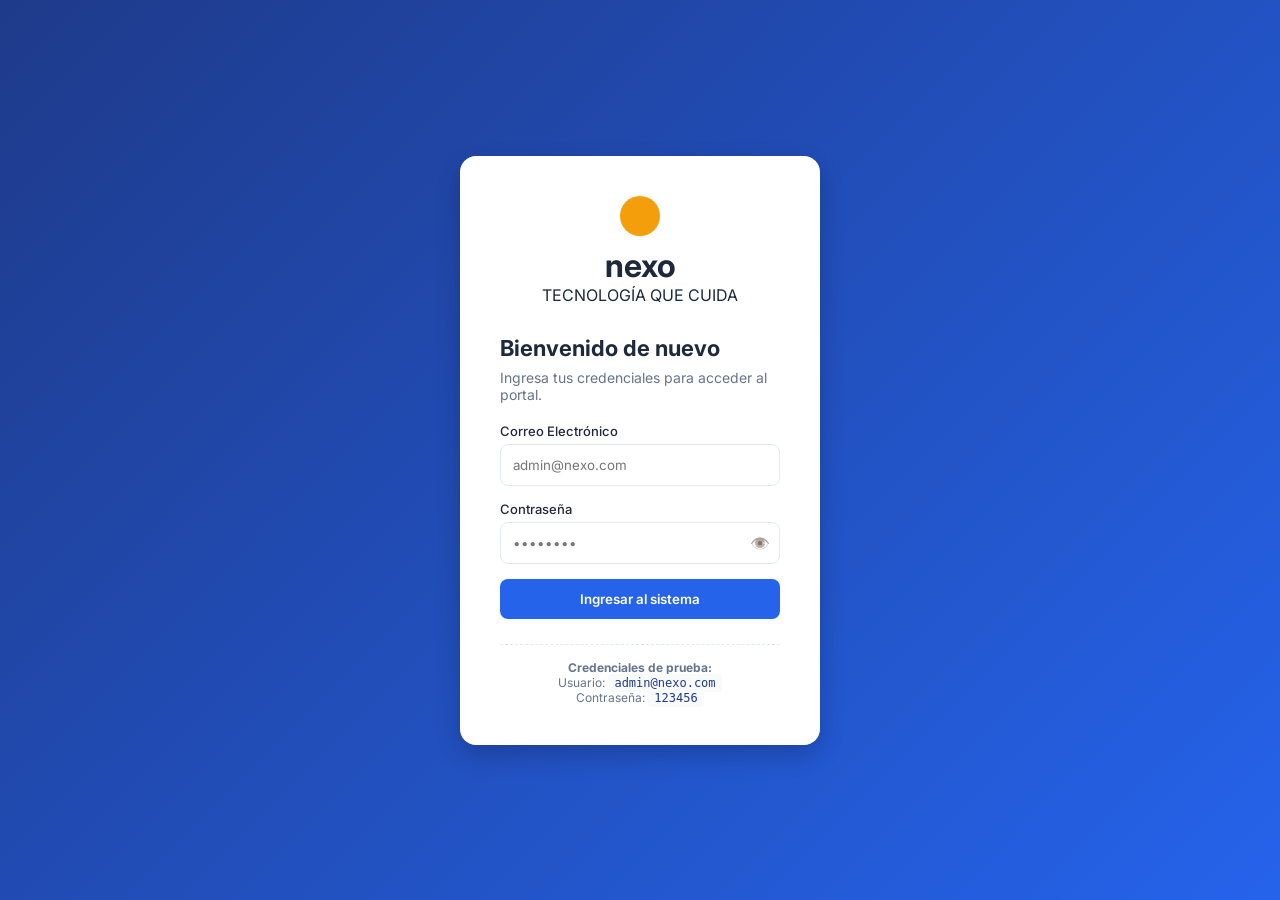
<file: index.html>
<!DOCTYPE html>
<html lang="es">
<head>
    <meta charset="UTF-8">
    <meta name="viewport" content="width=device-width, initial-scale=1.0">
    <title>Login - Nexo</title>
    <link rel="stylesheet" href="./style.css">
    <link href="https://fonts.googleapis.com/css2?family=Inter:wght@400;500;600;700&display=swap" rel="stylesheet">
</head>
<body class="login-body">
    <div class="login-container">
        <div class="login-card">
            <div class="login-logo">
                <div class="logo-icon"></div>
                <h1>nexo</h1>
                <p>TECNOLOGÍA QUE CUIDA</p>
            </div>
            <h2>Bienvenido de nuevo</h2>
            <p class="login-subtitle">Ingresa tus credenciales para acceder al portal.</p>
            
            <!-- Mensaje de error oculto por defecto -->
            <div id="loginError" class="error-msg" style="display: none;">
                ⚠️ Credenciales incorrectas. Inténtalo de nuevo.
            </div>

            <form id="loginForm">
                <div class="input-group">
                    <label for="email">Correo Electrónico</label>
                    <input type="email" id="email" placeholder="admin@nexo.com" required>
                </div>
                <div class="input-group">
                    <label for="password">Contraseña</label>
                    <div class="password-wrapper">
                        <input type="password" id="password" placeholder="••••••••" required>
                        <button type="button" id="togglePassword" class="toggle-pass">👁️</button>
                    </div>
                </div>
                <button type="submit" class="btn-primary">Ingresar al sistema</button>
            </form>
            
            <div class="login-hints">
                <p><strong>Credenciales de prueba:</strong></p>
                <p>Usuario: <code>admin@nexo.com</code></p>
                <p>Contraseña: <code>123456</code></p>
            </div>
        </div>
    </div>
    <script src="./auth.js"></script>
</body>
</html>
</file>
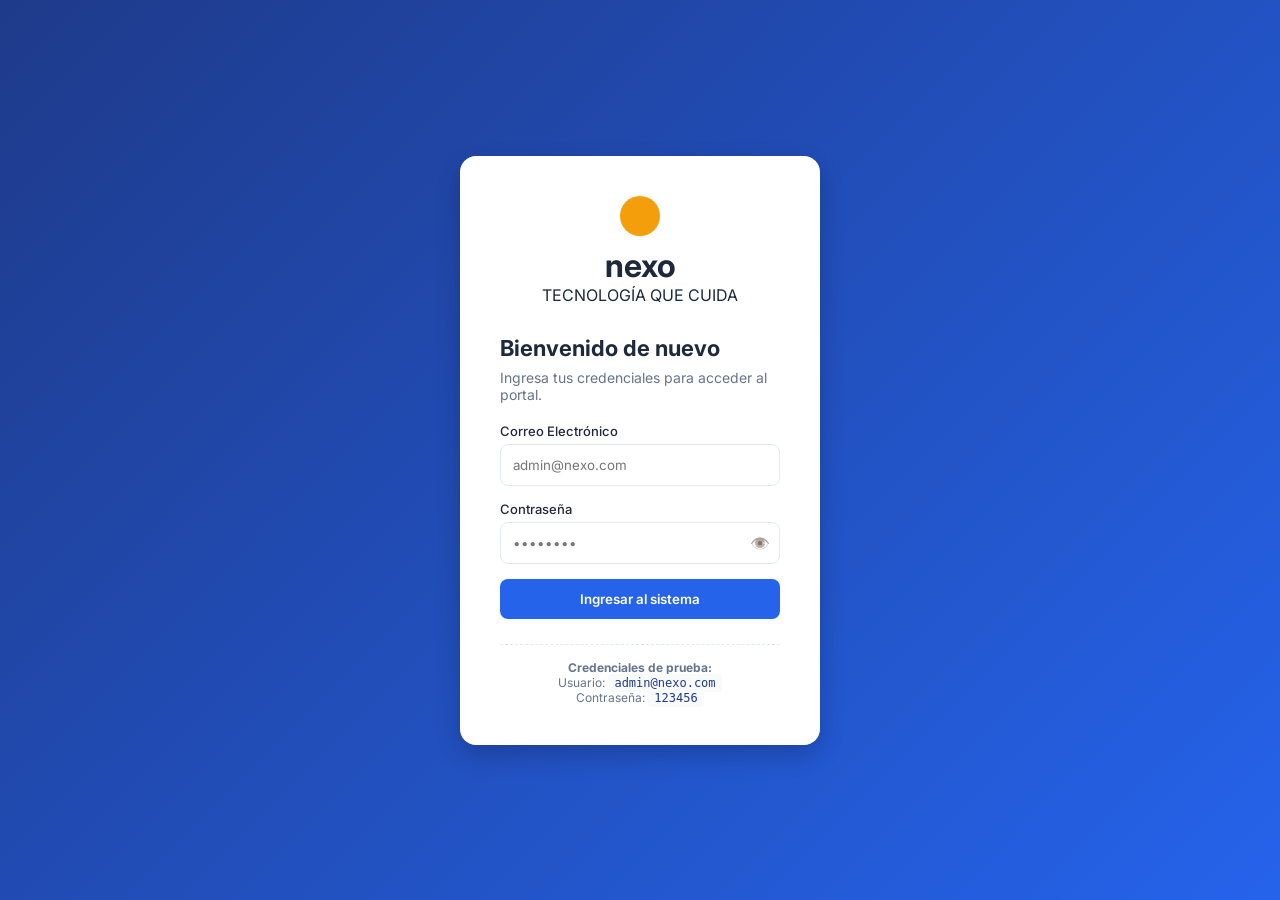
<file: atencion-critica.html>
<!DOCTYPE html>
<html lang="es">
<head>
    <meta charset="UTF-8">
    <meta name="viewport" content="width=device-width, initial-scale=1.0">
    <title>Atención Crítica - Nexo</title>
    <!-- Fuentes -->
    <link href="https://fonts.googleapis.com/css2?family=Inter:wght@400;500;600;700;800&display=swap" rel="stylesheet">
    <!-- CSS Dedicado para esta página (no reutilizado para evitar colisiones) -->
    <link rel="stylesheet" href="./critica.css">
</head>
<body>

    <!-- SIDEBAR (Estructura base) -->
    <aside class="sidebar">
        <div class="sidebar-header">
            <div class="logo">
                <div class="logo-icon">🛡️</div>
                <div>
                    <h1>nexo</h1>
                    <p>TECNOLOGÍA QUE CUIDA</p>
                </div>
            </div>
        </div>

        <div class="tenant-selector">
            <div class="tenant-icon">🏥</div>
            <div>
                <p class="tenant-label">PORTAL DE SOPORTE TI</p>
                <strong>Red Salud Integral</strong>
                <span>12 sedes · Entorno de demostración</span>
            </div>
        </div>

        <nav class="sidebar-nav">
            <p class="nav-section">ESPACIO DE OPERACIÓN</p>
            <a href="inicio.html" class="nav-item">
                <span class="icon">⊞</span> Inicio
            </a>
            <a href="tickets.html" class="nav-item">
                <span class="icon">🎫</span> Tickets <span class="badge">38</span>
            </a>
            <!-- Enlace Activo -->
            <a href="atencion-critica.html" class="nav-item active-critical">
                <span class="icon">🚨</span> Atención crítica
            </a>
            <a href="indicadores.html" class="nav-item">
                <span class="icon">📊</span> Indicadores
            </a>
            <div class="nav-divider"></div>
            <a href="./base-conocimiento.html" class="nav-item">
                <span class="icon">📚</span> Base de conocimiento
            </a>
            <a href="./configuracion.html" class="nav-item">
                <span class="icon">⚙️</span> Configuración
            </a>
        </nav>

        <div class="sidebar-footer">
            <div class="support-card-vibrant">
                <h4>Contigo, las 24 horas</h4>
                <p>El equipo de guardia está disponible para ayudarte.</p>
                <a href="#" class="btn-link-warm">Contactar soporte →</a>
            </div>
        </div>
    </aside>

    <!-- MAIN CONTENT -->
    <main class="main-content">
        <!-- TOPBAR -->
        <header class="topbar">
            <div class="breadcrumbs">Portal de servicio / <strong class="text-red">Atención crítica</strong></div>
            <div class="topbar-right">
                <span class="status-badge-live">● Soporte 24/7 activo</span>
                <span class="datetime">16 oct 2026 · 22:40</span>
                <div class="notification-icon">🔔</div>
                <div class="user-profile-top">
                    <div class="avatar">AV</div>
                    <div>
                        <strong>Julio Velásquez</strong>
                        <span>Coordinador TI</span>
                    </div>
                </div>
            </div>
        </header>

        <div class="page-container">
            <!-- PAGE HEADER -->
            <div class="critical-header">
                <div>
                    <span class="section-label text-red">CONTINUIDAD ASISTENCIAL</span>
                    <h2>Cuando es urgente, estamos aquí</h2>
                    <p>Respuesta coordinada, responsables claros y acompañamiento durante toda la noche.</p>
                </div>
                <button class="btn-critical-pulse">
                    <span class="icon">🚨</span> Activar incidente crítico
                </button>
            </div>

            <!-- BANNER NOCTURNO -->
            <div class="night-shift-banner">
                <div class="banner-left">
                    <div class="moon-icon">🌙</div>
                    <div>
                        <h3>La atención no se detiene a las 22:00.</h3>
                        <p>Guardia nocturna activa · 22:00–06:00 · Cobertura en las 12 sedes</p>
                    </div>
                </div>
                <div class="banner-right">
                    <span class="badge-live">● 3 especialistas disponibles</span>
                    <p><strong>P1:</strong> respuesta ≤ 5 min · resolución ≤ 2 h</p>
                </div>
            </div>

            <!-- TARJETAS DE CONTACTO RÁPIDO -->
            <div class="contact-grid">
                <div class="contact-card border-blue">
                    <div class="contact-header">
                        <span class="icon-large">📞</span>
                        <h4>Línea urgente 24/7</h4>
                    </div>
                    <h3>Extensión 7000</h3>
                    <p>Desde cualquier sede · Atención inmediata</p>
                    <a href="#" class="contact-link">Llamar a la guardia →</a>
                </div>
                <div class="contact-card border-red">
                    <div class="contact-header">
                        <span class="icon-large">💬</span>
                        <h4>Canal de crisis</h4>
                    </div>
                    <h3>Sala · Incidentes críticos</h3>
                    <p>Coordinación TI + referentes clínicos</p>
                    <a href="#" class="contact-link">Entrar a la sala →</a>
                </div>
                <div class="contact-card border-orange">
                    <div class="contact-header">
                        <span class="icon-large">📡</span>
                        <h4>Respaldo de guardia</h4>
                    </div>
                    <h3>Extensión 7001</h3>
                    <p>Si no hay respuesta en 2 min, usa el respaldo</p>
                    <a href="#" class="contact-link">Contactar respaldo →</a>
                </div>
            </div>

            <!-- GRID PRINCIPAL: PROTOCOLO Y DETALLE -->
            <div class="critical-main-grid">
                
                <!-- COLUMNA IZQUIERDA: PROTOCOLO -->
                <div class="panel-protocol">
                    <div class="panel-header">
                        <h3>Protocolo de respuesta rápida · P1</h3>
                        <a href="#" class="link-blue">Ver guía completa ↗</a>
                    </div>
                    <p class="protocol-desc">Se activa ante indisponibilidad de un servicio médico sin alternativa segura, interrupción de un área crítica o afectación multisede.</p>

                    <div class="timeline">
                        <!-- Paso 1 -->
                        <div class="timeline-step completed">
                            <div class="step-indicator">✓</div>
                            <div class="step-content">
                                <div class="step-header">
                                    <h4>Activar y confirmar</h4>
                                    <span class="badge-time">0–5 min</span>
                                </div>
                                <p><strong>Guardia N1 · Laura Méndez · Completado</strong></p>
                                <small>Abrir ticket P1, validar impacto clínico y avisar al coordinador. Confirmar recepción en ≤ 5 min.</small>
                            </div>
                        </div>

                        <!-- Paso 2 -->
                        <div class="timeline-step completed">
                            <div class="step-indicator">✓</div>
                            <div class="step-content">
                                <div class="step-header">
                                    <h4>Proteger la continuidad</h4>
                                    <span class="badge-time">5–15 min</span>
                                </div>
                                <p><strong>Referente clínico + N1 · Completado</strong></p>
                                <small>Activar contingencia validada por el área. No reiniciar sistemas clínicos sin autorización.</small>
                            </div>
                        </div>

                        <!-- Paso 3 -->
                        <div class="timeline-step active">
                            <div class="step-indicator">03</div>
                            <div class="step-content">
                                <div class="step-header">
                                    <h4>Movilizar especialistas</h4>
                                    <span class="badge-time badge-warning">≤ 30 min</span>
                                </div>
                                <p><strong>Nivel 2 · Diego Ruiz · En curso</strong></p>
                                <small>Escalar con evidencias, acciones previas y alcance. Involucrar N3 si no hay recuperación a las 23:00.</small>
                            </div>
                        </div>

                        <!-- Paso 4 -->
                        <div class="timeline-step pending">
                            <div class="step-indicator">04</div>
                            <div class="step-content">
                                <div class="step-header">
                                    <h4>Restaurar y verificar</h4>
                                    <span class="badge-time">Objetivo ≤ 2 h</span>
                                </div>
                                <p><strong>N2 + referente del servicio · Pendiente</strong></p>
                                <small>Validar el servicio con el área clínica, comunicar recuperación y documentar causa. Revisión en 24 h.</small>
                            </div>
                        </div>
                    </div>

                    <div class="protocol-footer">
                        🛡️ Protocolo vigente v2.4 · Revisión: 01 oct 2026
                    </div>
                </div>

                <!-- COLUMNA DERECHA: INCIDENTE Y EQUIPO -->
                <div class="panel-sidebar">
                    
                    <!-- Incidente Activo -->
                    <div class="incident-active-card">
                        <div class="incident-top">
                            <span class="incident-id">INC-2481</span>
                            <span class="badge-critical-pulse">● P1 · Crítica</span>
                        </div>
                        <h3>Intermitencia en visor de imágenes PACS</h3>
                        <p class="incident-location">Hospital Central · Radiología</p>
                        
                        <div class="incident-status-row">
                            <span class="badge-level">● Nivel 2 en atención</span>
                            <span class="sla-timer">SLA 1 h 32 min</span>
                        </div>
                        
                        <p class="incident-note">Contingencia activa · Próximo aviso a las 22:45. Actualizaciones cada 15 min.</p>
                        
                        <button class="btn-incident-action">↗ Abrir seguimiento del incidente</button>
                    </div>

                    <!-- Equipo de Guardia -->
                    <div class="team-card">
                        <div class="panel-header">
                            <h3>Equipo de guardia</h3>
                            <a href="#" class="link-blue">Ver calendario ↗</a>
                        </div>
                        <div class="team-list">
                            <div class="team-member">
                                <div class="avatar-team lm">LM</div>
                                <div class="team-info">
                                    <strong>Laura Méndez</strong>
                                    <span>N1 · Primer contacto</span>
                                </div>
                                <span class="status-dot online">En línea</span>
                            </div>
                            <div class="team-member">
                                <div class="avatar-team dr">DR</div>
                                <div class="team-info">
                                    <strong>Diego Ruiz</strong>
                                    <span>N2 · Sistemas clínicos</span>
                                </div>
                                <span class="status-dot busy">En atención</span>
                            </div>
                            <div class="team-member">
                                <div class="avatar-team cp">CP</div>
                                <div class="team-info">
                                    <strong>Carlos Peña</strong>
                                    <span>N2 · Infraestructura</span>
                                </div>
                                <span class="status-dot online">En línea</span>
                            </div>
                        </div>
                        <div class="team-footer">
                            Respaldo N3: proveedor PACS de guardia. Escalamiento a través de Ana Vargas, coordinadora.
                        </div>
                    </div>
                </div>
            </div>

            <!-- BANNER INFERIOR -->
            <div class="safety-banner">
                <span class="icon">🛡️</span>
                <p><strong>Primero, la seguridad clínica.</strong> Coordina cualquier cambio con el referente del área. Registra cada acción en el ticket y nunca compartas datos de pacientes en los canales de soporte.</p>
            </div>
        </div>
    </main>

    <!-- CHATBOT FLOTANTE DEDICADO -->
    <div class="chat-wrapper-critica">
        <div class="chat-window-critica" id="criticaChatWindow">
            <div class="chat-head-critica">
                <div>
                    <h4>Canal de Crisis</h4>
                    <span>🟢 Conectado a Guardia N2</span>
                </div>
                <button id="closeCriticaChat" class="close-btn">×</button>
            </div>
            <div class="chat-body-critica" id="criticaChatBody">
                <div class="msg-bot">
                    Estás en el canal de atención crítica. ¿Requieres asistencia inmediata para el incidente INC-2481?
                </div>
                <div class="quick-actions-critica" id="criticaQuickActions">
                    <button onclick="sendCriticaReply('Sí, el PACS sigue caído')">Sí, el PACS sigue caído</button>
                    <button onclick="sendCriticaReply('Necesito contactar a Diego Ruiz')">Contactar a Diego Ruiz</button>
                </div>
            </div>
            <form class="chat-input-area" id="criticaChatForm">
                <input type="text" id="criticaChatInput" placeholder="Escribe al equipo de guardia..." autocomplete="off">
                <button type="submit">➤</button>
            </form>
        </div>
        <button class="chat-fab-critica" id="openCriticaChat">🚨</button>
    </div>

    <!-- Script Dedicado -->
    <script src="./critica.js"></script>
</body>
</html>
</file>
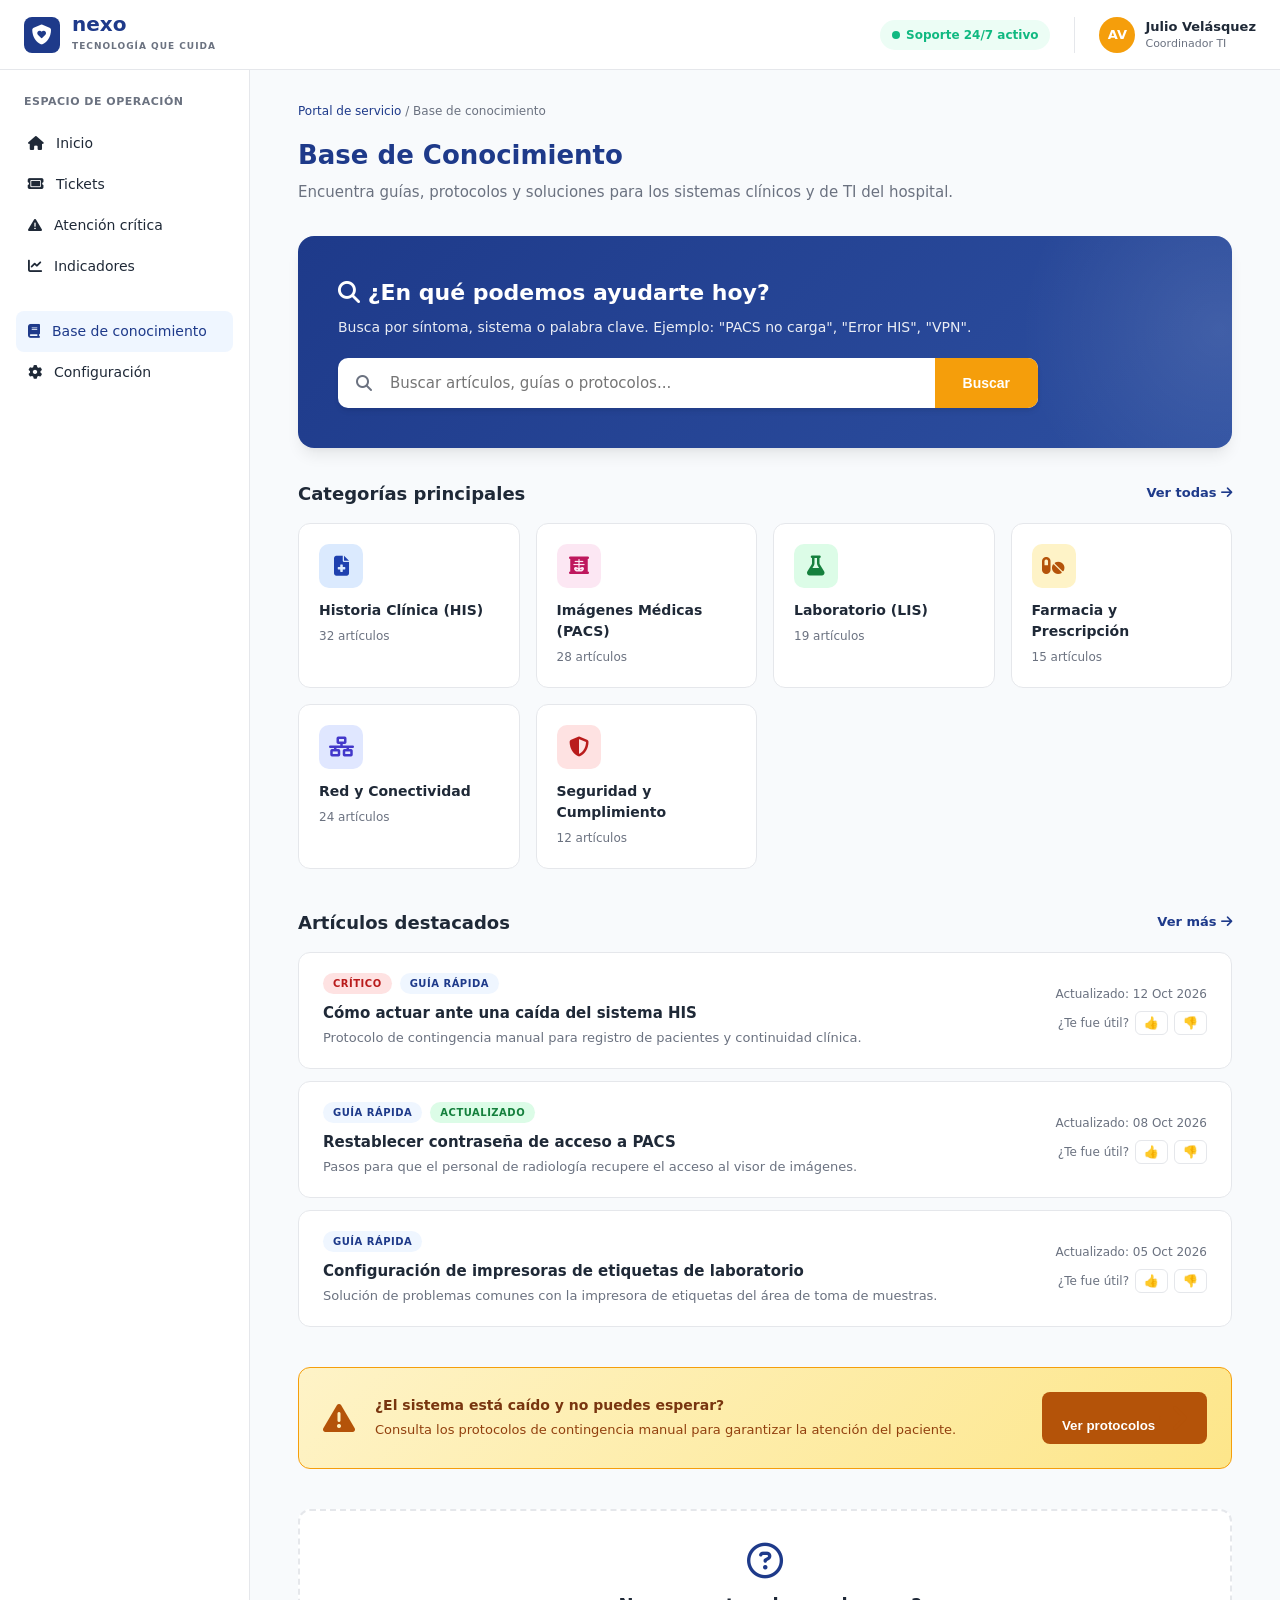
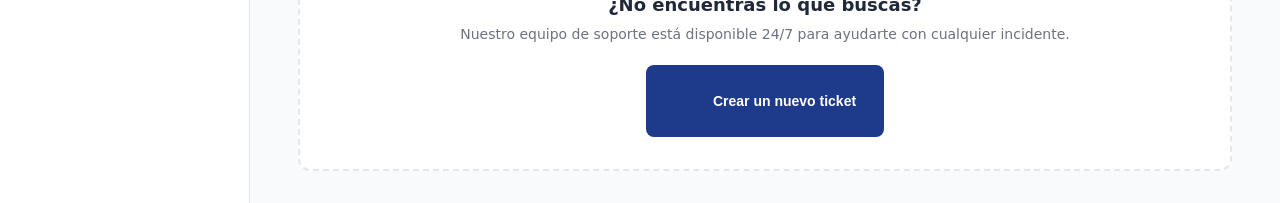
<file: base-conocimiento.html>
<!DOCTYPE html>
<html lang="es">
<head>
    <meta charset="UTF-8">
    <meta name="viewport" content="width=device-width, initial-scale=1.0">
    <title>Nexo - Base de Conocimiento</title>
    <link rel="stylesheet" href="https://cdnjs.cloudflare.com/ajax/libs/font-awesome/6.4.0/css/all.min.css">
    <style>
        /* =========================================
           VARIABLES DE DISEÑO (TEMAS)
           ========================================= */
        :root {
            --primary-blue: #1e3a8a;
            --primary-blue-hover: #1e40af;
            --secondary-blue: #eff6ff;
            --bg-color: #f8fafc;
            --card-bg: #ffffff;
            --sidebar-bg: #ffffff;
            --text-main: #1f2937;
            --text-muted: #6b7280;
            --border-color: #e5e7eb;
            --danger-red: #ef4444;
            --success-green: #10b981;
            --warning-orange: #f59e0b;
            --font-family: 'Segoe UI', system-ui, -apple-system, sans-serif;
            --input-bg: #ffffff;
            --shadow-sm: 0 1px 2px 0 rgba(0, 0, 0, 0.05);
            --shadow-md: 0 4px 6px -1px rgba(0, 0, 0, 0.07), 0 2px 4px -1px rgba(0, 0, 0, 0.04);
            --shadow-lg: 0 10px 15px -3px rgba(0, 0, 0, 0.08), 0 4px 6px -2px rgba(0, 0, 0, 0.04);
        }

        [data-theme="dark"] {
            --primary-blue: #3b82f6;
            --primary-blue-hover: #60a5fa;
            --secondary-blue: #1e293b;
            --bg-color: #0f172a;
            --card-bg: #1e293b;
            --sidebar-bg: #1e293b;
            --text-main: #f3f4f6;
            --text-muted: #9ca3af;
            --border-color: #334155;
            --input-bg: #0f172a;
        }

        * {
            box-sizing: border-box;
            margin: 0;
            padding: 0;
            transition: background-color 0.3s, color 0.3s, border-color 0.3s;
        }

        body {
            font-family: var(--font-family);
            background-color: var(--bg-color);
            color: var(--text-main);
            font-size: 14px;
            line-height: 1.5;
        }

        /* =========================================
           HEADER
           ========================================= */
        .top-header {
            display: flex;
            justify-content: space-between;
            align-items: center;
            background-color: var(--card-bg);
            padding: 12px 24px;
            border-bottom: 1px solid var(--border-color);
            height: 70px;
            position: sticky;
            top: 0;
            z-index: 100;
        }

        .logo-area { display: flex; align-items: center; gap: 12px; }
        .logo-icon {
            background-color: var(--primary-blue);
            color: white;
            width: 36px; height: 36px;
            border-radius: 8px;
            display: flex; justify-content: center; align-items: center;
            font-size: 20px;
        }
        .logo-text h1 { font-size: 20px; color: var(--primary-blue); line-height: 1; }
        .logo-text span { font-size: 9px; letter-spacing: 1px; color: var(--text-muted); font-weight: 600; }

        .header-right { display: flex; align-items: center; gap: 24px; color: var(--text-muted); font-size: 13px; }
        .status-badge {
            display: flex; align-items: center; gap: 6px;
            background-color: #ecfdf5; color: var(--success-green);
            padding: 6px 12px; border-radius: 20px; font-weight: 600; font-size: 12px;
        }
        [data-theme="dark"] .status-badge { background-color: rgba(16, 185, 129, 0.2); }
        .status-badge .dot { width: 8px; height: 8px; background-color: var(--success-green); border-radius: 50%; animation: pulse 2s infinite; }

        @keyframes pulse {
            0% { box-shadow: 0 0 0 0 rgba(16, 185, 129, 0.6); }
            70% { box-shadow: 0 0 0 6px rgba(16, 185, 129, 0); }
            100% { box-shadow: 0 0 0 0 rgba(16, 185, 129, 0); }
        }

        .user-profile { display: flex; align-items: center; gap: 10px; border-left: 1px solid var(--border-color); padding-left: 24px; }
        .avatar {
            background-color: var(--warning-orange); color: white;
            width: 36px; height: 36px; border-radius: 50%;
            display: flex; justify-content: center; align-items: center; font-weight: bold;
        }
        .user-info { display: flex; flex-direction: column; }
        .user-info .name { font-weight: 600; color: var(--text-main); }
        .user-info .role { font-size: 11px; }

        /* =========================================
           LAYOUT
           ========================================= */
        .main-layout { display: flex; min-height: calc(100vh - 70px); }

        .sidebar {
            width: 250px;
            background-color: var(--sidebar-bg);
            border-right: 1px solid var(--border-color);
            padding: 24px 16px;
            flex-shrink: 0;
        }
        .sidebar-section { margin-bottom: 24px; }
        .section-title { font-size: 11px; font-weight: 700; color: var(--text-muted); margin-bottom: 12px; display: block; padding-left: 8px; letter-spacing: 0.5px; }
        .nav-links { list-style: none; }
        .nav-links li a {
            display: flex; align-items: center; gap: 12px;
            padding: 10px 12px; text-decoration: none;
            color: var(--text-main); border-radius: 8px; font-weight: 500;
            transition: background-color 0.2s, transform 0.2s;
        }
        .nav-links li a:hover { background-color: var(--bg-color); transform: translateX(2px); }
        .nav-links li.active a { background-color: var(--secondary-blue); color: var(--primary-blue); }

        /* =========================================
           CONTENIDO PRINCIPAL
           ========================================= */
        .content-area { flex: 1; padding: 32px 48px; max-width: 1100px; margin: 0 auto; }

        .breadcrumb { font-size: 12px; color: var(--text-muted); margin-bottom: 16px; }
        .breadcrumb a { color: var(--primary-blue); text-decoration: none; }

        .page-header { margin-bottom: 32px; animation: fadeInUp 0.6s ease-out; }
        .page-header h2 { font-size: 26px; color: var(--primary-blue); margin-bottom: 6px; }
        .page-header p { color: var(--text-muted); font-size: 15px; }

        /* --- BUSCADOR --- */
        .search-hero {
            background: linear-gradient(135deg, var(--primary-blue) 0%, #2d4fa0 100%);
            border-radius: 16px;
            padding: 40px;
            color: white;
            margin-bottom: 32px;
            box-shadow: var(--shadow-lg);
            animation: fadeInUp 0.6s ease-out 0.1s both;
            position: relative;
            overflow: hidden;
        }
        .search-hero::after {
            content: '';
            position: absolute;
            top: -50%; right: -20%;
            width: 400px; height: 400px;
            background: radial-gradient(circle, rgba(255,255,255,0.1) 0%, transparent 70%);
            border-radius: 50%;
            pointer-events: none;
        }
        .search-hero h3 { font-size: 22px; margin-bottom: 8px; font-weight: 600; }
        .search-hero p { opacity: 0.9; margin-bottom: 20px; font-size: 14px; }

        .search-bar {
            display: flex;
            background: white;
            border-radius: 10px;
            overflow: hidden;
            box-shadow: var(--shadow-md);
            max-width: 700px;
            position: relative;
            z-index: 1;
        }
        .search-bar i { align-self: center; padding-left: 18px; color: var(--text-muted); font-size: 16px; }
        .search-bar input {
            flex: 1;
            border: none;
            padding: 16px 18px;
            font-size: 15px;
            font-family: var(--font-family);
            color: var(--text-main);
            outline: none;
        }
        .search-bar button {
            background-color: var(--warning-orange);
            color: white;
            border: none;
            padding: 0 28px;
            font-weight: 600;
            cursor: pointer;
            font-size: 14px;
            transition: background-color 0.2s;
        }
        .search-bar button:hover { background-color: #d97706; }

        /* --- CATEGORÍAS --- */
        .section-heading {
            display: flex;
            justify-content: space-between;
            align-items: center;
            margin-bottom: 16px;
            animation: fadeInUp 0.6s ease-out 0.2s both;
        }
        .section-heading h3 { font-size: 18px; color: var(--text-main); }
        .section-heading a { color: var(--primary-blue); text-decoration: none; font-size: 13px; font-weight: 600; }

        .categories-grid {
            display: grid;
            grid-template-columns: repeat(auto-fill, minmax(220px, 1fr));
            gap: 16px;
            margin-bottom: 40px;
        }

        .category-card {
            background-color: var(--card-bg);
            border: 1px solid var(--border-color);
            border-radius: 12px;
            padding: 20px;
            cursor: pointer;
            transition: transform 0.25s ease, box-shadow 0.25s ease, border-color 0.25s ease;
            animation: fadeInUp 0.5s ease-out both;
        }
        .category-card:hover {
            transform: translateY(-4px);
            box-shadow: var(--shadow-md);
            border-color: var(--primary-blue);
        }
        .category-icon {
            width: 44px; height: 44px;
            border-radius: 10px;
            display: flex; justify-content: center; align-items: center;
            font-size: 20px;
            margin-bottom: 12px;
            transition: transform 0.3s ease;
        }
        .category-card:hover .category-icon { transform: scale(1.1) rotate(-3deg); }
        .category-card h4 { font-size: 14px; margin-bottom: 4px; color: var(--text-main); }
        .category-card span { font-size: 12px; color: var(--text-muted); }

        /* Colores de íconos por categoría */
        .cat-his { background: #dbeafe; color: #1e40af; }
        .cat-pacs { background: #fce7f3; color: #be185d; }
        .cat-lis { background: #dcfce7; color: #15803d; }
        .cat-farmacia { background: #fef3c7; color: #b45309; }
        .cat-red { background: #e0e7ff; color: #4338ca; }
        .cat-seguridad { background: #fee2e2; color: #b91c1c; }

        [data-theme="dark"] .cat-his { background: rgba(59,130,246,0.15); color: #60a5fa; }
        [data-theme="dark"] .cat-pacs { background: rgba(236,72,153,0.15); color: #f472b6; }
        [data-theme="dark"] .cat-lis { background: rgba(34,197,94,0.15); color: #4ade80; }
        [data-theme="dark"] .cat-farmacia { background: rgba(245,158,11,0.15); color: #fbbf24; }
        [data-theme="dark"] .cat-red { background: rgba(99,102,241,0.15); color: #818cf8; }
        [data-theme="dark"] .cat-seguridad { background: rgba(239,68,68,0.15); color: #f87171; }

        /* --- ARTÍCULOS DESTACADOS --- */
        .articles-list { display: flex; flex-direction: column; gap: 12px; margin-bottom: 40px; }

        .article-card {
            background-color: var(--card-bg);
            border: 1px solid var(--border-color);
            border-radius: 12px;
            padding: 20px 24px;
            display: flex;
            justify-content: space-between;
            align-items: center;
            gap: 20px;
            transition: transform 0.2s ease, box-shadow 0.2s ease;
            animation: fadeInUp 0.5s ease-out both;
            cursor: pointer;
        }
        .article-card:hover {
            transform: translateX(4px);
            box-shadow: var(--shadow-md);
            border-left: 4px solid var(--primary-blue);
        }
        .article-main { flex: 1; }
        .article-tags { display: flex; gap: 8px; margin-bottom: 8px; flex-wrap: wrap; }
        .tag {
            font-size: 10px;
            font-weight: 700;
            padding: 3px 10px;
            border-radius: 20px;
            text-transform: uppercase;
            letter-spacing: 0.5px;
        }
        .tag-critical { background: #fee2e2; color: #b91c1c; }
        .tag-guide { background: var(--secondary-blue); color: var(--primary-blue); }
        .tag-updated { background: #dcfce7; color: #15803d; }
        [data-theme="dark"] .tag-critical { background: rgba(239,68,68,0.2); color: #f87171; }
        [data-theme="dark"] .tag-updated { background: rgba(34,197,94,0.2); color: #4ade80; }

        .article-card h4 { font-size: 15px; margin-bottom: 4px; color: var(--text-main); }
        .article-card p { font-size: 13px; color: var(--text-muted); }

        .article-meta {
            display: flex;
            flex-direction: column;
            align-items: flex-end;
            gap: 8px;
            font-size: 12px;
            color: var(--text-muted);
            flex-shrink: 0;
        }
        .usefulness { display: flex; gap: 6px; align-items: center; }
        .usefulness button {
            background: none;
            border: 1px solid var(--border-color);
            border-radius: 6px;
            padding: 4px 8px;
            cursor: pointer;
            color: var(--text-muted);
            font-size: 12px;
            transition: all 0.2s;
        }
        .usefulness button:hover { background: var(--secondary-blue); color: var(--primary-blue); border-color: var(--primary-blue); }

        /* --- SECCIÓN CONTINGENCIA --- */
        .contingency-box {
            background: linear-gradient(135deg, #fef3c7 0%, #fde68a 100%);
            border: 1px solid #f59e0b;
            border-radius: 12px;
            padding: 24px;
            margin-bottom: 40px;
            display: flex;
            gap: 20px;
            align-items: center;
            animation: fadeInUp 0.6s ease-out 0.3s both;
        }
        [data-theme="dark"] .contingency-box { background: linear-gradient(135deg, #422006 0%, #78350f 100%); border-color: #b45309; }
        .contingency-box i { font-size: 32px; color: #b45309; }
        [data-theme="dark"] .contingency-box i { color: #fbbf24; }
        .contingency-box h4 { color: #78350f; margin-bottom: 4px; }
        [data-theme="dark"] .contingency-box h4 { color: #fef3c7; }
        .contingency-box p { color: #92400e; font-size: 13px; }
        [data-theme="dark"] .contingency-box p { color: #fde68a; }
        .contingency-box .btn-contingency {
            margin-left: auto;
            background: #b45309;
            color: white;
            border: none;
            padding: 10px 20px;
            border-radius: 8px;
            font-weight: 600;
            cursor: pointer;
            white-space: nowrap;
            transition: background 0.2s;
        }
        .contingency-box .btn-contingency:hover { background: #92400e; }

        /* --- CTA CREAR TICKET --- */
        .cta-ticket {
            background-color: var(--card-bg);
            border: 2px dashed var(--border-color);
            border-radius: 12px;
            padding: 32px;
            text-align: center;
            animation: fadeInUp 0.6s ease-out 0.4s both;
        }
        .cta-ticket i { font-size: 36px; color: var(--primary-blue); margin-bottom: 12px; }
        .cta-ticket h4 { font-size: 18px; margin-bottom: 6px; }
        .cta-ticket p { color: var(--text-muted); margin-bottom: 20px; }
        .btn-primary {
            background-color: var(--primary-blue);
            color: white;
            border: none;
            padding: 12px 28px;
            border-radius: 8px;
            font-weight: 600;
            cursor: pointer;
            font-size: 14px;
            transition: background-color 0.2s, transform 0.2s;
            display: inline-flex;
            align-items: center;
            gap: 8px;
        }
        .btn-primary:hover { background-color: var(--primary-blue-hover); transform: translateY(-2px); }

        /* --- ANIMACIONES --- */
        @keyframes fadeInUp {
            from { opacity: 0; transform: translateY(15px); }
            to { opacity: 1; transform: translateY(0); }
        }

        /* Aplicar retraso escalonado a las categorías y artículos */
        .category-card:nth-child(1) { animation-delay: 0.15s; }
        .category-card:nth-child(2) { animation-delay: 0.20s; }
        .category-card:nth-child(3) { animation-delay: 0.25s; }
        .category-card:nth-child(4) { animation-delay: 0.30s; }
        .category-card:nth-child(5) { animation-delay: 0.35s; }
        .category-card:nth-child(6) { animation-delay: 0.40s; }

        .article-card:nth-child(1) { animation-delay: 0.25s; }
        .article-card:nth-child(2) { animation-delay: 0.30s; }
        .article-card:nth-child(3) { animation-delay: 0.35s; }

        /* --- RESPONSIVE --- */
        @media (max-width: 900px) {
            .main-layout { flex-direction: column; }
            .sidebar { width: 100%; border-right: none; border-bottom: 1px solid var(--border-color); padding: 16px; }
            .content-area { padding: 24px 16px; }
            .search-hero { padding: 24px; }
            .search-bar button { padding: 0 16px; }
            .article-card { flex-direction: column; align-items: flex-start; }
            .article-meta { align-items: flex-start; flex-direction: row; width: 100%; justify-content: space-between; }
            .contingency-box { flex-direction: column; text-align: center; }
            .contingency-box .btn-contingency { margin-left: 0; width: 100%; }
        }
    </style>
</head>
<body>

    <!-- Header -->
    <header class="top-header">
        <div class="logo-area">
            <div class="logo-icon"><i class="fa-solid fa-shield-heart"></i></div>
            <div class="logo-text">
                <h1>nexo</h1>
                <span>TECNOLOGÍA QUE CUIDA</span>
            </div>
        </div>
        <div class="header-right">
            <span class="status-badge"><span class="dot"></span> Soporte 24/7 activo</span>
            <div class="user-profile">
                <div class="avatar">AV</div>
                <div class="user-info">
                    <span class="name">Julio Velásquez</span>
                    <span class="role">Coordinador TI</span>
                </div>
            </div>
        </div>
    </header>

    <!-- Layout -->
    <div class="main-layout">
        
        <!-- Sidebar -->
        <aside class="sidebar">
            <div class="sidebar-section">
                <span class="section-title">ESPACIO DE OPERACIÓN</span>
                <ul class="nav-links">
                    <li><a href="./inicio.html"><i class="fa-solid fa-house"></i> Inicio</a></li>
                    <li><a href="./tickets.html"><i class="fa-solid fa-ticket"></i> Tickets</a></li>
                    <li><a href="#"><i class="fa-solid fa-triangle-exclamation"></i> Atención crítica</a></li>
                    <li><a href="./indicadores.html"><i class="fa-solid fa-chart-line"></i> Indicadores</a></li>
                </ul>
            </div>
            <div class="sidebar-section">
                <ul class="nav-links">
                    <li class="active"><a href="./base-conocimiento.html"><i class="fa-solid fa-book"></i> Base de conocimiento</a></li>
                    <li><a href="./configuracion.html"><i class="fa-solid fa-gear"></i> Configuración</a></li>
                </ul>
            </div>
        </aside>

        <!-- Contenido Principal -->
        <main class="content-area">
            <div class="breadcrumb">
                <a href="#">Portal de servicio</a> / <span>Base de conocimiento</span>
            </div>

            <div class="page-header">
                <h2>Base de Conocimiento</h2>
                <p>Encuentra guías, protocolos y soluciones para los sistemas clínicos y de TI del hospital.</p>
            </div>

            <!-- Buscador Hero -->
            <div class="search-hero">
                <h3><i class="fa-solid fa-magnifying-glass"></i> ¿En qué podemos ayudarte hoy?</h3>
                <p>Busca por síntoma, sistema o palabra clave. Ejemplo: "PACS no carga", "Error HIS", "VPN".</p>
                <div class="search-bar">
                    <i class="fa-solid fa-search"></i>
                    <input type="text" id="kbSearch" placeholder="Buscar artículos, guías o protocolos...">
                    <button onclick="alert('Buscando artículos... (simulación)')">Buscar</button>
                </div>
            </div>

            <!-- Categorías -->
            <div class="section-heading">
                <h3>Categorías principales</h3>
                <a href="#">Ver todas <i class="fa-solid fa-arrow-right"></i></a>
            </div>
            <div class="categories-grid">
                <div class="category-card">
                    <div class="category-icon cat-his"><i class="fa-solid fa-file-medical"></i></div>
                    <h4>Historia Clínica (HIS)</h4>
                    <span>32 artículos</span>
                </div>
                <div class="category-card">
                    <div class="category-icon cat-pacs"><i class="fa-solid fa-x-ray"></i></div>
                    <h4>Imágenes Médicas (PACS)</h4>
                    <span>28 artículos</span>
                </div>
                <div class="category-card">
                    <div class="category-icon cat-lis"><i class="fa-solid fa-flask"></i></div>
                    <h4>Laboratorio (LIS)</h4>
                    <span>19 artículos</span>
                </div>
                <div class="category-card">
                    <div class="category-icon cat-farmacia"><i class="fa-solid fa-pills"></i></div>
                    <h4>Farmacia y Prescripción</h4>
                    <span>15 artículos</span>
                </div>
                <div class="category-card">
                    <div class="category-icon cat-red"><i class="fa-solid fa-network-wired"></i></div>
                    <h4>Red y Conectividad</h4>
                    <span>24 artículos</span>
                </div>
                <div class="category-card">
                    <div class="category-icon cat-seguridad"><i class="fa-solid fa-shield-halved"></i></div>
                    <h4>Seguridad y Cumplimiento</h4>
                    <span>12 artículos</span>
                </div>
            </div>

            <!-- Artículos Destacados -->
            <div class="section-heading">
                <h3>Artículos destacados</h3>
                <a href="#">Ver más <i class="fa-solid fa-arrow-right"></i></a>
            </div>
            <div class="articles-list">
                <div class="article-card">
                    <div class="article-main">
                        <div class="article-tags">
                            <span class="tag tag-critical">Crítico</span>
                            <span class="tag tag-guide">Guía rápida</span>
                        </div>
                        <h4>Cómo actuar ante una caída del sistema HIS</h4>
                        <p>Protocolo de contingencia manual para registro de pacientes y continuidad clínica.</p>
                    </div>
                    <div class="article-meta">
                        <span>Actualizado: 12 Oct 2026</span>
                        <div class="usefulness">
                            <span>¿Te fue útil?</span>
                            <button onclick="this.innerHTML='<i class=\'fa-solid fa-thumbs-up\'></i> ¡Gracias!'">👍</button>
                            <button onclick="this.innerHTML='<i class=\'fa-solid fa-thumbs-down\'></i> Lo sentimos'">👎</button>
                        </div>
                    </div>
                </div>
                <div class="article-card">
                    <div class="article-main">
                        <div class="article-tags">
                            <span class="tag tag-guide">Guía rápida</span>
                            <span class="tag tag-updated">Actualizado</span>
                        </div>
                        <h4>Restablecer contraseña de acceso a PACS</h4>
                        <p>Pasos para que el personal de radiología recupere el acceso al visor de imágenes.</p>
                    </div>
                    <div class="article-meta">
                        <span>Actualizado: 08 Oct 2026</span>
                        <div class="usefulness">
                            <span>¿Te fue útil?</span>
                            <button onclick="this.innerHTML='<i class=\'fa-solid fa-thumbs-up\'></i> ¡Gracias!'">👍</button>
                            <button onclick="this.innerHTML='<i class=\'fa-solid fa-thumbs-down\'></i> Lo sentimos'">👎</button>
                        </div>
                    </div>
                </div>
                <div class="article-card">
                    <div class="article-main">
                        <div class="article-tags">
                            <span class="tag tag-guide">Guía rápida</span>
                        </div>
                        <h4>Configuración de impresoras de etiquetas de laboratorio</h4>
                        <p>Solución de problemas comunes con la impresora de etiquetas del área de toma de muestras.</p>
                    </div>
                    <div class="article-meta">
                        <span>Actualizado: 05 Oct 2026</span>
                        <div class="usefulness">
                            <span>¿Te fue útil?</span>
                            <button onclick="this.innerHTML='<i class=\'fa-solid fa-thumbs-up\'></i> ¡Gracias!'">👍</button>
                            <button onclick="this.innerHTML='<i class=\'fa-solid fa-thumbs-down\'></i> Lo sentimos'">👎</button>
                        </div>
                    </div>
                </div>
            </div>

            <!-- Sección de Contingencia -->
            <div class="contingency-box">
                <i class="fa-solid fa-triangle-exclamation"></i>
                <div>
                    <h4>¿El sistema está caído y no puedes esperar?</h4>
                    <p>Consulta los protocolos de contingencia manual para garantizar la atención del paciente.</p>
                </div>
                <button class="btn-contingency" onclick="alert('Abriendo protocolos de contingencia...')">Ver protocolos <i class="fa-solid fa-arrow-right"></i></button>
            </div>

            <!-- CTA Crear Ticket -->
            <div class="cta-ticket">
                <i class="fa-regular fa-circle-question"></i>
                <h4>¿No encuentras lo que buscas?</h4>
                <p>Nuestro equipo de soporte está disponible 24/7 para ayudarte con cualquier incidente.</p>
                <button class="btn-primary" onclick="alert('Redirigiendo al formulario de creación de ticket...')">
                    <i class="fa-solid fa-plus"></i> Crear un nuevo ticket
                </button>
            </div>

        </main>
    </div>

    <!-- Script para modo oscuro (opcional, si quieres que persista) -->
    <script>
        document.addEventListener('DOMContentLoaded', () => {
            const savedTheme = localStorage.getItem('nexo-theme');
            if (savedTheme === 'dark') {
                document.documentElement.setAttribute('data-theme', 'dark');
            }
        });
    </script>
</body>
</html>
</file>
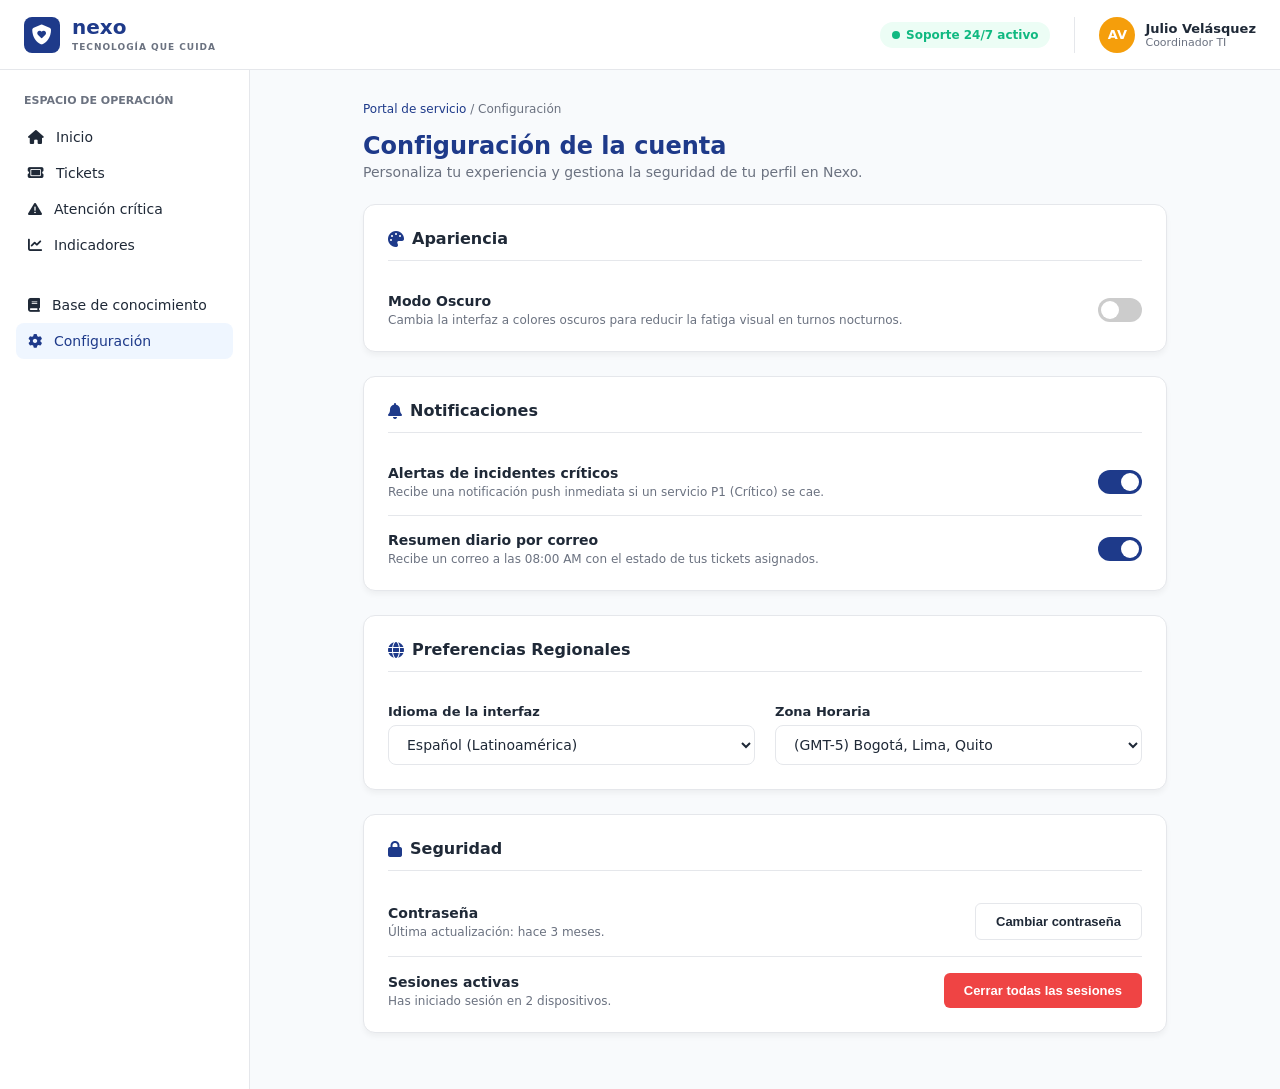
<file: configuracion.html>
<!DOCTYPE html>
<html lang="es">
<head>
    <meta charset="UTF-8">
    <meta name="viewport" content="width=device-width, initial-scale=1.0">
    <title>Nexo - Configuración</title>
    <!-- Iconos de FontAwesome -->
    <link rel="stylesheet" href="https://cdnjs.cloudflare.com/ajax/libs/font-awesome/6.4.0/css/all.min.css">
    <style>
        /* =========================================
           VARIABLES DE DISEÑO (TEMAS)
           ========================================= */
        :root {
            /* Tema Claro (Por defecto) */
            --primary-blue: #1e3a8a;
            --primary-blue-hover: #1e40af;
            --secondary-blue: #eff6ff;
            --bg-color: #f8fafc;
            --card-bg: #ffffff;
            --sidebar-bg: #ffffff;
            --text-main: #1f2937;
            --text-muted: #6b7280;
            --border-color: #e5e7eb;
            --danger-red: #ef4444;
            --success-green: #10b981;
            --font-family: 'Segoe UI', system-ui, -apple-system, sans-serif;
            --input-bg: #ffffff;
        }

        /* Tema Oscuro */
        [data-theme="dark"] {
            --primary-blue: #3b82f6; /* Azul más brillante para contraste */
            --primary-blue-hover: #60a5fa;
            --secondary-blue: #1e293b;
            --bg-color: #0f172a;
            --card-bg: #1e293b;
            --sidebar-bg: #1e293b;
            --text-main: #f3f4f6;
            --text-muted: #9ca3af;
            --border-color: #334155;
            --input-bg: #0f172a;
        }

        /* =========================================
           ESTILOS BASE
           ========================================= */
        * {
            box-sizing: border-box;
            margin: 0;
            padding: 0;
            transition: background-color 0.3s, color 0.3s, border-color 0.3s;
        }

        body {
            font-family: var(--font-family);
            background-color: var(--bg-color);
            color: var(--text-main);
            font-size: 14px;
        }

        /* Header */
        .top-header {
            display: flex;
            justify-content: space-between;
            align-items: center;
            background-color: var(--card-bg);
            padding: 12px 24px;
            border-bottom: 1px solid var(--border-color);
            height: 70px;
        }

        .logo-area {
            display: flex;
            align-items: center;
            gap: 12px;
        }

        .logo-icon {
            background-color: var(--primary-blue);
            color: white;
            width: 36px;
            height: 36px;
            border-radius: 8px;
            display: flex;
            justify-content: center;
            align-items: center;
            font-size: 20px;
        }

        .logo-text h1 {
            font-size: 20px;
            color: var(--primary-blue);
            line-height: 1;
        }

        .logo-text span {
            font-size: 9px;
            letter-spacing: 1px;
            color: var(--text-muted);
            font-weight: 600;
        }

        .header-right {
            display: flex;
            align-items: center;
            gap: 24px;
            color: var(--text-muted);
            font-size: 13px;
        }

        .status-badge {
            display: flex;
            align-items: center;
            gap: 6px;
            background-color: #ecfdf5;
            color: var(--success-green);
            padding: 6px 12px;
            border-radius: 20px;
            font-weight: 600;
            font-size: 12px;
        }
        [data-theme="dark"] .status-badge { background-color: rgba(16, 185, 129, 0.2); }

        .status-badge .dot {
            width: 8px;
            height: 8px;
            background-color: var(--success-green);
            border-radius: 50%;
        }

        .user-profile {
            display: flex;
            align-items: center;
            gap: 10px;
            border-left: 1px solid var(--border-color);
            padding-left: 24px;
        }

        .avatar {
            background-color: #f59e0b;
            color: white;
            width: 36px;
            height: 36px;
            border-radius: 50%;
            display: flex;
            justify-content: center;
            align-items: center;
            font-weight: bold;
        }

        .user-info { display: flex; flex-direction: column; }
        .user-info .name { font-weight: 600; color: var(--text-main); }
        .user-info .role { font-size: 11px; }

        /* Layout Principal */
        .main-layout {
            display: flex;
            min-height: calc(100vh - 70px);
        }

        /* Sidebar */
        .sidebar {
            width: 250px;
            background-color: var(--sidebar-bg);
            border-right: 1px solid var(--border-color);
            padding: 24px 16px;
        }

        .sidebar-section { margin-bottom: 24px; }

        .section-title {
            font-size: 11px;
            font-weight: 700;
            color: var(--text-muted);
            margin-bottom: 12px;
            display: block;
            padding-left: 8px;
        }

        .nav-links { list-style: none; }

        .nav-links li a {
            display: flex;
            align-items: center;
            gap: 12px;
            padding: 10px 12px;
            text-decoration: none;
            color: var(--text-main);
            border-radius: 8px;
            font-weight: 500;
        }

        .nav-links li a:hover { background-color: var(--bg-color); }

        .nav-links li.active a {
            background-color: var(--secondary-blue);
            color: var(--primary-blue);
        }

        /* Contenido */
        .content-area {
            flex: 1;
            padding: 32px 48px;
            max-width: 900px;
            margin: 0 auto;
        }

        .breadcrumb {
            font-size: 12px;
            color: var(--text-muted);
            margin-bottom: 16px;
        }
        .breadcrumb a { color: var(--primary-blue); text-decoration: none; }

        .page-header { margin-bottom: 24px; }
        .page-header h2 { font-size: 24px; color: var(--primary-blue); margin-bottom: 4px; }
        .page-header p { color: var(--text-muted); }

        /* Tarjetas de Configuración */
        .config-card {
            background-color: var(--card-bg);
            border-radius: 12px;
            border: 1px solid var(--border-color);
            padding: 24px;
            margin-bottom: 24px;
            box-shadow: 0 4px 6px -1px rgba(0, 0, 0, 0.05);
        }

        .config-card h3 {
            font-size: 16px;
            color: var(--text-main);
            margin-bottom: 16px;
            padding-bottom: 12px;
            border-bottom: 1px solid var(--border-color);
            display: flex;
            align-items: center;
            gap: 8px;
        }
        .config-card h3 i { color: var(--primary-blue); }

        /* Filas de Configuración */
        .setting-row {
            display: flex;
            justify-content: space-between;
            align-items: center;
            padding: 16px 0;
            border-bottom: 1px solid var(--border-color);
        }
        .setting-row:last-child { border-bottom: none; padding-bottom: 0; }

        .setting-info h4 {
            font-size: 14px;
            color: var(--text-main);
            margin-bottom: 4px;
        }
        .setting-info p {
            font-size: 12px;
            color: var(--text-muted);
        }

        /* Toggles (Interruptores) */
        .toggle-switch {
            position: relative;
            display: inline-block;
            width: 44px;
            height: 24px;
        }
        .toggle-switch input { opacity: 0; width: 0; height: 0; }
        .slider {
            position: absolute;
            cursor: pointer;
            top: 0; left: 0; right: 0; bottom: 0;
            background-color: #ccc;
            transition: .4s;
            border-radius: 24px;
        }
        [data-theme="dark"] .slider { background-color: #475569; }
        .slider:before {
            position: absolute;
            content: "";
            height: 18px; width: 18px;
            left: 3px; bottom: 3px;
            background-color: white;
            transition: .4s;
            border-radius: 50%;
        }
        input:checked + .slider { background-color: var(--primary-blue); }
        input:checked + .slider:before { transform: translateX(20px); }

        /* Formularios dentro de configuración */
        .form-group { margin-bottom: 16px; }
        .form-group label {
            display: block;
            font-weight: 600;
            margin-bottom: 6px;
            font-size: 13px;
        }
        .form-group input, .form-group select {
            width: 100%;
            padding: 10px 14px;
            border: 1px solid var(--border-color);
            border-radius: 8px;
            font-family: var(--font-family);
            font-size: 14px;
            color: var(--text-main);
            background-color: var(--input-bg);
        }
        .form-group input:focus, .form-group select:focus {
            outline: none;
            border-color: var(--primary-blue);
            box-shadow: 0 0 0 3px rgba(30, 58, 138, 0.1);
        }

        /* Botones */
        .btn {
            padding: 10px 20px;
            border-radius: 6px;
            font-weight: 600;
            cursor: pointer;
            font-size: 13px;
            border: none;
        }
        .btn-primary { background-color: var(--primary-blue); color: white; }
        .btn-primary:hover { background-color: var(--primary-blue-hover); }
        .btn-outline {
            background-color: transparent;
            color: var(--text-main);
            border: 1px solid var(--border-color);
        }
        .btn-outline:hover { background-color: var(--bg-color); }
        .btn-danger { background-color: var(--danger-red); color: white; }
        .btn-danger:hover { background-color: #b91c1c; }

        /* Responsive */
        @media (max-width: 768px) {
            .main-layout { flex-direction: column; }
            .sidebar { width: 100%; border-right: none; border-bottom: 1px solid var(--border-color); }
            .content-area { padding: 24px 16px; }
            .setting-row { flex-direction: column; align-items: flex-start; gap: 12px; }
        }
    </style>
</head>
<body>

    <!-- Header -->
    <header class="top-header">
        <div class="logo-area">
            <div class="logo-icon"><i class="fa-solid fa-shield-heart"></i></div>
            <div class="logo-text">
                <h1>nexo</h1>
                <span>TECNOLOGÍA QUE CUIDA</span>
            </div>
        </div>
        <div class="header-right">
            <span class="status-badge"><span class="dot"></span> Soporte 24/7 activo</span>
            <div class="user-profile">
                <div class="avatar">AV</div>
                <div class="user-info">
                    <span class="name">Julio Velásquez</span>
                    <span class="role">Coordinador TI</span>
                </div>
            </div>
        </div>
    </header>

    <!-- Layout -->
    <div class="main-layout">
        
        <!-- Sidebar -->
        <aside class="sidebar">
            <div class="sidebar-section">
                <span class="section-title">ESPACIO DE OPERACIÓN</span>
                <ul class="nav-links">
                    <li><a href="./inicio.html"><i class="fa-solid fa-house"></i> Inicio</a></li>
                    <li><a href="./tickets.html"><i class="fa-solid fa-ticket"></i> Tickets</a></li>
                    <li><a href="#"><i class="fa-solid fa-triangle-exclamation"></i> Atención crítica</a></li>
                    <li><a href="./indicadores.html"><i class="fa-solid fa-chart-line"></i> Indicadores</a></li>
                </ul>
            </div>
            <div class="sidebar-section">
                <ul class="nav-links">
                    <li><a href="./base-conocimiento.html"><i class="fa-solid fa-book"></i> Base de conocimiento</a></li>
                    <li class="active"><a href="./configuracion.html"><i class="fa-solid fa-gear"></i> Configuración</a></li>
                </ul>
            </div>
        </aside>

        <!-- Contenido Principal -->
        <main class="content-area">
            <div class="breadcrumb">
                <a href="#">Portal de servicio</a> / <span>Configuración</span>
            </div>

            <div class="page-header">
                <h2>Configuración de la cuenta</h2>
                <p>Personaliza tu experiencia y gestiona la seguridad de tu perfil en Nexo.</p>
            </div>

            <!-- 1. Apariencia (Tema) -->
            <div class="config-card">
                <h3><i class="fa-solid fa-palette"></i> Apariencia</h3>
                <div class="setting-row">
                    <div class="setting-info">
                        <h4>Modo Oscuro</h4>
                        <p>Cambia la interfaz a colores oscuros para reducir la fatiga visual en turnos nocturnos.</p>
                    </div>
                    <!-- Toggle conectado a JS -->
                    <label class="toggle-switch">
                        <input type="checkbox" id="themeToggle">
                        <span class="slider"></span>
                    </label>
                </div>
            </div>

            <!-- 2. Notificaciones -->
            <div class="config-card">
                <h3><i class="fa-solid fa-bell"></i> Notificaciones</h3>
                <div class="setting-row">
                    <div class="setting-info">
                        <h4>Alertas de incidentes críticos</h4>
                        <p>Recibe una notificación push inmediata si un servicio P1 (Crítico) se cae.</p>
                    </div>
                    <label class="toggle-switch">
                        <input type="checkbox" checked>
                        <span class="slider"></span>
                    </label>
                </div>
                <div class="setting-row">
                    <div class="setting-info">
                        <h4>Resumen diario por correo</h4>
                        <p>Recibe un correo a las 08:00 AM con el estado de tus tickets asignados.</p>
                    </div>
                    <label class="toggle-switch">
                        <input type="checkbox" checked>
                        <span class="slider"></span>
                    </label>
                </div>
            </div>

            <!-- 3. Preferencias Regionales -->
            <div class="config-card">
                <h3><i class="fa-solid fa-globe"></i> Preferencias Regionales</h3>
                <div class="setting-row" style="border-bottom: none; padding-bottom: 0; flex-wrap: wrap; gap: 20px;">
                    <div class="form-group" style="flex: 1; min-width: 200px; margin-bottom: 0;">
                        <label for="language">Idioma de la interfaz</label>
                        <select id="language">
                            <option value="es" selected>Español (Latinoamérica)</option>
                            <option value="en">English (US)</option>
                            <option value="pt">Português (BR)</option>
                        </select>
                    </div>
                    <div class="form-group" style="flex: 1; min-width: 200px; margin-bottom: 0;">
                        <label for="timezone">Zona Horaria</label>
                        <select id="timezone">
                            <option value="america/bogota" selected>(GMT-5) Bogotá, Lima, Quito</option>
                            <option value="america/mexico_city">(GMT-6) Ciudad de México</option>
                            <option value="america/santiago">(GMT-4) Santiago</option>
                        </select>
                    </div>
                </div>
            </div>

            <!-- 4. Seguridad -->
            <div class="config-card">
                <h3><i class="fa-solid fa-lock"></i> Seguridad</h3>
                <div class="setting-row">
                    <div class="setting-info">
                        <h4>Contraseña</h4>
                        <p>Última actualización: hace 3 meses.</p>
                    </div>
                    <button class="btn btn-outline" onclick="alert('Se enviará un correo con las instrucciones para restablecer tu contraseña.')">Cambiar contraseña</button>
                </div>
                <div class="setting-row">
                    <div class="setting-info">
                        <h4>Sesiones activas</h4>
                        <p>Has iniciado sesión en 2 dispositivos.</p>
                    </div>
                    <button class="btn btn-danger" onclick="if(confirm('¿Estás seguro de cerrar sesión en todos los dispositivos?')) alert('Sesiones cerradas exitosamente.')">Cerrar todas las sesiones</button>
                </div>
            </div>

        </main>
    </div>

    <!-- Script para el cambio de tema -->
    <script>
        document.addEventListener('DOMContentLoaded', () => {
            const themeToggle = document.getElementById('themeToggle');
            const htmlElement = document.documentElement;

            // 1. Revisar si el usuario ya tenía un tema guardado
            const savedTheme = localStorage.getItem('nexo-theme');
            if (savedTheme) {
                htmlElement.setAttribute('data-theme', savedTheme);
                if (savedTheme === 'dark') {
                    themeToggle.checked = true;
                }
            }

            // 2. Escuchar el cambio en el interruptor
            themeToggle.addEventListener('change', (e) => {
                if (e.target.checked) {
                    htmlElement.setAttribute('data-theme', 'dark');
                    localStorage.setItem('nexo-theme', 'dark');
                } else {
                    htmlElement.removeAttribute('data-theme');
                    localStorage.setItem('nexo-theme', 'light');
                }
            });
        });
    </script>
</body>
</html>
</file>
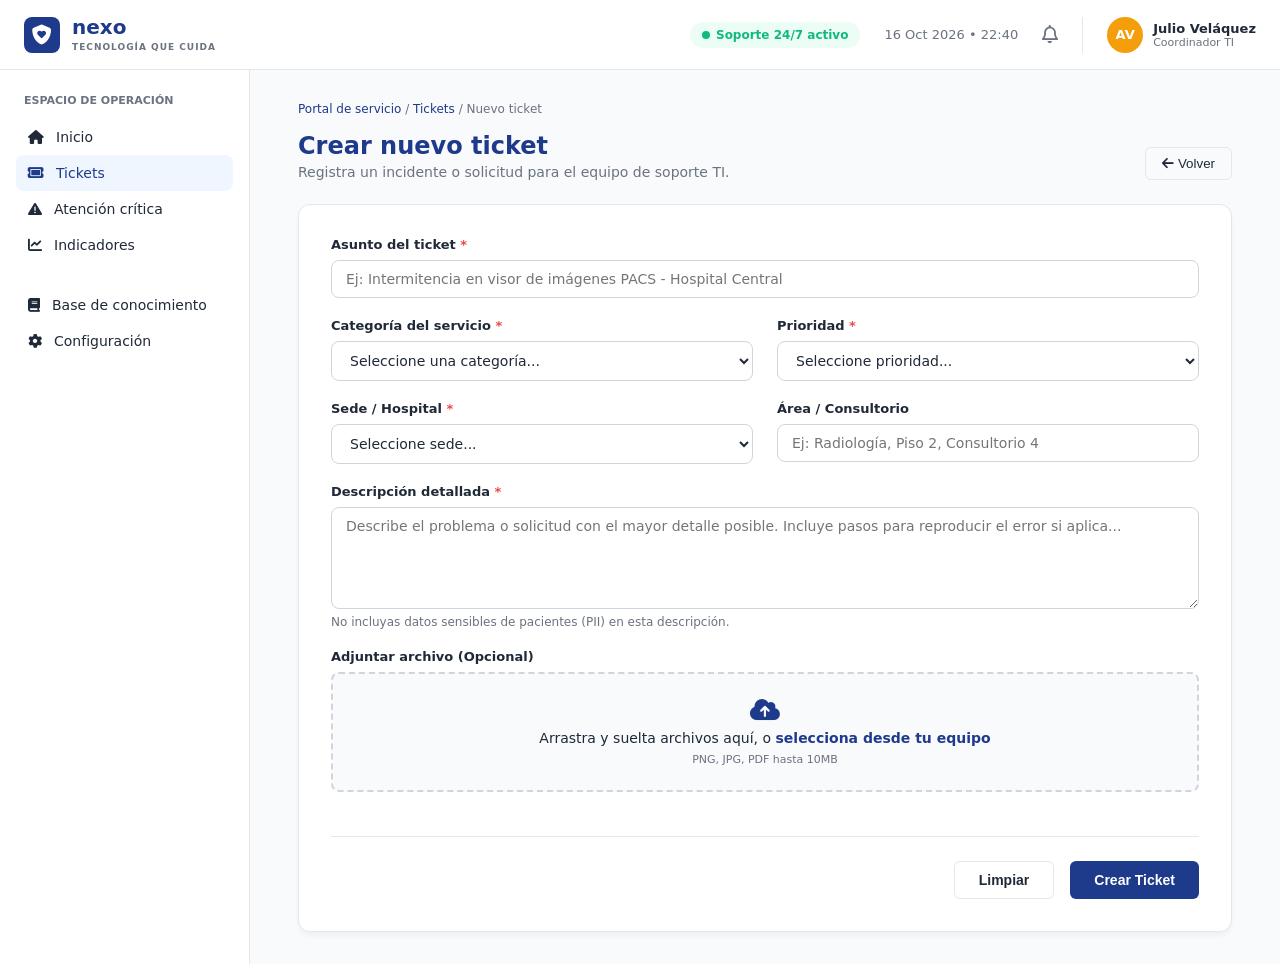
<file: crearticket.html>
<!DOCTYPE html>
<html lang="es">
<head>
    <meta charset="UTF-8">
    <meta name="viewport" content="width=device-width, initial-scale=1.0">
    <title>Nexo - Crear Nuevo Ticket</title>
    <link rel="stylesheet" href="./crearticket.css">
    <!-- Iconos de FontAwesome -->
    <link rel="stylesheet" href="https://cdnjs.cloudflare.com/ajax/libs/font-awesome/6.4.0/css/all.min.css">
</head>
<body>

    <!-- Barra Superior / Header -->
    <header class="top-header">
        <div class="logo-area">
            <div class="logo-icon"><i class="fa-solid fa-shield-heart"></i></div>
            <div class="logo-text">
                <h1>nexo</h1>
                <span>TECNOLOGÍA QUE CUIDA</span>
            </div>
        </div>
        <div class="header-right">
            <span class="status-badge"><span class="dot"></span> Soporte 24/7 activo</span>
            <span class="date-time">16 Oct 2026 • 22:40</span>
            <i class="fa-regular fa-bell notification-icon"></i>
            <div class="user-profile">
                <div class="avatar">AV</div>
                <div class="user-info">
                    <span class="name">Julio Veláquez</span>
                    <span class="role">Coordinador TI</span>
                </div>
            </div>
        </div>
    </header>

    <!-- Contenedor Principal -->
    <div class="main-layout">
        
        <!-- Sidebar (Menú lateral resumido) -->
        <aside class="sidebar">
            <div class="sidebar-section">
                <span class="section-title">ESPACIO DE OPERACIÓN</span>
                <ul class="nav-links">
                    <li><a href="./inicio.html"><i class="fa-solid fa-house"></i> Inicio</a></li>
                    <li class="active"><a href="./tickets.html"><i class="fa-solid fa-ticket"></i> Tickets</a></li>
                    <li><a href="./atencion-critica.html"><i class="fa-solid fa-triangle-exclamation"></i> Atención crítica</a></li>
                    <li><a href="./indicadores.html"><i class="fa-solid fa-chart-line"></i> Indicadores</a></li>
                </ul>
            </div>
            <div class="sidebar-section">
                <ul class="nav-links">
                    <li><a href="./base-conocimiento.html"><i class="fa-solid fa-book"></i> Base de conocimiento</a></li>
                    <li><a href="./configuracion.html"><i class="fa-solid fa-gear"></i> Configuración</a></li>
                </ul>
            </div>
        </aside>

        <!-- Área Central de Contenido (Formulario) -->
        <main class="content-area">
            
            <div class="breadcrumb">
                <a href="./inicio.html">Portal de servicio</a> / <a href="./tickets.html">Tickets</a> / <span>Nuevo ticket</span>
            </div>

            <div class="page-header">
                <div>
                    <h2>Crear nuevo ticket</h2>
                    <p>Registra un incidente o solicitud para el equipo de soporte TI.</p>
                </div>
                <button class="btn-back" onclick="window.history.back()"><i class="fa-solid fa-arrow-left"></i> Volver</button>
            </div>

            <!-- Formulario Principal -->
            <div class="card form-card">
                <form id="ticketForm">
                    
                    <!-- Fila 1: Asunto -->
                    <div class="form-group full-width">
                        <label for="subject">Asunto del ticket <span class="required">*</span></label>
                        <input type="text" id="subject" name="subject" placeholder="Ej: Intermitencia en visor de imágenes PACS - Hospital Central" required>
                    </div>

                    <!-- Fila 2: Categoría y Prioridad -->
                    <div class="form-row">
                        <div class="form-group">
                            <label for="category">Categoría del servicio <span class="required">*</span></label>
                            <select id="category" name="category" required>
                                <option value="" disabled selected>Seleccione una categoría...</option>
                                <option value="pacs">Imágenes médicas (PACS)</option>
                                <option value="his">Historia clínica electrónica (HIS)</option>
                                <option value="lis">Laboratorio (LIS)</option>
                                <option value="red">Red y conectividad</option>
                                <option value="farmacia">Farmacia y prescripción</option>
                                <option value="hardware">Hardware / Equipos</option>
                            </select>
                        </div>

                        <div class="form-group">
                            <label for="priority">Prioridad <span class="required">*</span></label>
                            <select id="priority" name="priority" required>
                                <option value="" disabled selected>Seleccione prioridad...</option>
                                <option value="p1">P1 - Crítica (Afectación paciente)</option>
                                <option value="p2">P2 - Alta (Servicio degradado)</option>
                                <option value="p3">P3 - Media (Afectación parcial)</option>
                                <option value="p4">P4 - Baja (Solicitud / Consulta)</option>
                            </select>
                        </div>
                    </div>

                    <!-- Fila 3: Sede y Ubicación -->
                    <div class="form-row">
                        <div class="form-group">
                            <label for="location">Sede / Hospital <span class="required">*</span></label>
                            <select id="location" name="location" required>
                                <option value="" disabled selected>Seleccione sede...</option>
                                <option value="central">Hospital Central</option>
                                <option value="norte">Sede Norte</option>
                                <option value="sur">Sede Sur</option>
                                <option value="administrativo">Edificio Administrativo</option>
                            </select>
                        </div>

                        <div class="form-group">
                            <label for="area">Área / Consultorio</label>
                            <input type="text" id="area" name="area" placeholder="Ej: Radiología, Piso 2, Consultorio 4">
                        </div>
                    </div>

                    <!-- Fila 4: Descripción -->
                    <div class="form-group full-width">
                        <label for="description">Descripción detallada <span class="required">*</span></label>
                        <textarea id="description" name="description" rows="5" placeholder="Describe el problema o solicitud con el mayor detalle posible. Incluye pasos para reproducir el error si aplica..." required></textarea>
                        <small class="help-text">No incluyas datos sensibles de pacientes (PII) en esta descripción.</small>
                    </div>

                    <!-- Fila 5: Adjuntos (Interactivo) -->
                    <div class="form-group full-width">
                        <label>Adjuntar archivo (Opcional)</label>
                        
                        <!-- Input real oculto -->
                        <input type="file" id="fileInput" multiple accept=".png, .jpg, .jpeg, .pdf" style="display: none;">
                        
                        <!-- Área de Dropzone -->
                        <div class="file-upload-area" id="dropZone">
                            <i class="fa-solid fa-cloud-arrow-up"></i>
                            <p>Arrastra y suelta archivos aquí, o <span class="browse-link">selecciona desde tu equipo</span></p>
                            <span class="file-limits">PNG, JPG, PDF hasta 10MB</span>
                        </div>

                        <!-- Lista de archivos seleccionados (Oculta por defecto) -->
                        <div id="fileList" class="file-list"></div>
                    </div>

                    <!-- Acciones del Formulario -->
                    <div class="form-actions">
                        <button type="button" class="btn-secondary" onclick="document.getElementById('ticketForm').reset()">Limpiar</button>
                        <button type="submit" class="btn-primary">Crear Ticket</button>
                    </div>
                </form>
            </div>
        </main>
    </div>

    <!-- Modal de Éxito (Oculto por defecto) -->
    <div id="successModal" class="modal-overlay">
        <div class="modal-content">
            <div class="modal-icon"><i class="fa-solid fa-check"></i></div>
            <h3>¡Ticket creado con éxito!</h3>
            <p>Tu solicitud ha sido registrada con el ID <strong id="ticketId">INC-0000</strong>.</p>
            <p class="modal-subtext">El equipo de soporte se pondrá en contacto contigo a la brevedad.</p>
            <button class="btn-primary" onclick="closeModal()">Aceptar</button>
        </div>
    </div>
    
    <script src="./crearticket.js"></script>
</body>
</html>
</file>
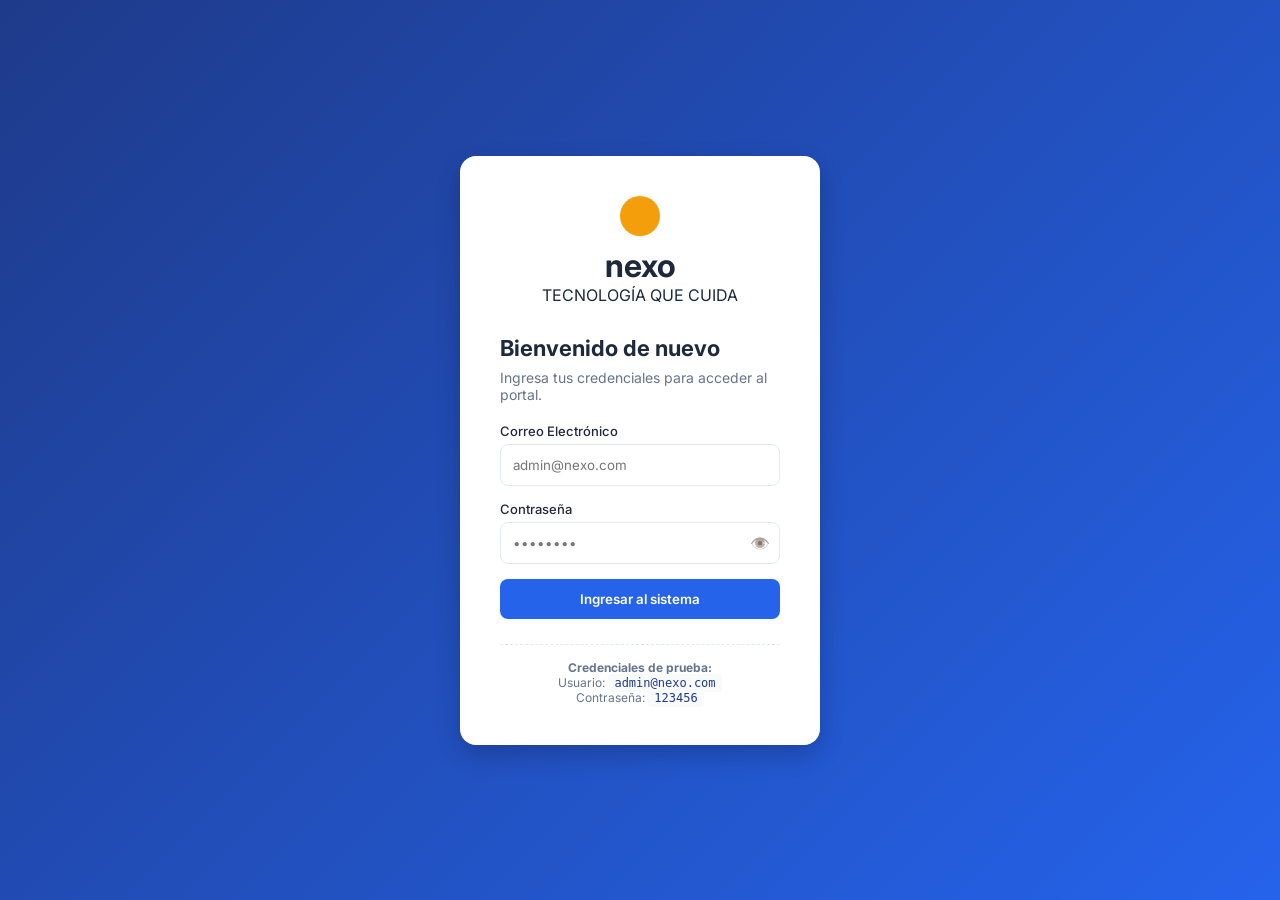
<file: inicio.html>
<!DOCTYPE html>
<html lang="es">
<head>
    <meta charset="UTF-8">
    <meta name="viewport" content="width=device-width, initial-scale=1.0">
    <title>Inicio - Nexo</title>
    <link rel="stylesheet" href="./sytle1.css">
    <link href="https://fonts.googleapis.com/css2?family=Inter:wght@400;500;600;700&display=swap" rel="stylesheet">
</head>
<body>
    <!-- SIDEBAR -->
    <aside class="sidebar">
        <div class="sidebar-header">
            <div class="logo">
                <div class="logo-icon">🛡️</div>
                <div>
                    <h1>nexo</h1>
                    <p>TECNOLOGÍA QUE CUIDA</p>
                </div>
            </div>
        </div>

        <!-- Selector de Red -->
        <div class="tenant-selector">
            <div class="tenant-icon">🏥</div>
            <div>
                <p class="tenant-label">PORTAL DE SOPORTE TI</p>
                <strong>Red Salud Integral</strong>
                <span>12 sedes · Entorno de demostración</span>
            </div>
        </div>

        <nav class="sidebar-nav">
            <p class="nav-section">ESPACIO DE OPERACIÓN</p>
            <a href="inicio.html" class="nav-item active">
                <span class="icon">⊞</span> Inicio
            </a>
            <!-- Enlaces temporales solicitados -->
            <a href="tickets.html" class="nav-item">
                <span class="icon">🎫</span> Tickets <span class="badge">38</span>
            </a>
            <a href="atencion-critica.html" class="nav-item">
                <span class="icon">⚠️</span> Atención crítica
            </a>
            <a href="indicadores.html" class="nav-item">
                <span class="icon">📊</span> Indicadores
            </a>
            <div class="nav-divider"></div>
            <a href="./base-conocimiento.html" class="nav-item">
                <span class="icon">📚</span> Base de conocimiento
            </a>
            <a href="./configuracion.html" class="nav-item">
                <span class="icon">⚙️</span> Configuración
            </a>
        </nav>

        <div class="sidebar-footer">
            <div class="support-card-vibrant">
                <h4>Contigo, las 24 horas</h4>
                <p>El equipo de guardia está disponible para ayudarte.</p>
                <a href="#" class="btn-link-warm">Contactar soporte →</a>
            </div>
            <a href="#" class="nav-item" style="margin-top: 10px;">
                <span class="icon">❓</span> Ayuda y privacidad
            </a>
        </div>
    </aside>

    <!-- MAIN CONTENT -->
    <main class="main-content">
        <!-- TOPBAR -->
        <header class="topbar">
            <div class="breadcrumbs">Portal de servicio / <strong>Inicio</strong></div>
            <div class="topbar-right">
                <span class="status-badge">● Soporte 24/7 activo</span>
                <span class="datetime">20 oct 2026 · 22:40</span>
                <div class="notification-icon">🔔</div>
                <div class="user-profile-top">
                    <div class="avatar">AV</div>
                    <div>
                        <strong>Julio Velásquez</strong>
                        <span>Coordinador TI</span>
                    </div>
                </div>
            </div>
        </header>

        <div class="dashboard-container">
            <!-- Header Title -->
            <div class="page-header-vibrant">
                <div>
                    <span class="section-label">CENTRO DE OPERACIONES</span>
                    <h2>Buenas noches, Julio</h2>
                    <p>Cuidamos la tecnología para que tu equipo pueda cuidar de las personas.</p>
                </div>
               <a href="./crearticket.html"> <button   class="btn-primary-vibrant"> + Nuevo ticket</button></a>
            </div>

            <!-- Banner de Alerta -->
            <div class="alert-banner">
                <div class="alert-icon">⚠️</div>
                <div class="alert-content">
                    <h4>1 incidente crítico requiere seguimiento</h4>
                    <p>INC-2481 · Intermitencia en PACS · Hospital Central · Nivel 2 en atención</p>
                </div>
                <div class="alert-sla">● SLA: 1 h 32 min</div>
                <button class="btn-alert">Ver incidente ↗</button>
            </div>

            <!-- KPI Cards -->
            <div class="kpi-grid">
                <div class="kpi-card border-blue">
                    <div class="kpi-header">
                        <p>Tickets abiertos</p>
                        <span>🎫</span>
                    </div>
                    <h3>38</h3>
                    <span class="kpi-sub">59 recibidos hoy</span>
                </div>
                <div class="kpi-card border-red">
                    <div class="kpi-header">
                        <p>Prioridad crítica</p>
                        <span>🚨</span>
                    </div>
                    <h3 class="text-red">1</h3>
                    <span class="kpi-sub">7 de prioridad alta</span>
                </div>
                <div class="kpi-card border-green">
                    <div class="kpi-header">
                        <p>SLA cumplido · octubre</p>
                        <span>🛡️</span>
                    </div>
                    <h3>96,8 %</h3>
                    <span class="kpi-sub text-green">↑ 1,6 pp frente a septiembre</span>
                </div>
                <div class="kpi-card border-orange">
                    <div class="kpi-header">
                        <p>Primera respuesta · hoy</p>
                        <span>⏱️</span>
                    </div>
                    <h3>4 min</h3>
                    <span class="kpi-sub">Objetivo general: ≤ 10 min</span>
                </div>
            </div>

            <!-- Grid Principal (2 Columnas) -->
            <div class="main-grid">
                <!-- Columna Izquierda -->
                <div class="left-column">
                    <!-- Estado de Servicios -->
                    <div class="card card-vibrant">
                        <div class="card-header">
                            <h4>Estado de servicios médicos</h4>
                            <a href="#" class="link">Ver monitoreo ↗</a>
                        </div>
                        <div class="status-legend">
                            <span class="badge-status green">● 5 operativos</span>
                            <span class="badge-status orange">● 1 degradado</span>
                            <span class="text-muted">Actualizado a las 22:40</span>
                        </div>
                        <div class="services-grid">
                            <div class="service-item">
                                <span>❤️ Historia clínica electrónica</span>
                                <small>Operativo</small>
                            </div>
                            <div class="service-item degraded">
                                <span>🖼️ Imágenes médicas · PACS</span>
                                <small>Degradado</small>
                            </div>
                            <div class="service-item">
                                <span>🧪 Laboratorio · LIS</span>
                                <small>Operativo</small>
                            </div>
                            <div class="service-item">
                                <span>💊 Farmacia y prescripción</span>
                                <small>Operativo</small>
                            </div>
                            <div class="service-item">
                                <span>🌐 Red y conectividad</span>
                                <small>Operativo</small>
                            </div>
                            <div class="service-item">
                                <span>📅 Admisión y citas</span>
                                <small>Operativo</small>
                            </div>
                        </div>
                    </div>

                    <!-- Tu foco en este turno -->
                    <div class="card card-vibrant">
                        <div class="card-header">
                            <h4>Tu foco en este turno</h4>
                            <a href="#" class="link">Todos los tickets →</a>
                        </div>
                        <div class="focus-list">
                            <div class="focus-item">
                                <div class="focus-info">
                                    <strong>INC-2481</strong>
                                    <p>Intermitencia en visor de imágenes PACS</p>
                                    <span class="text-muted">Diego Ruiz · N2</span>
                                </div>
                                <div class="focus-status">
                                    <span class="badge-priority red">● P1 · Crítica</span>
                                    <small>SLA restante · 1 h 32 min</small>
                                </div>
                            </div>
                            <div class="focus-item">
                                <div class="focus-info">
                                    <strong>INC-2478</strong>
                                    <p>Sin acceso a historia clínica en consulta</p>
                                    <span class="text-muted">Laura Méndez · N1</span>
                                </div>
                                <div class="focus-status">
                                    <span class="badge-priority orange">● P2 · Alta</span>
                                    <small>SLA restante · 2 h 05 min</small>
                                </div>
                            </div>
                            <div class="focus-item">
                                <div class="focus-info">
                                    <strong>INC-2472</strong>
                                    <p>Impresora de etiquetas de laboratorio</p>
                                    <span class="text-muted">Carlos Peña · N2</span>
                                </div>
                                <div class="focus-status">
                                    <span class="badge-priority orange">● P2 · Alta</span>
                                    <small>SLA restante · 3 h 10 min</small>
                                </div>
                            </div>
                        </div>
                    </div>
                </div>

                <!-- Columna Derecha -->
                <div class="right-column">
                    <!-- Guardia 24/7 (Reemplaza el cuadro verde de la imagen por azul vibrante) -->
                    <div class="card card-guard">
                        <div class="guard-header">
                            <h4>🌙 Siempre hay alguien al otro lado.</h4>
                            <span class="badge-white">● En línea</span>
                        </div>
                        <p>Turno nocturno · 22:00–06:00<br>3 especialistas + respaldo de nivel 3</p>
                        <div class="guard-team">
                            <span class="avatar-tiny">LM</span>
                            <span class="avatar-tiny">DR</span>
                            <span class="avatar-tiny">GP</span>
                            <span class="text-white">Laura M. y equipo de guardia</span>
                        </div>
                        <button class="btn-white" onclick="document.getElementById('toggleChat').click()">
                            💬 Contactar guardia 24/7
                        </button>
                    </div>

                    <!-- Últimos movimientos -->
                    <div class="card card-vibrant">
                        <div class="card-header">
                            <h4>Últimos movimientos</h4>
                        </div>
                        <div class="movements-list">
                            <div class="movement-item">
                                <span class="time">22:36</span>
                                <div>
                                    <p><strong>PACS escalado a nivel 2</strong></p>
                                    <span>INC-2481 · Diego Ruiz</span>
                                </div>
                            </div>
                            <div class="movement-item">
                                <span class="time">22:28</span>
                                <div>
                                    <p><strong>Acceso a farmacia restablecido</strong></p>
                                    <span>INC-2469 · Resuelto</span>
                                </div>
                            </div>
                            <div class="movement-item">
                                <span class="time">22:14</span>
                                <div>
                                    <p><strong>Guardia confirma incidente crítico</strong></p>
                                    <span>INC-2481 · Respuesta en 2 min</span>
                                </div>
                            </div>
                        </div>
                    </div>
                </div>
            </div>
        </div>
    </main>

    <!-- CHATBOT FLOTANTE -->
    <div class="chatbot-wrapper">
        <div class="chatbot-window" id="chatbotWindow">
            <div class="chatbot-header">
                <div>
                    <h4>Asistente Nexo</h4>
                    <span>🟢 En línea</span>
                </div>
                <button id="closeChat" class="close-btn">×</button>
            </div>
            <div class="chatbot-body" id="chatBody">
                <div class="message bot-message">
                    Hola Ana, soy tu asistente virtual. ¿En qué puedo ayudarte hoy?
                </div>
                <div class="quick-replies" id="quickReplies">
                    <button class="quick-reply-btn" onclick="sendQuickReply('Estado de SLA')">Estado de SLA</button>
                    <button class="quick-reply-btn" onclick="sendQuickReply('Crear ticket')">Crear ticket</button>
                    <button class="quick-reply-btn" onclick="sendQuickReply('Hablar con guardia')">Hablar con guardia</button>
                </div>
            </div>
            <form class="chatbot-input" id="chatForm">
                <input type="text" id="chatInput" placeholder="Escribe tu mensaje..." autocomplete="off">
                <button type="submit">➤</button>
            </form>
        </div>
        <button class="chatbot-toggle" id="toggleChat">💬</button>
    </div>

    <script src="./inicio.js"></script>
</body>
</html>
</file>
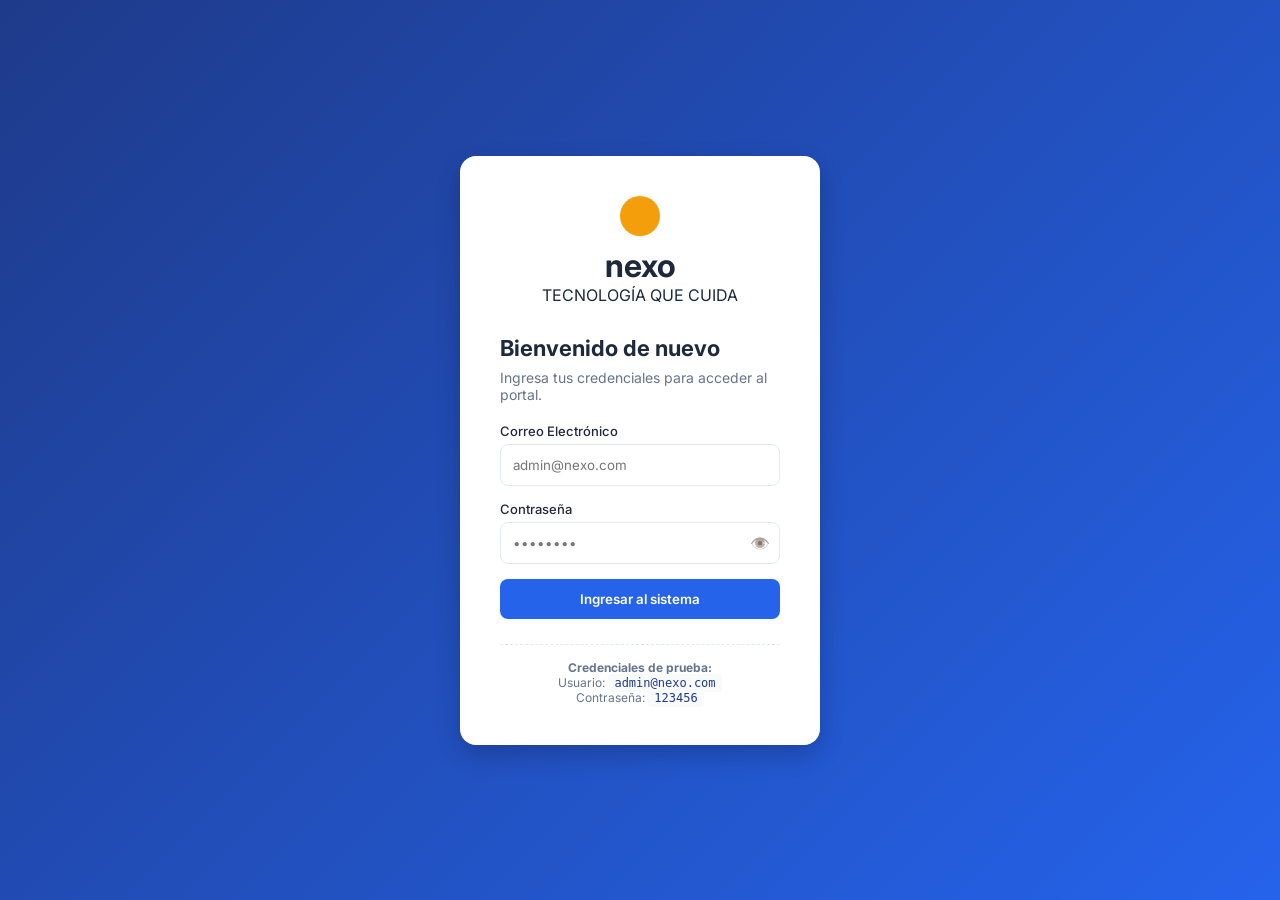
<file: ticket1.html>
<!DOCTYPE html>
<html lang="es">
<head>
    <meta charset="UTF-8">
    <meta name="viewport" content="width=device-width, initial-scale=1.0">
    <title>Detalle del Ticket - Nexo</title>
    <link href="https://fonts.googleapis.com/css2?family=Inter:wght@400;500;600;700;800&display=swap" rel="stylesheet">
    <!-- CSS Exclusivo -->
    <link rel="stylesheet" href="./ticket1.css">
</head>
<body>

    <!-- SIDEBAR (Estructura base idéntica) -->
    <aside class="td-sidebar">
        <div class="td-logo-area">
            <div class="td-logo-icon">🛡️</div>
            <div>
                <h1>nexo</h1>
                <p>TECNOLOGÍA QUE CUIDA</p>
            </div>
        </div>

        <div class="td-tenant-box">
            <div class="td-tenant-icon">🏥</div>
            <div>
                <span class="td-label-small">PORTAL DE SOPORTE TI</span>
                <strong>Red Salud Integral</strong>
                <span class="td-tenant-desc">12 sedes · Entorno de demostración</span>
            </div>
        </div>

        <nav class="td-nav">
            <span class="td-nav-title">ESPACIO DE OPERACIÓN</span>
            <a href="inicio.html" class="td-nav-link">
                <span class="td-icon">⊞</span> Inicio
            </a>
            <!-- Enlace Activo a Tickets -->
            <a href="tickets.html" class="td-nav-link td-active">
                <span class="td-icon">🎫</span> Tickets <span class="td-badge-count">38</span>
            </a>
            <a href="atencion-critica.html" class="td-nav-link">
                <span class="td-icon">🚨</span> Atención crítica
            </a>
            <a href="indicadores.html" class="td-nav-link">
                <span class="td-icon">📊</span> Indicadores
            </a>
            <div class="td-divider"></div>
            <a href="./base-conocimiento.html" class="td-nav-link">
                <span class="td-icon">📚</span> Base de conocimiento
            </a>
            <a href="./configuracion.html" class="td-nav-link">
                <span class="td-icon">⚙️</span> Configuración
            </a>
        </nav>

        <div class="td-sidebar-bottom">
            <div class="td-support-box">
                <h4>Contigo, las 24 horas</h4>
                <p>El equipo de guardia está disponible para ayudarte.</p>
                <a href="#">Contactar soporte →</a>
            </div>
        </div>
    </aside>

    <!-- MAIN CONTENT -->
    <main class="td-main">
        <!-- TOPBAR -->
        <header class="td-topbar">
            <div class="td-breadcrumb">Portal de servicio / <a href="tickets_v2.html" class="td-link">Tickets</a> / <strong>INC-2481</strong></div>
            <div class="td-topbar-actions">
                <span class="td-status-live">● Soporte 24/7 activo</span>
                <span class="td-date">16 oct 2026 · 22:40</span>
                <div class="td-noti">🔔</div>
                <div class="td-user">
                    <div class="td-avatar">AV</div>
                    <div>
                        <strong>Julio Velásquez</strong>
                        <span>Coordinador TI</span>
                    </div>
                </div>
            </div>
        </header>

        <div class="td-content-wrapper">
            <!-- HEADER DEL TICKET -->
            <div class="td-ticket-header">
                <a href="tickets_v2.html" class="td-back-link">← Volver a tickets</a>
                <div class="td-header-top">
                    <div>
                        <span class="td-ticket-ref">INC-2481 · INCIDENTE MAYOR</span>
                        <h1 class="td-ticket-title">Intermitencia en visor de imágenes PACS</h1>
                        <p class="td-ticket-meta">Hospital Central · Radiología · Registrado el 16 oct 2026 a las 22:12</p>
                        
                        <div class="td-badges-row">
                            <span class="td-pill td-pill-red">● P1 · Crítica</span>
                            <span class="td-pill td-pill-blue">● En curso</span>
                            <span class="td-pill td-pill-purple">● Nivel 2 · Especialistas</span>
                            <span class="td-time-meta">28 min transcurridos · 1 servicio afectado · 3 equipos reportados</span>
                        </div>
                    </div>
                    <div class="td-header-actions">
                        <button class="td-btn-outline">↗ Escalar</button>
                        <button class="td-btn-primary">✓ Actualizar estado</button>
                    </div>
                </div>
            </div>

            <!-- GRID PRINCIPAL (2 Columnas) -->
            <div class="td-layout-grid">
                
                <!-- COLUMNA IZQUIERDA -->
                <div class="td-left-col">
                    
                    <!-- Qué está ocurriendo -->
                    <div class="td-card">
                        <h3 class="td-card-title">Qué está ocurriendo</h3>
                        <p class="td-desc-text">El visor PACS presenta intermitencias al recuperar estudios en tres estaciones de radiología. El equipo clínico reporta esperas superiores a 60 segundos; la adquisición de imágenes continúa disponible.</p>
                        
                        <div class="td-alert-box td-alert-warm">
                            <span class="td-alert-icon">🤍</span>
                            <div>
                                <strong>Impacto en el diagnóstico por imágenes</strong>
                                <p>Contingencia activa: visor local de respaldo. No se ha confirmado pérdida de estudios.</p>
                            </div>
                        </div>

                        <div class="td-attachment">
                            <span>📎 captura-error-pacs.png · 248 KB</span>
                            <small>Adjunto técnico anonimizado</small>
                        </div>
                    </div>

                    <!-- Historial y Trazabilidad -->
                    <div class="td-card">
                        <div class="td-card-header">
                            <h3 class="td-card-title">Historial y trazabilidad</h3>
                            <a href="#" class="td-link">Descargar bitácora ↓</a>
                        </div>
                        
                        <!-- Tabs -->
                        <div class="td-tabs">
                            <button class="td-tab td-tab-active">Toda la actividad <span class="td-tab-count">5</span></button>
                            <button class="td-tab">Notas internas <span class="td-tab-count">2</span></button>
                            <button class="td-tab">Cambios de estado</button>
                        </div>

                        <!-- Timeline -->
                        <div class="td-timeline">
                            <!-- Item 1 -->
                            <div class="td-timeline-item td-tl-blue">
                                <div class="td-tl-time">22:36</div>
                                <div class="td-tl-content">
                                    <div class="td-tl-title-row">
                                        <strong>Escalado a nivel 2 · Diego Ruiz</strong>
                                        <span class="td-tl-tag">Escalamiento</span>
                                    </div>
                                    <p>N1 agotó diagnóstico inicial. N2 revisa la cola DICOM y la conexión con el servidor PACS.</p>
                                </div>
                            </div>
                            <!-- Item 2 -->
                            <div class="td-timeline-item td-tl-green">
                                <div class="td-tl-time">22:22</div>
                                <div class="td-tl-content">
                                    <div class="td-tl-title-row">
                                        <strong>Contingencia confirmada · Laura Méndez</strong>
                                        <span class="td-tl-tag">Nota interna</span>
                                    </div>
                                    <p>Radiología activa el visor local de respaldo. El referente del área confirma continuidad parcial.</p>
                                </div>
                            </div>
                            <!-- Item 3 -->
                            <div class="td-timeline-item td-tl-gray">
                                <div class="td-tl-time">22:18</div>
                                <div class="td-tl-content">
                                    <div class="td-tl-title-row">
                                        <strong>Diagnóstico inicial · Laura Méndez</strong>
                                        <span class="td-tl-tag">En curso</span>
                                    </div>
                                    <p>Se valida red local. La latencia se concentra en la recuperación de estudios del PACS.</p>
                                </div>
                            </div>
                            <!-- Item 4 -->
                            <div class="td-timeline-item td-tl-green">
                                <div class="td-tl-time">22:14</div>
                                <div class="td-tl-content">
                                    <div class="td-tl-title-row">
                                        <strong>Primera respuesta · Guardia N1</strong>
                                        <span class="td-tl-tag">SLA cumplido</span>
                                    </div>
                                    <p>Se contacta al referente de radiología y se confirma el impacto. Respuesta en 2 min.</p>
                                </div>
                            </div>
                        </div>
                    </div>

                    <!-- Añadir Seguimiento -->
                    <div class="td-card td-followup-card">
                        <h3 class="td-card-title">Añadir seguimiento</h3>
                        <div class="td-followup-toggle">
                            <span>🔒 Nota interna</span> <small>· Solo equipo de soporte</small>
                        </div>
                        <textarea class="td-textarea" placeholder="Describe el avance, las acciones realizadas y el siguiente paso..."></textarea>
                        <div class="td-followup-actions">
                            <button class="td-btn-icon">📎</button>
                            <button class="td-btn-primary">✈️ Guardar seguimiento</button>
                        </div>
                    </div>

                </div>

                <!-- COLUMNA DERECHA -->
                <div class="td-right-col">
                    
                    <!-- Compromiso de Atención (SLA) -->
                    <div class="td-card td-sla-card">
                        <div class="td-sla-header">
                            <h4>Compromiso de atención</h4>
                            <span class="td-icon-time">⏱️</span>
                        </div>
                        <p class="td-sla-label">Tiempo restante para resolución</p>
                        <h2 class="td-sla-timer">1 h 32 min</h2>
                        
                        <!-- Barra de progreso -->
                        <div class="td-progress-bar">
                            <div class="td-progress-fill"></div>
                        </div>
                        <div class="td-sla-meta">
                            <span>P1 · Objetivo: 2 h</span>
                            <strong>Vence a las 00:12</strong>
                        </div>

                        <div class="td-sla-check">
                            <span>✓ Primera respuesta: 2 min / objetivo 5 min</span>
                        </div>
                        <p class="td-sla-note">Reloj activo durante la contingencia. Próxima comunicación: 22:45.</p>
                    </div>

                    <!-- Responsables -->
                    <div class="td-card">
                        <h3 class="td-card-title">Responsables</h3>
                        
                        <div class="td-responsible-group">
                            <label>Asignado a</label>
                            <select class="td-select">
                                <option>Diego Ruiz · Especialista N2</option>
                            </select>
                        </div>

                        <div class="td-ref-contact">
                            <span class="td-icon">🏥</span>
                            <div>
                                <strong>Mesa de radiología</strong>
                                <p>Referente del área · Ext. 4201</p>
                            </div>
                        </div>
                        
                        <p class="td-coordinator">Coordinación del incidente: <strong>Ana Vargas</strong></p>
                    </div>

                    <!-- Ruta de Escalamiento -->
                    <div class="td-card">
                        <div class="td-card-header">
                            <h3 class="td-card-title">Ruta de escalamiento</h3>
                            <a href="#" class="td-link">Ver política ↗</a>
                        </div>
                        
                        <div class="td-escalation-path">
                            <!-- Paso 1 -->
                            <div class="td-step td-step-done">
                                <div class="td-step-badge">N1</div>
                                <div class="td-step-info">
                                    <strong>Mesa de ayuda</strong>
                                    <small>Completado · 22:14–22:36</small>
                                </div>
                            </div>
                            <!-- Paso 2 -->
                            <div class="td-step td-step-active">
                                <div class="td-step-badge">N2</div>
                                <div class="td-step-info">
                                    <strong>Especialistas TI</strong>
                                    <small>Activo · Diego Ruiz desde 22:36</small>
                                </div>
                            </div>
                            <!-- Paso 3 -->
                            <div class="td-step td-step-pending">
                                <div class="td-step-badge">N3</div>
                                <div class="td-step-info">
                                    <strong>Proveedor PACS</strong>
                                    <small>En reserva · Integraciones médicas</small>
                                </div>
                            </div>
                        </div>

                        <p class="td-escalation-note">Escalar a N3 a las 23:00 si no hay recuperación. Se conserva responsable, bitácora y SLA.</p>
                        
                        <button class="td-btn-outline td-btn-full">↗ Solicitar apoyo de nivel 3</button>
                    </div>

                </div>
            </div>
            
            <footer class="td-footer">
                <span>Nexo Service Desk · Red Salud Integral</span>
                <span>Datos de demostración · Sin información de pacientes</span>
            </footer>
        </div>
    </main>

    <!-- CHATBOT FLOTANTE (Detalle) -->
    <div class="td-chat-wrapper">
        <div class="td-chat-window" id="tdChatWindow">
            <div class="td-chat-header">
                <div>
                    <h4>Asistente de Incidentes</h4>
                    <span>🟢 Analizando INC-2481</span>
                </div>
                <button id="tdCloseChat" class="td-close-btn">×</button>
            </div>
            <div class="td-chat-body" id="tdChatBody">
                <div class="td-msg td-msg-bot">
                    Estás viendo el detalle del incidente PACS. ¿Necesitas ayuda para redactar una nota o entender el SLA?
                </div>
                <div class="td-quick-replies" id="tdQuickReplies">
                    <button onclick="tdSendReply('¿Cuánto tiempo de SLA queda?')">¿Cuánto SLA queda?</button>
                    <button onclick="tdSendReply('Sugerir nota de escalamiento')">Sugerir nota</button>
                </div>
            </div>
            <form class="td-chat-input" id="tdChatForm">
                <input type="text" id="tdChatInput" placeholder="Escribe al asistente..." autocomplete="off">
                <button type="submit">➤</button>
            </form>
        </div>
        <button class="td-chat-fab" id="tdOpenChat">🎫</button>
    </div>

    <script src="./ticket1.js"></script>
</body>
</html>
</file>
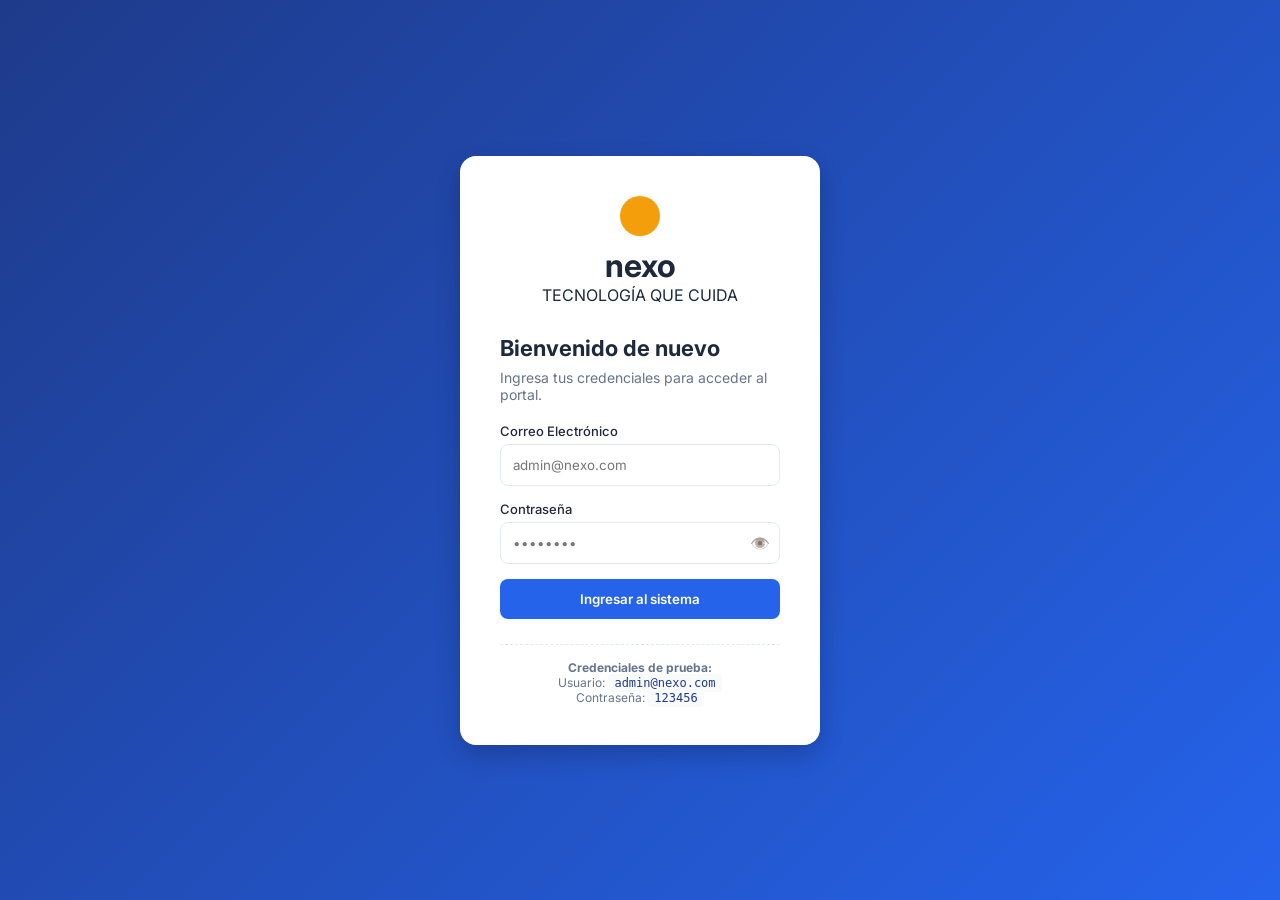
<file: tickets.html>
<!DOCTYPE html>
<html lang="es">
<head>
    <meta charset="UTF-8">
    <meta name="viewport" content="width=device-width, initial-scale=1.0">
    <title>Gestión de Tickets - Nexo</title>
    <link href="https://fonts.googleapis.com/css2?family=Inter:wght@400;500;600;700;800&display=swap" rel="stylesheet">
    <!-- CSS Exclusivo para esta vista -->
    <link rel="stylesheet" href="./tickets.css">
</head>
<body>

    <!-- SIDEBAR -->
    <aside class="tk-sidebar">
        <div class="tk-logo-area">
            <div class="tk-logo-icon">🛡️</div>
            <div>
                <h1>nexo</h1>
                <p>TECNOLOGÍA QUE CUIDA</p>
            </div>
        </div>

        <div class="tk-tenant-box">
            <div class="tk-tenant-icon">🏥</div>
            <div>
                <span class="tk-label-small">PORTAL DE SOPORTE TI</span>
                <strong>Red Salud Integral</strong>
                <span class="tk-tenant-desc">12 sedes · Entorno de demostración</span>
            </div>
        </div>

        <nav class="tk-nav">
            <span class="tk-nav-title">ESPACIO DE OPERACIÓN</span>
            <a href="inicio.html" class="tk-nav-link">
                <span class="tk-icon">⊞</span> Inicio
            </a>
            <!-- Enlace Activo -->
            <a href="tickets_v2.html" class="tk-nav-link tk-active">
                <span class="tk-icon">🎫</span> Tickets <span class="tk-badge-count">38</span>
            </a>
            <a href="atencion-critica.html" class="tk-nav-link">
                <span class="tk-icon">🚨</span> Atención crítica
            </a>
            <a href="indicadores.html" class="tk-nav-link">
                <span class="tk-icon">📊</span> Indicadores
            </a>
            <div class="tk-divider"></div>
            <a href="./base-conocimiento.html" class="tk-nav-link">
                <span class="tk-icon">📚</span> Base de conocimiento
            </a>
            <a href="./configuracion.html" class="tk-nav-link">
                <span class="tk-icon">⚙️</span> Configuración
            </a>
        </nav>

        <div class="tk-sidebar-bottom">
            <div class="tk-support-box">
                <h4>Contigo, las 24 horas</h4>
                <p>El equipo de guardia está disponible para ayudarte.</p>
                <a href="#">Contactar soporte →</a>
            </div>
        </div>
    </aside>

    <!-- MAIN CONTENT -->
    <main class="tk-main">
        <!-- TOPBAR -->
        <header class="tk-topbar">
            <div class="tk-breadcrumb">Portal de servicio / <strong>Tickets</strong></div>
            <div class="tk-topbar-actions">
                <span class="tk-status-live">● Soporte 24/7 activo</span>
                <span class="tk-date">16 oct 2026 · 22:40</span>
                <div class="tk-noti">🔔</div>
                <div class="tk-user">
                    <div class="tk-avatar">AV</div>
                    <div>
                        <strong>Julio Velásquez</strong>
                        <span>Coordinador TI</span>
                    </div>
                </div>
            </div>
        </header>

        <div class="tk-content-wrapper">
            <!-- HEADER PAGE -->
            <div class="tk-page-header">
                <div>
                    <span class="tk-section-label">GESTIÓN Y SEGUIMIENTO</span>
                    <h2>Cada caso, bajo control</h2>
                    <p>Registra, prioriza y acompaña cada solicitud hasta su resolución.</p>
                </div>
                <div class="tk-header-buttons">
                    <button class="tk-btn-outline">📥 Exportar</button>
                    <a href="./crearticket.html"><button class="tk-btn-primary">+ Nuevo ticket</button></a>
                </div>
            </div>

            <!-- TABS VIBRANTES -->
            <div class="tk-tabs">
                <button class="tk-tab tk-tab-active">Todos <span class="tk-tab-badge">1.248</span></button>
                <button class="tk-tab">Abiertos <span class="tk-tab-badge">38</span></button>
                <button class="tk-tab">Mis tickets <span class="tk-tab-badge">8</span></button>
                <button class="tk-tab">Sin asignar <span class="tk-tab-badge">3</span></button>
                <button class="tk-tab">Resueltos <span class="tk-tab-badge">1.210</span></button>
            </div>

            <!-- TABLA CARD -->
            <div class="tk-card tk-table-card">
                <!-- Filtros -->
                <div class="tk-filters">
                    <div class="tk-search">
                        <span class="tk-search-icon">🔍</span>
                        <input type="text" placeholder="Buscar por ID, servicio o descripción...">
                    </div>
                    <div class="tk-dropdowns">
                        <select class="tk-select"><option>Prioridad</option></select>
                        <select class="tk-select"><option>Estado</option></select>
                        <select class="tk-select"><option>Sede</option></select>
                        <select class="tk-select"><option>Responsable</option></select>
                    </div>
                </div>

                <div class="tk-table-meta">
                    <span>Octubre 2026 · Todas las sedes · 1.248 resultados</span>
                    <a href="#" class="tk-link">Guardar vista</a>
                </div>

                <!-- Tabla Responsive -->
                <div class="tk-table-scroll">
                    <table class="tk-data-table">
                        <thead>
                            <tr>
                                <th><input type="checkbox" class="tk-checkbox"></th>
                                <th>TICKET / SERVICIO</th>
                                <th>PRIORIDAD</th>
                                <th>ESTADO</th>
                                <th>RESPONSABLE</th>
                                <th>SLA RESTANTE ↓</th>
                            </tr>
                        </thead>
                        <tbody>

                            <!-- FILA CRÍTICA -->
                            <tr class="tk-row-critical">
                                <td><input type="checkbox" class="tk-checkbox"></td>
                                <td>
                                    <div class="tk-ticket-info">
                                        <span class="tk-ticket-id">INC-2481 <span class="tk-badge-alert">● Impacto clínico</span></span>
                                        <!-- AQUÍ ESTÁ EL ENLACE -->
                                        <a href="ticket1.html" style="text-decoration: none; color: inherit;">
                                            <strong>Intermitencia en visor de imágenes PACS</strong>
                                        </a>
                                        <small>Hospital Central · Radiología</small>
                                    </div>
                                </td>
                                <td><span class="tk-pill tk-pill-red">● P1 · Crítica</span></td>
                                <td><span class="tk-pill tk-pill-blue">● En curso</span></td>
                                <td>
                                    <strong class="tk-user-name">Diego Ruiz</strong>
                                    <small class="tk-user-role">N2 · Soporte TI</small>
                                </td>
                                <td><span class="tk-sla tk-sla-critical">⏱ 1 h 32 min</span></td>
                            </tr>
                            
                            <!-- FILA ALTA -->
                            <tr>
                                <td><input type="checkbox" class="tk-checkbox"></td>
                                <td>
                                    <div class="tk-ticket-info">
                                        <span class="tk-ticket-id">INC-2478</span>
                                        <strong>Sin acceso a historia clínica en consulta</strong>
                                        <small>Clínica Norte · Consulta externa</small>
                                    </div>
                                </td>
                                <td><span class="tk-pill tk-pill-orange">● P2 · Alta</span></td>
                                <td><span class="tk-pill tk-pill-blue">● En curso</span></td>
                                <td>
                                    <strong class="tk-user-name">Laura Méndez</strong>
                                    <small class="tk-user-role">N1 · Soporte TI</small>
                                </td>
                                <td><span class="tk-sla">⏱ 2 h 05 min</span></td>
                            </tr>

                            <!-- FILA ESCALADA -->
                            <tr>
                                <td><input type="checkbox" class="tk-checkbox"></td>
                                <td>
                                    <div class="tk-ticket-info">
                                        <span class="tk-ticket-id">INC-2472</span>
                                        <strong>Impresora de etiquetas sin conexión</strong>
                                        <small>Hospital Central · Laboratorio</small>
                                    </div>
                                </td>
                                <td><span class="tk-pill tk-pill-orange">● P2 · Alta</span></td>
                                <td><span class="tk-pill tk-pill-yellow">● Escalado</span></td>
                                <td>
                                    <strong class="tk-user-name">Carlos Peña</strong>
                                    <small class="tk-user-role">N2 · Soporte TI</small>
                                </td>
                                <td><span class="tk-sla">⏱ 3 h 10 min</span></td>
                            </tr>

                            <!-- FILA MEDIA -->
                            <tr>
                                <td><input type="checkbox" class="tk-checkbox"></td>
                                <td>
                                    <div class="tk-ticket-info">
                                        <span class="tk-ticket-id">INC-2470</span>
                                        <strong>Lentitud en agenda de especialidades</strong>
                                        <small>Clínica Sur · Admisión</small>
                                    </div>
                                </td>
                                <td><span class="tk-pill tk-pill-lightblue">● P3 · Media</span></td>
                                <td><span class="tk-pill tk-pill-gray">● Pendiente</span></td>
                                <td>
                                    <strong class="tk-user-name">Sofía Torres</strong>
                                    <small class="tk-user-role">N1 · Soporte TI</small>
                                </td>
                                <td><span class="tk-sla">⏱ 6 h 20 min</span></td>
                            </tr>

                            <!-- FILA RESUELTA -->
                            <tr class="tk-row-resolved">
                                <td><input type="checkbox" class="tk-checkbox"></td>
                                <td>
                                    <div class="tk-ticket-info">
                                        <span class="tk-ticket-id">INC-2469</span>
                                        <strong>Error de acceso al módulo de farmacia</strong>
                                        <small>Clínica Norte · Farmacia</small>
                                    </div>
                                </td>
                                <td><span class="tk-pill tk-pill-orange">● P2 · Alta</span></td>
                                <td><span class="tk-pill tk-pill-green">● Resuelto</span></td>
                                <td>
                                    <strong class="tk-user-name">Laura Méndez</strong>
                                    <small class="tk-user-role">N1 · Soporte TI</small>
                                </td>
                                <td><span class="tk-sla tk-sla-success">✔ Cumplido</span></td>
                            </tr>
                        </tbody>
                    </table>
                </div>

                <!-- Paginación -->
                <div class="tk-pagination">
                    <span>Mostrando 1–5 de 1.248 tickets</span>
                    <div class="tk-page-controls">
                        <select class="tk-select"><option>6 por página</option></select>
                        <button class="tk-page-btn">←</button>
                        <button class="tk-page-btn tk-page-active">1</button>
                        <button class="tk-page-btn">2</button>
                        <button class="tk-page-btn">3</button>
                        <button class="tk-page-btn">→</button>
                    </div>
                </div>
            </div>

            <!-- FORMULARIO RÁPIDO -->
            <div class="tk-card tk-quick-form">
                <div class="tk-form-header">
                    <h3>Registro rápido de ticket</h3>
                    <a href="#" class="tk-link">Abrir formulario completo ↗</a>
                </div>
                <form id="tkForm">
                    <div class="tk-form-grid">
                        <div class="tk-input-group">
                            <label>Asunto *</label>
                            <input type="text" placeholder="Describe brevemente el incidente" required>
                        </div>
                        <div class="tk-input-group">
                            <label>Servicio afectado *</label>
                            <select required>
                                <option value="" disabled selected>Seleccionar servicio</option>
                                <option>Historia clínica electrónica</option>
                                <option>Imágenes médicas · PACS</option>
                            </select>
                        </div>
                        <div class="tk-input-group">
                            <label>Sede *</label>
                            <select required>
                                <option value="" disabled selected>Seleccionar sede</option>
                                <option>Hospital Central</option>
                                <option>Clínica Norte</option>
                            </select>
                        </div>
                        <div class="tk-input-group">
                            <label>Prioridad *</label>
                            <select required>
                                <option>P3 · Media</option>
                                <option>P2 · Alta</option>
                                <option>P1 · Crítica</option>
                            </select>
                        </div>
                    </div>
                    <div class="tk-form-footer">
                        <p class="tk-form-warning">Adjunta evidencia sin datos de pacientes. El SLA inicia al registrar el caso. <br><strong>¿Afecta la atención médica? Marca P1 y activa el canal urgente 24/7.</strong></p>
                        <div class="tk-form-buttons">
                            <button type="button" class="tk-btn-outline">📎 Adjuntar</button>
                            <button type="submit" class="tk-btn-primary" id="tkSubmitBtn">Registrar ticket</button>
                        </div>
                    </div>
                </form>
            </div>
        </div>
    </main>

    <!-- CHATBOT FLOTANTE (Tickets) -->
    <div class="tk-chat-wrapper">
        <div class="tk-chat-window" id="tkChatWindow">
            <div class="tk-chat-header">
                <div>
                    <h4>Soporte de Tickets</h4>
                    <span>🟢 Asistente Virtual</span>
                </div>
                <button id="tkCloseChat" class="tk-close-btn">×</button>
            </div>
            <div class="tk-chat-body" id="tkChatBody">
                <div class="tk-msg tk-msg-bot">
                    Hola Ana. ¿Necesitas ayuda con la gestión de tickets?
                </div>
                <div class="tk-quick-replies" id="tkQuickReplies">
                    <button onclick="tkSendReply('¿Cómo registro un ticket P1?')">¿Cómo registro un ticket P1?</button>
                    <button onclick="tkSendReply('Ver estado de mis tickets')">Ver estado de mis tickets</button>
                </div>
            </div>
            <form class="tk-chat-input" id="tkChatForm">
                <input type="text" id="tkChatInput" placeholder="Escribe tu consulta..." autocomplete="off">
                <button type="submit">➤</button>
            </form>
        </div>
        <button class="tk-chat-fab" id="tkOpenChat">🎫</button>
    </div>

    <script src="./tickets.js"></script>
</body>
</html>
</file>
<file: style.css>
:root {
    /* Paleta de colores: Azules y Cálidos */
    --primary-blue: #2563eb;
    --primary-dark: #1e3a8a;
    --warm-accent: #f59e0b;
    --warm-light: #fef3c7;
    --warm-text: #b45309;
    
    --bg-main: #f8fafc;
    --bg-sidebar: #ffffff;
    --text-main: #1e293b;
    --text-muted: #64748b;
    --border-color: #e2e8f0;    
    
    --success: #10b981;
    --success-bg: #d1fae5;
    --shadow: 0 4px 6px -1px rgb(0 0 0 / 0.05), 0 2px 4px -2px rgb(0 0 0 / 0.05);
}

* {
    margin: 0;
    padding: 0;
    box-sizing: border-box;
    font-family: 'Inter', sans-serif;
}

body {
    background-color: var(--bg-main);
    color: var(--text-main);
}

/* ================= LOGIN ================= */
.login-body {
    display: flex;
    justify-content: center;
    align-items: center;
    height: 100vh;
    background: linear-gradient(135deg, var(--primary-dark) 0%, var(--primary-blue) 100%);
}

.login-container {
    width: 100%;
    max-width: 400px;
    padding: 20px;
}

.login-card {
    background: white;
    padding: 40px;
    border-radius: 16px;
    box-shadow: 0 10px 25px rgba(0,0,0,0.2);
}

.login-logo {
    text-align: center;
    margin-bottom: 30px;
}

.logo-icon {
    width: 40px;
    height: 40px;
    background: var(--warm-accent);
    border-radius: 50%;
    margin: 0 auto 10px;
}

.login-card h2 {
    font-size: 22px;
    margin-bottom: 8px;
}

.login-subtitle {
    color: var(--text-muted);
    font-size: 14px;
    margin-bottom: 20px;
}

.input-group {
    margin-bottom: 15px;
}

.input-group label {
    display: block;
    font-size: 13px;
    font-weight: 500;
    margin-bottom: 5px;
}

.input-group input {
    width: 100%;
    padding: 12px;
    border: 1px solid var(--border-color);
    border-radius: 8px;
    outline: none;
    transition: border 0.2s;
}

.input-group input:focus {
    border-color: var(--primary-blue);
}

.btn-primary {
    width: 100%;
    padding: 12px;
    background: var(--primary-blue);
    color: white;
    border: none;
    border-radius: 8px;
    font-weight: 600;
    cursor: pointer;
    transition: background 0.2s;
}

.btn-primary:hover {
    background: var(--primary-dark);
}

/* ================= DASHBOARD LAYOUT ================= */
body:not(.login-body) {
    display: flex;
    min-height: 100vh;
}

/* Sidebar */
.sidebar {
    width: 260px;
    background: var(--bg-sidebar);
    border-right: 1px solid var(--border-color);
    display: flex;
    flex-direction: column;
    padding: 20px;
    position: fixed;
    height: 100vh;
    overflow-y: auto;
}

.logo {
    display: flex;
    align-items: center;
    gap: 10px;
    margin-bottom: 30px;
}

.logo h1 {
    font-size: 20px;
    color: var(--primary-dark);
}

.logo p {
    font-size: 9px;
    color: var(--text-muted);
    letter-spacing: 1px;
}

.user-profile {
    display: flex;
    align-items: center;
    gap: 12px;
    padding: 15px;
    background: var(--bg-main);
    border-radius: 10px;
    margin-bottom: 30px;
}

.avatar, .avatar-small {
    width: 35px;
    height: 35px;
    background: var(--warm-light);
    color: var(--warm-text);
    border-radius: 50%;
    display: flex;
    justify-content: center;
    align-items: center;
    font-weight: bold;
    font-size: 12px;
}

.user-info {
    display: flex;
    flex-direction: column;
}

.user-info strong { font-size: 13px; }
.user-info span { font-size: 11px; color: var(--text-muted); }

.nav-section {
    font-size: 11px;
    color: var(--text-muted);
    font-weight: 600;
    margin-bottom: 10px;
    margin-top: 20px;
}

.nav-item {
    display: flex;
    justify-content: space-between;
    align-items: center;
    padding: 10px 12px;
    text-decoration: none;
    color: var(--text-main);
    font-size: 14px;
    border-radius: 8px;
    margin-bottom: 5px;
    transition: background 0.2s;
}

.nav-item:hover, .nav-item.active {
    background: var(--bg-main);
    color: var(--primary-blue);
    font-weight: 500;
}

.badge {
    background: var(--border-color);
    font-size: 11px;
    padding: 2px 8px;
    border-radius: 10px;
}

.sidebar-footer {
    margin-top: auto;
    border-top: 1px solid var(--border-color);
    padding-top: 20px;
}

.support-card {
    background: var(--warm-light);
    padding: 15px;
    border-radius: 10px;
    margin-bottom: 15px;
}

.support-card h4 { font-size: 13px; color: var(--warm-text); margin-bottom: 5px; }
.support-card p { font-size: 11px; color: var(--warm-text); margin-bottom: 10px; line-height: 1.4; }

.btn-outline {
    padding: 8px 12px;
    border: 1px solid var(--border-color);
    background: white;
    border-radius: 6px;
    font-size: 12px;
    cursor: pointer;
    color: var(--text-main);
    text-decoration: none;
    display: inline-block;
}

/* Main Content */
.main-content {
    margin-left: 260px;
    flex: 1;
    display: flex;
    flex-direction: column;
}

.topbar {
    display: flex;
    justify-content: space-between;
    align-items: center;
    padding: 15px 30px;
    background: white;
    border-bottom: 1px solid var(--border-color);
}

.breadcrumbs { font-size: 12px; color: var(--text-muted); }
.breadcrumbs strong { color: var(--text-main); }

.topbar-right {
    display: flex;
    align-items: center;
    gap: 20px;
    font-size: 12px;
}

.status-badge {
    background: var(--success-bg);
    color: var(--success);
    padding: 4px 10px;
    border-radius: 20px;
    font-weight: 600;
}

.dashboard-container {
    padding: 30px;
    max-width: 1400px;
    margin: 0 auto;
    width: 100%;
}

.page-header {
    display: flex;
    justify-content: space-between;
    align-items: flex-start;
    margin-bottom: 20px;
}

.section-label {
    font-size: 11px;
    color: var(--warm-text);
    font-weight: 600;
    letter-spacing: 1px;
}

.page-header h2 { margin: 5px 0; font-size: 24px; }
.page-header p { font-size: 13px; color: var(--text-muted); }

.filters {
    display: flex;
    gap: 10px;
    align-items: center;
    margin-bottom: 25px;
}

.filter-btn {
    background: white;
    border: 1px solid var(--border-color);
    padding: 8px 15px;
    border-radius: 8px;
    font-size: 12px;
    cursor: pointer;
}

.last-update { font-size: 11px; color: var(--text-muted); margin-left: auto; }

/* KPI Cards */
.kpi-grid {
    display: grid;
    grid-template-columns: repeat(4, 1fr);
    gap: 20px;
    margin-bottom: 25px;
}

.kpi-card {
    background: white;
    padding: 20px;
    border-radius: 12px;
    box-shadow: var(--shadow);
    border: 1px solid var(--border-color);
}

.kpi-card p { font-size: 13px; color: var(--text-muted); margin-bottom: 10px; }
.kpi-card h3 { font-size: 28px; margin-bottom: 10px; }
.trend { font-size: 11px; }
.trend.positive { color: var(--success); }

/* Charts */
.charts-grid {
    display: grid;
    grid-template-columns: 2fr 1fr;
    gap: 20px;
    margin-bottom: 25px;
}

.card {
    background: white;
    border-radius: 12px;
    padding: 20px;
    box-shadow: var(--shadow);
    border: 1px solid var(--border-color);
}

.card-header {
    display: flex;
    justify-content: space-between;
    margin-bottom: 20px;
}

.card-header h4 { font-size: 15px; }
.card-header span { font-size: 12px; color: var(--text-muted); }

.donut-container {
    position: relative;
    height: 200px;
    display: flex;
    justify-content: center;
    align-items: center;
}

.donut-center {
    position: absolute;
    text-align: center;
}

.donut-center h3 { font-size: 28px; }
.badge-success {
    background: var(--success-bg);
    color: var(--success);
    padding: 2px 8px;
    border-radius: 12px;
    font-size: 10px;
    font-weight: 600;
}

/* Table */
.table-card { padding: 0; overflow: hidden; }
.table-card .card-header { padding: 20px 20px 0; }
.data-table {
    width: 100%;
    border-collapse: collapse;
    margin-top: 15px;
}

.data-table th, .data-table td {
    text-align: left;
    padding: 15px 20px;
    border-bottom: 1px solid var(--border-color);
    font-size: 13px;
}

.data-table th {
    font-size: 11px;
    color: var(--text-muted);
    font-weight: 600;
}

.data-table small { color: var(--text-muted); }
.badge-warning {
    background: var(--warm-light);
    color: var(--warm-text);
    padding: 4px 8px;
    border-radius: 12px;
    font-weight: 600;
}

/* ================= CHATBOT FLOTANTE ================= */
.chatbot-wrapper {
    position: fixed;
    bottom: 30px;
    right: 30px;
    z-index: 1000;
}

.chatbot-toggle {
    width: 60px;
    height: 60px;
    border-radius: 50%;
    background: var(--primary-blue);
    color: white;
    border: none;
    font-size: 24px;
    cursor: pointer;
    box-shadow: 0 4px 12px rgba(37, 99, 235, 0.4);
    transition: transform 0.2s;
}

.chatbot-toggle:hover { transform: scale(1.05); }

.chatbot-window {
    position: absolute;
    bottom: 80px;
    right: 0;
    width: 350px;
    height: 450px;
    background: white;
    border-radius: 16px;
    box-shadow: 0 10px 25px rgba(0,0,0,0.15);
    display: flex;
    flex-direction: column;
    overflow: hidden;
    transform: translateY(20px);
    opacity: 0;
    pointer-events: none;
    transition: all 0.3s ease;
    border: 1px solid var(--border-color);
}

.chatbot-window.active {
    transform: translateY(0);
    opacity: 1;
    pointer-events: all;
}

.chatbot-header {
    background: var(--primary-dark);
    color: white;
    padding: 15px;
    display: flex;
    justify-content: space-between;
    align-items: center;
}

.chatbot-header h4 { font-size: 14px; }
.chatbot-header span { font-size: 11px; color: #a7f3d0; }
.close-btn { background: none; border: none; color: white; font-size: 20px; cursor: pointer; }

.chatbot-body {
    flex: 1;
    padding: 15px;
    overflow-y: auto;
    background: var(--bg-main);
    display: flex;
    flex-direction: column;
    gap: 10px;
}

.message {
    max-width: 80%;
    padding: 10px 14px;
    border-radius: 12px;
    font-size: 13px;
    line-height: 1.4;
}

.bot-message {
    background: white;
    color: var(--text-main);
    align-self: flex-start;
    border-bottom-left-radius: 2px;
    box-shadow: 0 1px 2px rgba(0,0,0,0.05);
}

.chatbot-input {
    padding: 15px;
    background: white;
    border-top: 1px solid var(--border-color);
    display: flex;
    gap: 10px;
}

.chatbot-input input {
    flex: 1;
    padding: 10px;
    border: 1px solid var(--border-color);
    border-radius: 20px;
    outline: none;
    font-size: 13px;
}

.chatbot-input button {
    background: var(--primary-blue);
    color: white;
    border: none;
    width: 35px;
    height: 35px;
    border-radius: 50%;
    cursor: pointer;
}

/* ================= RESPONSIVE ================= */
@media (max-width: 1024px) {
    .kpi-grid { grid-template-columns: repeat(2, 1fr); }
    .charts-grid { grid-template-columns: 1fr; }
}

@media (max-width: 768px) {
    body:not(.login-body) { flex-direction: column; }
    
    .sidebar {
        width: 100%;
        height: auto;
        position: relative;
        padding: 15px;
        border-right: none;
        border-bottom: 1px solid var(--border-color);
    }
    
    .user-profile, .support-card { display: none; } /* Ocultar para ahorrar espacio en móvil */
    
    .main-content { margin-left: 0; }
    
    .topbar { flex-direction: column; align-items: flex-start; gap: 10px; }
    .topbar-right { width: 100%; justify-content: space-between; flex-wrap: wrap; }
    
    .page-header { flex-direction: column; gap: 15px; }
    .filters { flex-wrap: wrap; }
    .last-update { width: 100%; margin-left: 0; margin-top: 5px; }
    
    .kpi-grid { grid-template-columns: 1fr; }
    
    .data-table { display: block; overflow-x: auto; white-space: nowrap; }
    
    .chatbot-window {
        width: calc(100vw - 40px);
        right: -10px; /* Ajuste para que no se salga de la pantalla */
        height: 400px;
    }
}
/* ... (Mantén los estilos anteriores) ... */

/* ================= NUEVOS ESTILOS LOGIN ================= */
.error-msg {
    background: #fee2e2;
    color: #b91c1c;
    padding: 10px;
    border-radius: 8px;
    font-size: 13px;
    margin-bottom: 15px;
    text-align: center;
    border: 1px solid #f87171;
}

.password-wrapper {
    position: relative;
    display: flex;
    align-items: center;
}

.password-wrapper input {
    width: 100%;
    padding-right: 40px; /* Espacio para el ojo */
}

.toggle-pass {
    position: absolute;
    right: 10px;
    background: none;
    border: none;
    cursor: pointer;
    font-size: 16px;
    opacity: 0.6;
}

.toggle-pass:hover { opacity: 1; }

.login-hints {
    margin-top: 25px;
    padding-top: 15px;
    border-top: 1px dashed var(--border-color);
    font-size: 12px;
    color: var(--text-muted);
    text-align: center;
}

.login-hints code {
    background: var(--bg-main);
    padding: 2px 6px;
    border-radius: 4px;
    color: var(--primary-dark);
    font-family: monospace;
}

/* ================= MEJORAS CHATBOT ================= */
.chatbot-window {
    /* ... mantener propiedades anteriores ... */
    width: 380px;
    height: 500px;
}

.chatbot-header {
    /* ... mantener propiedades anteriores ... */
    background: linear-gradient(135deg, var(--primary-dark), var(--primary-blue));
}

.chatbot-body {
    /* ... mantener propiedades anteriores ... */
    scrollbar-width: thin;
    scrollbar-color: var(--border-color) transparent;
}

.chatbot-body::-webkit-scrollbar { width: 6px; }
.chatbot-body::-webkit-scrollbar-thumb { background: var(--border-color); border-radius: 10px; }

.user-message {
    background: var(--primary-blue);
    color: white;
    align-self: flex-end;
    border-bottom-right-radius: 2px;
}

.quick-replies {
    display: flex;
    gap: 5px;
    flex-wrap: wrap;
    margin-top: 10px;
}

.quick-reply-btn {
    background: white;
    border: 1px solid var(--primary-blue);
    color: var(--primary-blue);
    padding: 6px 10px;
    border-radius: 15px;
    font-size: 11px;
    cursor: pointer;
    transition: all 0.2s;
}

.quick-reply-btn:hover {
    background: var(--primary-blue);
    color: white;
}

/* Responsive para el chat en móviles */
@media (max-width: 480px) {
    .chatbot-window {
        width: calc(100vw - 20px);
        height: calc(100vh - 100px);
        right: -10px;
        bottom: 80px;
        border-radius: 12px;
    }
}
</file>
<file: critica.css>
/* ================= VARIABLES Y RESET (DEDICADO) ================= */
:root {
    --bg-base: #f8fafc;
    --surface: #ffffff;
    
    /* Paleta Nexo */
    --blue-primary: #2563eb;
    --blue-dark: #1e3a8a;
    --blue-light: #eff6ff;
    
    /* Paleta Crítica/Urgente */
    --red-alert: #dc2626;
    --red-bg: #fef2f2;
    --red-border: #fca5a5;
    
    --orange-warn: #f59e0b;
    --orange-bg: #fef3c7;
    
    --green-ok: #10b981;
    --green-bg: #ecfdf5;
    
    --text-main: #0f172a;
    --text-muted: #64748b;
    --border-base: #e2e8f0;
    
    --radius-lg: 16px;
    --radius-md: 10px;
    --shadow-card: 0 4px 6px -1px rgba(0,0,0,0.05), 0 2px 4px -1px rgba(0,0,0,0.03);
    --shadow-float: 0 10px 25px -5px rgba(220, 38, 38, 0.3);
}

* { margin: 0; padding: 0; box-sizing: border-box; font-family: 'Inter', sans-serif; }
body { background-color: var(--bg-base); color: var(--text-main); display: flex; min-height: 100vh; }

/* ================= SIDEBAR (ESTRUCTURA) ================= */
.sidebar { width: 260px; background: var(--surface); border-right: 2px solid var(--border-base); display: flex; flex-direction: column; padding: 20px; position: fixed; height: 100vh; overflow-y: auto; z-index: 100;}
.logo { display: flex; align-items: center; gap: 10px; margin-bottom: 20px; }
.logo-icon { font-size: 28px; background: var(--blue-dark); color: white; padding: 5px 8px; border-radius: 8px;}
.logo h1 { font-size: 22px; color: var(--blue-dark); font-weight: 800;}
.logo p { font-size: 9px; color: var(--text-muted); font-weight: 600;}

.tenant-selector { display: flex; gap: 12px; padding: 12px; background: var(--blue-light); border-radius: 12px; margin-bottom: 25px; border: 2px solid #bfdbfe;}
.tenant-icon { font-size: 18px; }
.tenant-label { font-size: 10px; color: var(--blue-dark); font-weight: 700; }
.tenant-selector strong { display: block; font-size: 13px; color: var(--blue-dark);}
.tenant-selector span { font-size: 11px; color: var(--text-muted); }

.nav-section { font-size: 11px; color: var(--text-muted); font-weight: 700; margin-bottom: 10px; margin-top: 10px;}
.nav-item { display: flex; align-items: center; gap: 12px; padding: 12px; text-decoration: none; color: var(--text-main); font-size: 14px; border-radius: 10px; margin-bottom: 5px; transition: all 0.2s; font-weight: 500; border-left: 4px solid transparent;}
.nav-item:hover { background: var(--bg-base); color: var(--blue-primary); }
.nav-item.active-critical { background: var(--red-bg); color: var(--red-alert); font-weight: 700; border-left: 4px solid var(--red-alert); }
.badge { background: var(--red-alert); color: white; font-size: 11px; padding: 2px 8px; border-radius: 12px; margin-left: auto;}
.nav-divider { height: 1px; background: var(--border-base); margin: 15px 0; }

.sidebar-footer { margin-top: auto; }
.support-card-vibrant { background: var(--blue-dark); color: white; padding: 20px; border-radius: 16px;}
.support-card-vibrant h4 { font-size: 14px; margin-bottom: 8px; }
.support-card-vibrant p { font-size: 12px; opacity: 0.9; margin-bottom: 12px; line-height: 1.4;}
.btn-link-warm { color: var(--orange-warn); font-weight: 700; text-decoration: none; font-size: 12px;}

/* ================= MAIN LAYOUT ================= */
.main-content { margin-left: 260px; flex: 1; display: flex; flex-direction: column; }
.topbar { display: flex; justify-content: space-between; align-items: center; padding: 15px 40px; background: var(--surface); border-bottom: 2px solid var(--border-base); }
.breadcrumbs { font-size: 13px; color: var(--text-muted); font-weight: 500;}
.text-red { color: var(--red-alert) !important; }
.topbar-right { display: flex; align-items: center; gap: 20px; font-size: 13px; }
.status-badge-live { background: var(--green-bg); color: var(--green-ok); padding: 6px 12px; border-radius: 20px; font-weight: 700; border: 1px solid #a7f3d0;}
.user-profile-top { display: flex; align-items: center; gap: 10px; border-left: 1px solid var(--border-base); padding-left: 20px;}
.user-profile-top strong { display: block; font-size: 13px; }
.user-profile-top span { font-size: 11px; color: var(--text-muted); }
.avatar { width: 35px; height: 35px; background: var(--orange-warn); color: white; border-radius: 50%; display: flex; justify-content: center; align-items: center; font-weight: bold; font-size: 13px;}

.page-container { padding: 30px 40px; max-width: 1400px; margin: 0 auto; width: 100%; }

/* ================= HEADER ================= */
.critical-header { display: flex; justify-content: space-between; align-items: flex-start; margin-bottom: 25px; }
.section-label { font-size: 12px; font-weight: 800; letter-spacing: 1px; }
.critical-header h2 { font-size: 32px; color: var(--blue-dark); font-weight: 800; margin: 5px 0;}
.critical-header p { font-size: 15px; color: var(--text-muted); }

.btn-critical-pulse { background: var(--red-alert); color: white; padding: 14px 24px; border: none; border-radius: 12px; font-weight: 700; font-size: 15px; cursor: pointer; display: flex; align-items: center; gap: 10px; box-shadow: var(--shadow-float); animation: pulse-red 2s infinite; transition: transform 0.2s;}
.btn-critical-pulse:hover { transform: scale(1.02); }
@keyframes pulse-red { 0% { box-shadow: 0 0 0 0 rgba(220, 38, 38, 0.4); } 70% { box-shadow: 0 0 0 15px rgba(220, 38, 38, 0); } 100% { box-shadow: 0 0 0 0 rgba(220, 38, 38, 0); } }

/* ================= BANNER NOCTURNO ================= */
.night-shift-banner { background: var(--blue-dark); border-radius: var(--radius-lg); padding: 25px; display: flex; justify-content: space-between; align-items: center; color: white; margin-bottom: 25px; box-shadow: var(--shadow-card);}
.banner-left { display: flex; align-items: center; gap: 20px; }
.moon-icon { font-size: 32px; background: rgba(255,255,255,0.1); padding: 15px; border-radius: 50%; border: 2px solid rgba(255,255,255,0.2);}
.banner-left h3 { font-size: 22px; margin-bottom: 5px; }
.banner-left p { font-size: 14px; color: #cbd5e1; }
.banner-right { text-align: right; }
.badge-live { background: rgba(255,255,255,0.15); border: 1px solid rgba(255,255,255,0.3); padding: 6px 12px; border-radius: 20px; font-size: 12px; font-weight: 700; display: inline-block; margin-bottom: 8px;}
.banner-right p { font-size: 13px; color: #e2e8f0; }

/* ================= CONTACT CARDS ================= */
.contact-grid { display: grid; grid-template-columns: repeat(3, 1fr); gap: 20px; margin-bottom: 30px; }
.contact-card { background: var(--surface); border-radius: var(--radius-lg); padding: 20px; box-shadow: var(--shadow-card); border: 1px solid var(--border-base); position: relative; overflow: hidden;}
.contact-card::before { content: ''; position: absolute; top: 0; left: 0; width: 100%; height: 5px; }
.border-blue::before { background: var(--blue-primary); }
.border-red::before { background: var(--red-alert); }
.border-orange::before { background: var(--orange-warn); }

.contact-header { display: flex; align-items: center; gap: 10px; margin-bottom: 15px;}
.icon-large { font-size: 20px; }
.contact-header h4 { font-size: 14px; color: var(--text-muted); font-weight: 600;}
.contact-card h3 { font-size: 22px; color: var(--blue-dark); margin-bottom: 10px;}
.contact-card p { font-size: 13px; color: var(--text-muted); margin-bottom: 20px;}
.contact-link { font-size: 13px; font-weight: 700; color: var(--blue-primary); text-decoration: none;}
.contact-link:hover { text-decoration: underline; }

/* ================= CRITICAL MAIN GRID ================= */
.critical-main-grid { display: grid; grid-template-columns: 1.6fr 1fr; gap: 25px; margin-bottom: 25px; }

/* Protocolo (Izquierda) */
.panel-protocol { background: var(--surface); border-radius: var(--radius-lg); padding: 25px; box-shadow: var(--shadow-card); border: 1px solid var(--border-base);}
.panel-header { display: flex; justify-content: space-between; align-items: center; margin-bottom: 10px;}
.panel-header h3 { font-size: 18px; color: var(--blue-dark); }
.link-blue { font-size: 13px; color: var(--blue-primary); text-decoration: none; font-weight: 600; }
.protocol-desc { font-size: 13px; color: var(--text-muted); margin-bottom: 25px; line-height: 1.5;}

.timeline { display: flex; flex-direction: column; position: relative; margin-left: 10px;}
.timeline::before { content: ''; position: absolute; left: 20px; top: 10px; bottom: 0; width: 2px; background: var(--border-base); z-index: 1;}

.timeline-step { display: flex; gap: 20px; margin-bottom: 25px; position: relative; z-index: 2;}
.step-indicator { width: 40px; height: 40px; border-radius: 50%; background: var(--surface); border: 2px solid var(--border-base); display: flex; justify-content: center; align-items: center; font-weight: 700; font-size: 14px; color: var(--text-muted); flex-shrink: 0;}
.timeline-step.completed .step-indicator { background: var(--green-bg); border-color: var(--green-ok); color: var(--green-ok); }
.timeline-step.active .step-indicator { background: var(--orange-bg); border-color: var(--orange-warn); color: #b45309; box-shadow: 0 0 0 4px var(--orange-bg);}

.step-content { background: var(--bg-base); padding: 15px 20px; border-radius: var(--radius-md); flex: 1; border: 1px solid var(--border-base);}
.step-header { display: flex; justify-content: space-between; align-items: flex-start; margin-bottom: 5px;}
.step-header h4 { font-size: 15px; color: var(--blue-dark); }
.badge-time { font-size: 11px; font-weight: 700; background: var(--surface); border: 1px solid var(--border-base); padding: 2px 8px; border-radius: 12px; color: var(--text-muted);}
.badge-warning { background: var(--orange-bg); color: #b45309; border-color: #fcd34d;}
.step-content p { font-size: 12px; color: var(--blue-primary); font-weight: 600; margin-bottom: 5px;}
.step-content small { font-size: 12px; color: var(--text-muted); line-height: 1.4; display: block;}

.protocol-footer { background: var(--bg-base); padding: 12px; border-radius: var(--radius-md); font-size: 12px; color: var(--text-muted); display: flex; align-items: center; gap: 8px; border: 1px dashed var(--border-base);}

/* Incidente y Equipo (Derecha) */
.panel-sidebar { display: flex; flex-direction: column; gap: 25px;}

.incident-active-card { background: var(--surface); border-radius: var(--radius-lg); padding: 25px; box-shadow: var(--shadow-card); border: 2px solid var(--red-border); position: relative;}
.incident-top { display: flex; justify-content: space-between; align-items: center; margin-bottom: 15px;}
.incident-id { font-size: 14px; font-weight: 700; color: var(--text-main);}
.badge-critical-pulse { background: var(--red-bg); color: var(--red-alert); padding: 4px 10px; border-radius: 12px; font-size: 11px; font-weight: 800; border: 1px solid var(--red-border); animation: pulse-text 2s infinite;}
@keyframes pulse-text { 0% { opacity: 1; } 50% { opacity: 0.6; } 100% { opacity: 1; } }

.incident-active-card h3 { font-size: 18px; color: var(--blue-dark); margin-bottom: 5px;}
.incident-location { font-size: 13px; color: var(--text-muted); margin-bottom: 20px;}
.incident-status-row { display: flex; justify-content: space-between; align-items: center; padding: 12px; background: var(--bg-base); border-radius: var(--radius-md); margin-bottom: 15px;}
.badge-level { font-size: 12px; font-weight: 700; color: var(--blue-primary); background: var(--blue-light); padding: 4px 10px; border-radius: 12px;}
.sla-timer { font-size: 14px; font-weight: 800; color: var(--red-alert);}
.incident-note { font-size: 12px; color: var(--text-muted); margin-bottom: 20px; line-height: 1.5;}
.btn-incident-action { width: 100%; padding: 12px; background: var(--surface); border: 2px solid var(--border-base); border-radius: var(--radius-md); font-weight: 700; font-size: 13px; cursor: pointer; transition: all 0.2s; color: var(--blue-dark);}
.btn-incident-action:hover { border-color: var(--blue-primary); color: var(--blue-primary); background: var(--blue-light);}

.team-card { background: var(--surface); border-radius: var(--radius-lg); padding: 25px; box-shadow: var(--shadow-card); border: 1px solid var(--border-base);}
.team-list { display: flex; flex-direction: column; gap: 15px; margin-top: 15px;}
.team-member { display: flex; align-items: center; gap: 12px;}
.avatar-team { width: 35px; height: 35px; border-radius: 50%; display: flex; justify-content: center; align-items: center; font-weight: 700; font-size: 12px; color: white; flex-shrink: 0;}
.avatar-team.lm { background: var(--blue-primary); }
.avatar-team.dr { background: var(--orange-warn); }
.avatar-team.cp { background: var(--blue-dark); }
.team-info { flex: 1; }
.team-info strong { display: block; font-size: 13px; color: var(--text-main);}
.team-info span { font-size: 11px; color: var(--text-muted);}
.status-dot { font-size: 11px; font-weight: 700; padding: 2px 8px; border-radius: 12px;}
.status-dot.online { background: var(--green-bg); color: var(--green-ok); }
.status-dot.busy { background: var(--red-bg); color: var(--red-alert); }
.team-footer { margin-top: 20px; font-size: 11px; color: var(--text-muted); border-top: 1px solid var(--border-base); padding-top: 15px; line-height: 1.5;}

/* ================= SAFETY BANNER ================= */
.safety-banner { background: var(--orange-bg); border: 1px solid #fcd34d; border-radius: var(--radius-md); padding: 15px 20px; display: flex; align-items: center; gap: 15px; color: #92400e; font-size: 13px;}
.safety-banner .icon { font-size: 20px; }

/* ================= CHATBOT DEDICADO ================= */
.chat-wrapper-critica { position: fixed; bottom: 30px; right: 30px; z-index: 1000; }
.chat-fab-critica { width: 60px; height: 60px; border-radius: 50%; background: var(--red-alert); color: white; border: none; font-size: 24px; cursor: pointer; box-shadow: var(--shadow-float); display: flex; justify-content: center; align-items: center; transition: transform 0.2s;}
.chat-fab-critica:hover { transform: scale(1.1); }
.chat-window-critica { position: absolute; bottom: 80px; right: 0; width: 360px; height: 480px; background: var(--surface); border-radius: var(--radius-lg); box-shadow: 0 10px 25px rgba(0,0,0,0.2); display: flex; flex-direction: column; overflow: hidden; transform: translateY(20px); opacity: 0; pointer-events: none; transition: all 0.3s cubic-bezier(0.175, 0.885, 0.32, 1.275); border: 2px solid var(--red-border);}
.chat-window-critica.active { transform: translateY(0); opacity: 1; pointer-events: all; }
.chat-head-critica { background: var(--red-alert); color: white; padding: 15px 20px; display: flex; justify-content: space-between; align-items: center;}
.chat-head-critica h4 { font-size: 15px; }
.chat-head-critica span { font-size: 11px; color: #fecaca; font-weight: 600;}
.chat-body-critica { flex: 1; padding: 20px; background: var(--bg-base); overflow-y: auto; display: flex; flex-direction: column; gap: 15px;}
.msg-bot { background: white; padding: 12px 16px; border-radius: 12px 12px 12px 4px; font-size: 13px; border: 1px solid var(--border-base); box-shadow: var(--shadow-card); color: var(--text-main);}
.msg-user { background: var(--red-alert); color: white; padding: 12px 16px; border-radius: 12px 12px 4px 12px; font-size: 13px; align-self: flex-end; box-shadow: var(--shadow-card);}
.quick-actions-critica { display: flex; flex-direction: column; gap: 8px; margin-top: 10px;}
.quick-actions-critica button { background: white; border: 1px solid var(--red-border); color: var(--red-alert); padding: 8px 12px; border-radius: 20px; font-size: 12px; cursor: pointer; text-align: left; font-weight: 600; transition: all 0.2s;}
.quick-actions-critica button:hover { background: var(--red-bg); }
.chat-input-area { padding: 15px; background: white; border-top: 1px solid var(--border-base); display: flex; gap: 10px;}
.chat-input-area input { flex: 1; padding: 10px 15px; border: 2px solid var(--border-base); border-radius: 25px; outline: none; font-size: 13px;}
.chat-input-area input:focus { border-color: var(--red-alert); }
.chat-input-area button { background: var(--red-alert); color: white; border: none; width: 40px; height: 40px; border-radius: 50%; cursor: pointer; font-size: 16px;}

/* ================= RESPONSIVE ================= */
@media (max-width: 1100px) {
    .critical-main-grid { grid-template-columns: 1fr; }
    .contact-grid { grid-template-columns: 1fr 1fr; }
}

@media (max-width: 900px) {
    body { flex-direction: column; }
    .sidebar { width: 100%; height: auto; position: relative; border-right: none; border-bottom: 2px solid var(--border-base);}
    .main-content { margin-left: 0; }
    .topbar { padding: 15px; flex-direction: column; align-items: flex-start; gap: 15px;}
    .topbar-right { width: 100%; justify-content: space-between; flex-wrap: wrap;}
    .page-container { padding: 20px; }
    .night-shift-banner { flex-direction: column; align-items: flex-start; gap: 20px;}
    .banner-right { text-align: left; }
    .critical-header { flex-direction: column; gap: 15px;}
    .btn-critical-pulse { width: 100%; justify-content: center;}
}

@media (max-width: 600px) {
    .contact-grid { grid-template-columns: 1fr; }
    .timeline::before { left: 18px; }
    .chat-window-critica { width: calc(100vw - 40px); right: -10px; }
}
</file>
<file: crearticket.css>
/* Variables de Diseño */
:root {
    --primary-blue: #1e3a8a;
    --primary-blue-hover: #1e40af;
    --secondary-blue: #eff6ff;
    --bg-color: #f8fafc;
    --card-bg: #ffffff;
    --text-main: #1f2937;
    --text-muted: #6b7280;
    --border-color: #e5e7eb;
    --danger-red: #ef4444;
    --success-green: #10b981;
    --font-family: 'Segoe UI', system-ui, -apple-system, sans-serif;
}

* {
    box-sizing: border-box;
    margin: 0;
    padding: 0;
}

body {
    font-family: var(--font-family);
    background-color: var(--bg-color);
    color: var(--text-main);
    font-size: 14px;
}

/* Header */
.top-header {
    display: flex;
    justify-content: space-between;
    align-items: center;
    background-color: var(--card-bg);
    padding: 12px 24px;
    border-bottom: 1px solid var(--border-color);
    height: 70px;
}

.logo-area {
    display: flex;
    align-items: center;
    gap: 12px;
}

.logo-icon {
    background-color: var(--primary-blue);
    color: white;
    width: 36px;
    height: 36px;
    border-radius: 8px;
    display: flex;
    justify-content: center;
    align-items: center;
    font-size: 20px;
}

.logo-text h1 {
    font-size: 20px;
    color: var(--primary-blue);
    line-height: 1;
}

.logo-text span {
    font-size: 9px;
    letter-spacing: 1px;
    color: var(--text-muted);
    font-weight: 600;
}

.header-right {
    display: flex;
    align-items: center;
    gap: 24px;
    color: var(--text-muted);
    font-size: 13px;
}

.status-badge {
    display: flex;
    align-items: center;
    gap: 6px;
    background-color: #ecfdf5;
    color: var(--success-green);
    padding: 6px 12px;
    border-radius: 20px;
    font-weight: 600;
    font-size: 12px;
}

.status-badge .dot {
    width: 8px;
    height: 8px;
    background-color: var(--success-green);
    border-radius: 50%;
}

.notification-icon {
    font-size: 18px;
    cursor: pointer;
}

.user-profile {
    display: flex;
    align-items: center;
    gap: 10px;
    border-left: 1px solid var(--border-color);
    padding-left: 24px;
}

.avatar {
    background-color: #f59e0b;
    color: white;
    width: 36px;
    height: 36px;
    border-radius: 50%;
    display: flex;
    justify-content: center;
    align-items: center;
    font-weight: bold;
}

.user-info {
    display: flex;
    flex-direction: column;
}

.user-info .name {
    font-weight: 600;
    color: var(--text-main);
}

.user-info .role {
    font-size: 11px;
}

/* Layout Principal */
.main-layout {
    display: flex;
    min-height: calc(100vh - 70px);
}

/* Sidebar */
.sidebar {
    width: 250px;
    background-color: var(--card-bg);
    border-right: 1px solid var(--border-color);
    padding: 24px 16px;
}

.sidebar-section {
    margin-bottom: 24px;
}

.section-title {
    font-size: 11px;
    font-weight: 700;
    color: var(--text-muted);
    margin-bottom: 12px;
    display: block;
    padding-left: 8px;
}

.nav-links {
    list-style: none;
}

.nav-links li a {
    display: flex;
    align-items: center;
    gap: 12px;
    padding: 10px 12px;
    text-decoration: none;
    color: var(--text-main);
    border-radius: 8px;
    font-weight: 500;
    transition: background 0.2s;
}

.nav-links li a:hover {
    background-color: var(--bg-color);
}

.nav-links li.active a {
    background-color: var(--secondary-blue);
    color: var(--primary-blue);
}

/* Área de Contenido */
.content-area {
    flex: 1;
    padding: 32px 48px;
    max-width: 1200px;
    margin: 0 auto;
}

.breadcrumb {
    font-size: 12px;
    color: var(--text-muted);
    margin-bottom: 16px;
}

.breadcrumb a {
    color: var(--primary-blue);
    text-decoration: none;
}

.page-header {
    display: flex;
    justify-content: space-between;
    align-items: flex-end;
    margin-bottom: 24px;
}

.page-header h2 {
    font-size: 24px;
    color: var(--primary-blue);
    margin-bottom: 4px;
}

.page-header p {
    color: var(--text-muted);
}

.btn-back {
    background: none;
    border: 1px solid var(--border-color);
    padding: 8px 16px;
    border-radius: 6px;
    cursor: pointer;
    color: var(--text-main);
    font-weight: 500;
    transition: all 0.2s;
}

.btn-back:hover {
    background-color: var(--border-color);
}

/* Formulario (Tarjeta) */
.form-card {
    background-color: var(--card-bg);
    border-radius: 12px;
    border: 1px solid var(--border-color);
    padding: 32px;
    box-shadow: 0 4px 6px -1px rgba(0, 0, 0, 0.05);
}

.form-row {
    display: flex;
    gap: 24px;
    margin-bottom: 20px;
}

.form-group {
    flex: 1;
    display: flex;
    flex-direction: column;
    margin-bottom: 20px;
}

.form-row .form-group {
    margin-bottom: 0;
}

.form-group.full-width {
    width: 100%;
}

label {
    font-weight: 600;
    margin-bottom: 8px;
    font-size: 13px;
}

.required {
    color: var(--danger-red);
}

input[type="text"],
select,
textarea {
    width: 100%;
    padding: 10px 14px;
    border: 1px solid #d1d5db;
    border-radius: 8px;
    font-family: var(--font-family);
    font-size: 14px;
    color: var(--text-main);
    transition: border-color 0.2s, box-shadow 0.2s;
    background-color: #fff;
}

input[type="text"]:focus,
select:focus,
textarea:focus {
    outline: none;
    border-color: var(--primary-blue);
    box-shadow: 0 0 0 3px rgba(30, 58, 138, 0.1);
}

textarea {
    resize: vertical;
}

.help-text {
    font-size: 12px;
    color: var(--text-muted);
    margin-top: 6px;
}

/* Carga de Archivos (Visual) */
.file-upload-area {
    border: 2px dashed #d1d5db;
    border-radius: 8px;
    padding: 24px;
    text-align: center;
    background-color: var(--bg-color);
    cursor: pointer;
    transition: border-color 0.2s;
}

.file-upload-area:hover {
    border-color: var(--primary-blue);
}

.file-upload-area i {
    font-size: 24px;
    color: var(--primary-blue);
    margin-bottom: 8px;
}

.file-upload-area p {
    color: var(--text-main);
    margin-bottom: 4px;
}

.browse-link {
    color: var(--primary-blue);
    font-weight: 600;
}

.file-limits {
    font-size: 11px;
    color: var(--text-muted);
}
/* --- ESTILOS NUEVOS PARA LA SECCIÓN DE ARCHIVOS --- */

/* Efecto cuando se arrastra un archivo sobre la zona */
.file-upload-area.dragover {
    border-color: var(--primary-blue);
    background-color: var(--secondary-blue);
    transform: scale(1.02);
    transition: all 0.2s ease;
}

/* Lista de archivos seleccionados */
.file-list {
    margin-top: 12px;
    display: flex;
    flex-direction: column;
    gap: 8px;
}

.file-item {
    display: flex;
    justify-content: space-between;
    align-items: center;
    background-color: var(--bg-color);
    padding: 8px 12px;
    border-radius: 6px;
    border: 1px solid var(--border-color);
    font-size: 13px;
}

.file-item-info {
    display: flex;
    align-items: center;
    gap: 8px;
    color: var(--text-main);
}

.file-item-info i {
    color: var(--primary-blue);
}

.btn-remove-file {
    background: none;
    border: none;
    color: var(--danger-red);
    cursor: pointer;
    font-size: 16px;
    padding: 4px;
}

.btn-remove-file:hover {
    color: #b91c1c;
}

/* Botones de Acción */
.form-actions {
    display: flex;
    justify-content: flex-end;
    gap: 16px;
    margin-top: 32px;
    padding-top: 24px;
    border-top: 1px solid var(--border-color);
}

.btn-primary {
    background-color: var(--primary-blue);
    color: white;
    border: none;
    padding: 10px 24px;
    border-radius: 6px;
    font-weight: 600;
    cursor: pointer;
    font-size: 14px;
    transition: background-color 0.2s;
}

.btn-primary:hover {
    background-color: var(--primary-blue-hover);
}

.btn-secondary {
    background-color: transparent;
    color: var(--text-main);
    border: 1px solid var(--border-color);
    padding: 10px 24px;
    border-radius: 6px;
    font-weight: 600;
    cursor: pointer;
    font-size: 14px;
    transition: background-color 0.2s;
}

.btn-secondary:hover {
    background-color: var(--bg-color);
}

/* Modal de Éxito */
.modal-overlay {
    position: fixed;
    top: 0;
    left: 0;
    width: 100%;
    height: 100%;
    background-color: rgba(0, 0, 0, 0.5);
    display: flex;
    justify-content: center;
    align-items: center;
    z-index: 1000;
    opacity: 0;
    visibility: hidden;
    transition: opacity 0.3s ease;
}

.modal-overlay.active {
    opacity: 1;
    visibility: visible;
}

.modal-content {
    background-color: var(--card-bg);
    padding: 40px;
    border-radius: 12px;
    text-align: center;
    max-width: 400px;
    width: 90%;
    box-shadow: 0 20px 25px -5px rgba(0, 0, 0, 0.1);
    transform: translateY(20px);
    transition: transform 0.3s ease;
}

.modal-overlay.active .modal-content {
    transform: translateY(0);
}

.modal-icon {
    width: 64px;
    height: 64px;
    background-color: #ecfdf5;
    color: var(--success-green);
    font-size: 32px;
    border-radius: 50%;
    display: flex;
    justify-content: center;
    align-items: center;
    margin: 0 auto 20px auto;
}

.modal-content h3 {
    font-size: 20px;
    color: var(--text-main);
    margin-bottom: 12px;
}

.modal-content p {
    color: var(--text-muted);
    margin-bottom: 8px;
}

.modal-subtext {
    font-size: 12px;
    margin-bottom: 24px !important;
}

/* Responsivo */
@media (max-width: 768px) {
    .main-layout {
        flex-direction: column;
    }
    .sidebar {
        width: 100%;
        border-right: none;
        border-bottom: 1px solid var(--border-color);
        padding: 16px;
    }
    .content-area {
        padding: 24px 16px;
    }
    .form-row {
        flex-direction: column;
        gap: 0;
    }
    .form-row .form-group {
        margin-bottom: 20px;
    }
    .header-right {
        gap: 12px;
    }
    .user-info {
        display: none;
    }
}
</file>
<file: sytle1.css>
:root {
    /* Paleta Vibrante: Azules y Cálidos */
    --primary-blue: #2563eb;
    --primary-dark: #1e3a8a;
    --primary-light: #eff6ff;
    --warm-orange: #f59e0b;
    --warm-red: #ef4444;
    --warm-red-bg: #fef2f2;
    --success-green: #10b981;
    --success-bg: #ecfdf5;
    
    --bg-main: #f1f5f9; /* Fondo ligeramente gris para resaltar tarjetas */
    --bg-card: #ffffff;
    --text-main: #0f172a;
    --text-muted: #64748b;
    --border-color: #cbd5e1;
    
    --shadow-sm: 0 1px 3px rgba(0,0,0,0.1);
    --shadow-md: 0 4px 6px -1px rgba(0,0,0,0.1);
    --shadow-lg: 0 10px 15px -3px rgba(0,0,0,0.1);
}

* {
    margin: 0;
    padding: 0;
    box-sizing: border-box;
    font-family: 'Inter', sans-serif;
}

body {
    background-color: var(--bg-main);
    color: var(--text-main);
}

/* ================= LOGIN ================= */
/* (Mantener estilos anteriores del login) */
.login-body { display: flex; justify-content: center; align-items: center; height: 100vh; background: linear-gradient(135deg, var(--primary-dark) 0%, var(--primary-blue) 100%); }
.login-container { width: 100%; max-width: 420px; padding: 20px; }
.login-card { background: white; padding: 40px; border-radius: 20px; box-shadow: var(--shadow-lg); border: 2px solid var(--primary-light); }
.login-logo { text-align: center; margin-bottom: 30px; }
.logo-icon { font-size: 40px; margin-bottom: 10px; }
.login-card h2 { font-size: 22px; margin-bottom: 8px; text-align: center;}
.login-subtitle { color: var(--text-muted); font-size: 14px; margin-bottom: 20px; text-align: center;}
.input-group { margin-bottom: 15px; }
.input-group label { display: block; font-size: 13px; font-weight: 600; margin-bottom: 8px; color: var(--primary-dark);}
.input-group input { width: 100%; padding: 12px; border: 2px solid var(--border-color); border-radius: 10px; outline: none; transition: border 0.2s; }
.input-group input:focus { border-color: var(--primary-blue); box-shadow: 0 0 0 3px var(--primary-light);}
.btn-primary { width: 100%; padding: 14px; background: var(--primary-blue); color: white; border: none; border-radius: 10px; font-weight: 600; cursor: pointer; transition: background 0.2s; font-size: 15px;}
.btn-primary:hover { background: var(--primary-dark); }
.error-msg { background: var(--warm-red-bg); color: var(--warm-red); padding: 12px; border-radius: 8px; font-size: 13px; margin-bottom: 15px; border: 1px solid #fca5a5; text-align: center; font-weight: 500;}
.password-wrapper { position: relative; display: flex; align-items: center; }
.password-wrapper input { padding-right: 40px; }
.toggle-pass { position: absolute; right: 10px; background: none; border: none; cursor: pointer; font-size: 16px; }
.login-hints { margin-top: 25px; padding-top: 15px; border-top: 2px dashed var(--border-color); font-size: 12px; color: var(--text-muted); text-align: center; }
.login-hints code { background: var(--primary-light); padding: 2px 6px; border-radius: 4px; color: var(--primary-dark); font-weight: bold;}

/* ================= DASHBOARD LAYOUT ================= */
body:not(.login-body) { display: flex; min-height: 100vh; }

/* Sidebar */
.sidebar { width: 280px; background: var(--bg-card); border-right: 2px solid var(--border-color); display: flex; flex-direction: column; padding: 20px; position: fixed; height: 100vh; overflow-y: auto; z-index: 10;}
.logo { display: flex; align-items: center; gap: 10px; margin-bottom: 20px; }
.logo-icon { font-size: 28px; background: var(--primary-dark); color: white; padding: 5px 8px; border-radius: 8px;}
.logo h1 { font-size: 22px; color: var(--primary-dark); font-weight: 800;}
.logo p { font-size: 9px; color: var(--text-muted); letter-spacing: 1px; font-weight: 600;}

.tenant-selector { display: flex; gap: 12px; padding: 15px; background: var(--primary-light); border-radius: 12px; margin-bottom: 25px; border: 2px solid #bfdbfe;}
.tenant-icon { font-size: 20px; }
.tenant-label { font-size: 10px; color: var(--primary-dark); font-weight: 700; margin-bottom: 2px;}
.tenant-selector strong { display: block; font-size: 14px; color: var(--primary-dark);}
.tenant-selector span { font-size: 11px; color: var(--text-muted); }

.nav-section { font-size: 11px; color: var(--text-muted); font-weight: 700; margin-bottom: 10px; margin-top: 10px; letter-spacing: 0.5px;}
.nav-item { display: flex; align-items: center; gap: 12px; padding: 12px; text-decoration: none; color: var(--text-main); font-size: 14px; border-radius: 10px; margin-bottom: 5px; transition: all 0.2s; font-weight: 500;}
.nav-item:hover, .nav-item.active { background: var(--primary-light); color: var(--primary-blue); font-weight: 600; border-left: 4px solid var(--primary-blue); }
.nav-item .icon { font-size: 18px; }
.badge { background: var(--warm-red); color: white; font-size: 11px; padding: 2px 8px; border-radius: 12px; margin-left: auto; font-weight: bold;}
.nav-divider { height: 1px; background: var(--border-color); margin: 15px 0; }

.sidebar-footer { margin-top: auto; padding-top: 20px; }
.support-card-vibrant { background: var(--primary-dark); color: white; padding: 20px; border-radius: 16px; box-shadow: var(--shadow-md);}
.support-card-vibrant h4 { font-size: 15px; margin-bottom: 8px; }
.support-card-vibrant p { font-size: 12px; opacity: 0.9; margin-bottom: 15px; line-height: 1.5;}
.btn-link-warm { color: var(--warm-orange); font-weight: 700; text-decoration: none; font-size: 13px;}
.btn-link-warm:hover { text-decoration: underline; }

/* Main Content */
.main-content { margin-left: 280px; flex: 1; display: flex; flex-direction: column; }
.topbar { display: flex; justify-content: space-between; align-items: center; padding: 15px 40px; background: var(--bg-card); border-bottom: 2px solid var(--border-color); }
.breadcrumbs { font-size: 13px; color: var(--text-muted); font-weight: 500;}
.breadcrumbs strong { color: var(--text-main); }
.topbar-right { display: flex; align-items: center; gap: 20px; font-size: 13px; }
.status-badge { background: var(--success-bg); color: var(--success-green); padding: 6px 12px; border-radius: 20px; font-weight: 700; border: 1px solid #a7f3d0;}
.user-profile-top { display: flex; align-items: center; gap: 10px; border-left: 1px solid var(--border-color); padding-left: 20px;}
.user-profile-top strong { display: block; font-size: 13px; }
.user-profile-top span { font-size: 11px; color: var(--text-muted); }
.avatar { width: 35px; height: 35px; background: var(--warm-orange); color: white; border-radius: 50%; display: flex; justify-content: center; align-items: center; font-weight: bold; font-size: 13px;}

.dashboard-container { padding: 40px; max-width: 1500px; margin: 0 auto; width: 100%; }

/* Header Vibrante */
.page-header-vibrant { display: flex; justify-content: space-between; align-items: flex-start; margin-bottom: 25px; }
.section-label { font-size: 12px; color: var(--primary-blue); font-weight: 800; letter-spacing: 1px; }
.page-header-vibrant h2 { margin: 5px 0; font-size: 32px; color: var(--primary-dark); font-weight: 800;}
.page-header-vibrant p { font-size: 15px; color: var(--text-muted); }
.btn-primary-vibrant { background: var(--primary-dark); color: white; padding: 12px 24px; border: none; border-radius: 10px; font-weight: 700; font-size: 14px; cursor: pointer; box-shadow: var(--shadow-md); transition: transform 0.2s;}
.btn-primary-vibrant:hover { transform: translateY(-2px); background: var(--primary-blue); }

/* Banner de Alerta */
.alert-banner { display: flex; align-items: center; gap: 20px; background: var(--warm-red-bg); border: 2px solid #fca5a5; border-radius: 16px; padding: 20px; margin-bottom: 30px; box-shadow: var(--shadow-sm);}
.alert-icon { font-size: 28px; }
.alert-content { flex: 1; }
.alert-content h4 { color: var(--warm-red); font-size: 16px; margin-bottom: 4px;}
.alert-content p { color: #7f1d1d; font-size: 14px;}
.alert-sla { color: var(--warm-red); font-weight: 800; font-size: 14px; }
.btn-alert { background: white; border: 2px solid var(--warm-red); color: var(--warm-red); padding: 8px 16px; border-radius: 8px; font-weight: 700; cursor: pointer; transition: all 0.2s;}
.btn-alert:hover { background: var(--warm-red); color: white; }

/* KPI Cards (Bordes Gruesos y Colores) */
.kpi-grid { display: grid; grid-template-columns: repeat(4, 1fr); gap: 20px; margin-bottom: 30px; }
.kpi-card { background: var(--bg-card); padding: 20px; border-radius: 16px; box-shadow: var(--shadow-sm); position: relative; overflow: hidden;}
.kpi-card.border-blue { border-top: 4px solid var(--primary-blue); }
.kpi-card.border-red { border-top: 4px solid var(--warm-red); }
.kpi-card.border-green { border-top: 4px solid var(--success-green); }
.kpi-card.border-orange { border-top: 4px solid var(--warm-orange); }
.kpi-header { display: flex; justify-content: space-between; margin-bottom: 15px;}
.kpi-header p { font-size: 13px; color: var(--text-muted); font-weight: 600;}
.kpi-header span { font-size: 20px; }
.kpi-card h3 { font-size: 36px; font-weight: 800; margin-bottom: 5px; color: var(--text-main);}
.kpi-sub { font-size: 12px; color: var(--text-muted); font-weight: 500;}
.text-red { color: var(--warm-red) !important; }
.text-green { color: var(--success-green) !important; font-weight: 700;}

/* Grid Layout (2 Columnas) */
.main-grid { display: grid; grid-template-columns: 2fr 1fr; gap: 25px; }

/* Tarjetas Generales */
.card { background: var(--bg-card); border-radius: 16px; padding: 25px; box-shadow: var(--shadow-sm); border: 1px solid var(--border-color); margin-bottom: 25px;}
.card-vibrant { border: 2px solid #e2e8f0; } /* Borde un poco más grueso */
.card-header { display: flex; justify-content: space-between; align-items: center; margin-bottom: 20px; padding-bottom: 15px; border-bottom: 1px solid var(--border-color);}
.card-header h4 { font-size: 16px; color: var(--primary-dark); }
.link { font-size: 13px; color: var(--primary-blue); text-decoration: none; font-weight: 700;}
.link:hover { text-decoration: underline; }

/* Estado de Servicios */
.status-legend { display: flex; gap: 15px; margin-bottom: 20px; align-items: center;}
.badge-status { padding: 5px 12px; border-radius: 20px; font-size: 12px; font-weight: 700; }
.badge-status.green { background: var(--success-bg); color: var(--success-green); border: 1px solid #a7f3d0;}
.badge-status.orange { background: #fef3c7; color: var(--warm-orange); border: 1px solid #fcd34d;}
.services-grid { display: grid; grid-template-columns: 1fr 1fr; gap: 15px; }
.service-item { display: flex; justify-content: space-between; align-items: center; padding: 15px; background: var(--bg-main); border-radius: 10px; border: 2px solid transparent; cursor: pointer; transition: all 0.2s;}
.service-item:hover { border-color: var(--primary-blue); background: var(--primary-light); }
.service-item span { font-size: 13px; font-weight: 600; color: var(--text-main); display: flex; align-items: center; gap: 8px;}
.service-item small { font-size: 11px; color: var(--success-green); font-weight: 700; }
.service-item.degraded { border-color: #fca5a5; background: var(--warm-red-bg); }
.service-item.degraded small { color: var(--warm-red); }

/* Tu foco en este turno */
.focus-list { display: flex; flex-direction: column; gap: 15px; }
.focus-item { display: flex; justify-content: space-between; padding: 15px; border: 1px solid var(--border-color); border-radius: 10px; background: var(--bg-main); border-left: 5px solid var(--primary-blue);}
.focus-info strong { font-size: 13px; color: var(--text-muted); margin-bottom: 5px; display: block;}
.focus-info p { font-size: 14px; font-weight: 700; color: var(--text-main); margin-bottom: 5px;}
.focus-info span { font-size: 12px; }
.focus-status { text-align: right; display: flex; flex-direction: column; justify-content: space-between; align-items: flex-end;}
.badge-priority { padding: 4px 10px; border-radius: 12px; font-size: 11px; font-weight: 800; }
.badge-priority.red { background: var(--warm-red-bg); color: var(--warm-red); }
.badge-priority.orange { background: #fef3c7; color: var(--warm-orange); }
.focus-status small { font-size: 11px; color: var(--text-muted); font-weight: 600; margin-top: 5px;}

/* Tarjeta Guardia (Azul oscuro para contrastar) */
.card-guard { background: var(--primary-dark); color: white; border-radius: 16px; padding: 25px; box-shadow: var(--shadow-lg); border: none;}
.guard-header { display: flex; justify-content: space-between; align-items: flex-start; margin-bottom: 15px;}
.guard-header h4 { font-size: 18px; line-height: 1.3;}
.badge-white { background: rgba(255,255,255,0.2); color: white; padding: 4px 10px; border-radius: 20px; font-size: 11px; font-weight: 700; border: 1px solid rgba(255,255,255,0.4);}
.card-guard p { font-size: 13px; opacity: 0.9; line-height: 1.6; margin-bottom: 20px;}
.guard-team { display: flex; align-items: center; gap: 10px; margin-bottom: 25px;}
.avatar-tiny { width: 30px; height: 30px; background: white; color: var(--primary-dark); border-radius: 50%; display: flex; justify-content: center; align-items: center; font-weight: bold; font-size: 11px; border: 2px solid var(--primary-light);}
.text-white { font-size: 12px; font-weight: 600;}
.btn-white { width: 100%; padding: 12px; background: white; color: var(--primary-dark); border: none; border-radius: 10px; font-weight: 800; cursor: pointer; transition: background 0.2s; font-size: 14px;}
.btn-white:hover { background: var(--primary-light); }

/* Últimos Movimientos */
.movements-list { display: flex; flex-direction: column; gap: 15px; }
.movement-item { display: flex; gap: 15px; align-items: flex-start; padding-bottom: 15px; border-bottom: 1px solid var(--border-color);}
.movement-item:last-child { border-bottom: none; padding-bottom: 0;}
.movement-item .time { font-size: 12px; font-weight: 700; color: var(--text-muted); min-width: 40px;}
.movement-item p { font-size: 13px; color: var(--text-main); margin-bottom: 3px;}
.movement-item span { font-size: 11px; color: var(--text-muted); }

/* ================= CHATBOT FLOTANTE ================= */
.chatbot-wrapper { position: fixed; bottom: 30px; right: 30px; z-index: 1000; }
.chatbot-toggle { width: 60px; height: 60px; border-radius: 50%; background: var(--primary-blue); color: white; border: none; font-size: 28px; cursor: pointer; box-shadow: 0 4px 12px rgba(37, 99, 235, 0.4); transition: transform 0.2s; display: flex; justify-content: center; align-items: center;}
.chatbot-toggle:hover { transform: scale(1.1); }
.chatbot-window { position: absolute; bottom: 80px; right: 0; width: 380px; height: 500px; background: white; border-radius: 16px; box-shadow: 0 10px 25px rgba(0,0,0,0.2); display: flex; flex-direction: column; overflow: hidden; transform: translateY(20px); opacity: 0; pointer-events: none; transition: all 0.3s cubic-bezier(0.175, 0.885, 0.32, 1.275); border: 2px solid var(--primary-light);}
.chatbot-window.active { transform: translateY(0); opacity: 1; pointer-events: all; }
.chatbot-header { background: var(--primary-dark); color: white; padding: 15px 20px; display: flex; justify-content: space-between; align-items: center; }
.chatbot-header h4 { font-size: 15px; margin-bottom: 2px;}
.chatbot-header span { font-size: 11px; color: #a7f3d0; font-weight: 600;}
.close-btn { background: none; border: none; color: white; font-size: 24px; cursor: pointer; }
.chatbot-body { flex: 1; padding: 20px; overflow-y: auto; background: var(--bg-main); display: flex; flex-direction: column; gap: 15px; }
.message { max-width: 85%; padding: 12px 16px; border-radius: 12px; font-size: 13.5px; line-height: 1.4; }
.bot-message { background: white; color: var(--text-main); align-self: flex-start; border-bottom-left-radius: 4px; box-shadow: var(--shadow-sm); border: 1px solid var(--border-color);}
.user-message { background: var(--primary-blue); color: white; align-self: flex-end; border-bottom-right-radius: 4px; box-shadow: var(--shadow-sm);}
.quick-replies { display: flex; gap: 8px; flex-wrap: wrap; margin-top: 10px; }
.quick-reply-btn { background: white; border: 2px solid var(--primary-blue); color: var(--primary-blue); padding: 8px 12px; border-radius: 20px; font-size: 12px; cursor: pointer; transition: all 0.2s; font-weight: 600;}
.quick-reply-btn:hover { background: var(--primary-blue); color: white; }
.chatbot-input { padding: 15px; background: white; border-top: 1px solid var(--border-color); display: flex; gap: 10px; }
.chatbot-input input { flex: 1; padding: 12px 15px; border: 2px solid var(--border-color); border-radius: 25px; outline: none; font-size: 13px; transition: border 0.2s;}
.chatbot-input input:focus { border-color: var(--primary-blue); }
.chatbot-input button { background: var(--primary-blue); color: white; border: none; width: 45px; height: 45px; border-radius: 50%; cursor: pointer; font-size: 18px; transition: background 0.2s;}
.chatbot-input button:hover { background: var(--primary-dark); }

/* ================= RESPONSIVE ================= */
@media (max-width: 1200px) {
    .main-grid { grid-template-columns: 1fr; }
    .kpi-grid { grid-template-columns: repeat(2, 1fr); }
}

@media (max-width: 900px) {
    body:not(.login-body) { flex-direction: column; }
    .sidebar { width: 100%; height: auto; position: relative; border-right: none; border-bottom: 2px solid var(--border-color); padding: 15px; }
    .tenant-selector, .sidebar-footer { display: none; } /* Ocultar para ahorrar espacio */
    .main-content { margin-left: 0; }
    .topbar { padding: 15px; flex-direction: column; align-items: flex-start; gap: 15px;}
    .topbar-right { width: 100%; justify-content: space-between; flex-wrap: wrap;}
    .dashboard-container { padding: 20px; }
    .page-header-vibrant { flex-direction: column; gap: 15px; }
    .alert-banner { flex-direction: column; align-items: flex-start; text-align: left; gap: 15px;}
    .alert-sla { margin-left: 0; }
    .btn-alert { width: 100%; }
    .services-grid { grid-template-columns: 1fr; }
}

@media (max-width: 600px) {
    .kpi-grid { grid-template-columns: 1fr; }
    .focus-item { flex-direction: column; gap: 10px; }
    .focus-status { align-items: flex-start; }
    .chatbot-window { width: calc(100vw - 40px); right: -10px; height: 450px; }
}
</file>
<file: ticket1.css>
/* ================= VARIABLES DEDICADAS (PREFIJO td-) ================= */
:root {
    --td-bg-base: #f8fafc;
    --td-surface: #ffffff;
    
    /* Colores Vibrantes */
    --td-primary: #2563eb;
    --td-primary-dark: #1e3a8a;
    --td-primary-light: #eff6ff;
    
    --td-red: #dc2626;
    --td-red-bg: #fef2f2;
    --td-red-border: #fca5a5;
    
    --td-orange: #f59e0b;
    --td-orange-bg: #fef3c7;
    
    --td-green: #10b981;
    --td-green-bg: #ecfdf5;
    
    --td-purple: #8b5cf6;
    --td-purple-bg: #f3e8ff;
    
    --td-text: #0f172a;
    --td-text-muted: #64748b;
    --td-border: #cbd5e1;
    
    --td-shadow: 0 4px 6px -1px rgba(0,0,0,0.05), 0 2px 4px -1px rgba(0,0,0,0.03);
    --td-shadow-hover: 0 10px 15px -3px rgba(0,0,0,0.1), 0 4px 6px -2px rgba(0,0,0,0.05);
}

* { margin: 0; padding: 0; box-sizing: border-box; font-family: 'Inter', sans-serif; }
body { background-color: var(--td-bg-base); color: var(--td-text); display: flex; min-height: 100vh; }

/* ================= SIDEBAR ================= */
.td-sidebar { width: 260px; background: var(--td-surface); border-right: 2px solid var(--td-border); display: flex; flex-direction: column; padding: 20px; position: fixed; height: 100vh; overflow-y: auto; z-index: 100;}
.td-logo-area { display: flex; align-items: center; gap: 10px; margin-bottom: 20px; }
.td-logo-icon { font-size: 26px; background: var(--td-primary-dark); color: white; padding: 6px 10px; border-radius: 8px;}
.td-logo-area h1 { font-size: 22px; color: var(--td-primary-dark); font-weight: 800;}
.td-logo-area p { font-size: 9px; color: var(--td-text-muted); font-weight: 600;}

.td-tenant-box { display: flex; gap: 12px; padding: 15px; background: var(--td-primary-light); border-radius: 12px; margin-bottom: 25px; border: 2px solid #bfdbfe;}
.td-label-small { font-size: 10px; color: var(--td-primary-dark); font-weight: 700; }
.td-tenant-box strong { display: block; font-size: 13px; color: var(--td-primary-dark);}
.td-tenant-desc { font-size: 11px; color: var(--td-text-muted); }

.td-nav-title { font-size: 11px; color: var(--td-text-muted); font-weight: 700; margin-bottom: 10px; display: block; margin-top: 10px;}
.td-nav-link { display: flex; align-items: center; gap: 12px; padding: 12px; text-decoration: none; color: var(--td-text); font-size: 14px; border-radius: 10px; margin-bottom: 5px; transition: all 0.2s; font-weight: 500; border-left: 4px solid transparent;}
.td-nav-link:hover { background: var(--td-bg-base); color: var(--td-primary); }
.td-nav-link.td-active { background: var(--td-primary-light); color: var(--td-primary); font-weight: 700; border-left: 4px solid var(--td-primary); }
.td-badge-count { background: var(--td-red); color: white; font-size: 11px; padding: 2px 8px; border-radius: 12px; margin-left: auto;}
.td-divider { height: 1px; background: var(--td-border); margin: 15px 0; }

.td-sidebar-bottom { margin-top: auto; }
.td-support-box { background: var(--td-primary-dark); color: white; padding: 20px; border-radius: 16px; box-shadow: var(--td-shadow);}
.td-support-box h4 { font-size: 14px; margin-bottom: 8px; }
.td-support-box p { font-size: 12px; opacity: 0.9; margin-bottom: 12px; line-height: 1.4;}
.td-support-box a { color: var(--td-orange); font-weight: 700; text-decoration: none; font-size: 12px;}

/* ================= MAIN LAYOUT ================= */
.td-main { margin-left: 260px; flex: 1; display: flex; flex-direction: column; }
.td-topbar { display: flex; justify-content: space-between; align-items: center; padding: 15px 40px; background: var(--td-surface); border-bottom: 2px solid var(--td-border); }
.td-breadcrumb { font-size: 13px; color: var(--td-text-muted); font-weight: 500;}
.td-breadcrumb .td-link { color: var(--td-primary); text-decoration: none; font-weight: 600;}
.td-breadcrumb .td-link:hover { text-decoration: underline; }
.td-topbar-actions { display: flex; align-items: center; gap: 20px; font-size: 13px; }
.td-status-live { background: var(--td-green-bg); color: var(--td-green); padding: 6px 12px; border-radius: 20px; font-weight: 700; border: 1px solid #a7f3d0;}
.td-user { display: flex; align-items: center; gap: 10px; border-left: 1px solid var(--td-border); padding-left: 20px;}
.td-user strong { display: block; font-size: 13px; }
.td-user span { font-size: 11px; color: var(--td-text-muted); }
.td-avatar { width: 35px; height: 35px; background: var(--td-orange); color: white; border-radius: 50%; display: flex; justify-content: center; align-items: center; font-weight: bold; font-size: 13px;}

.td-content-wrapper { padding: 30px 40px; max-width: 1500px; margin: 0 auto; width: 100%; }

/* ================= HEADER TICKET ================= */
.td-ticket-header { margin-bottom: 25px; }
.td-back-link { display: inline-block; font-size: 13px; color: var(--td-text-muted); text-decoration: none; font-weight: 600; margin-bottom: 15px; transition: color 0.2s;}
.td-back-link:hover { color: var(--td-primary); }
.td-header-top { display: flex; justify-content: space-between; align-items: flex-start; gap: 20px;}
.td-ticket-ref { font-size: 12px; font-weight: 800; color: var(--td-text-muted); letter-spacing: 1px;}
.td-ticket-title { font-size: 30px; font-weight: 800; color: var(--td-primary-dark); margin: 8px 0;}
.td-ticket-meta { font-size: 14px; color: var(--td-text-muted); margin-bottom: 15px;}
.td-badges-row { display: flex; align-items: center; gap: 10px; flex-wrap: wrap;}
.td-time-meta { font-size: 12px; color: var(--td-text-muted); font-weight: 500; margin-left: 10px;}

.td-pill { display: inline-block; padding: 5px 12px; border-radius: 20px; font-size: 12px; font-weight: 700; border: 1px solid transparent;}
.td-pill-red { background: var(--td-red-bg); color: #b91c1c; border-color: var(--td-red-border);}
.td-pill-blue { background: var(--td-primary-light); color: var(--td-primary); border-color: #bfdbfe;}
.td-pill-purple { background: var(--td-purple-bg); color: #6d28d9; border-color: #ddd6fe;}

.td-header-actions { display: flex; gap: 10px; }
.td-btn-outline { background: white; border: 2px solid var(--td-border); padding: 10px 20px; border-radius: 10px; font-weight: 700; font-size: 14px; cursor: pointer; transition: all 0.2s; color: var(--td-text);}
.td-btn-outline:hover { border-color: var(--td-primary); color: var(--td-primary); background: var(--td-primary-light);}
.td-btn-primary { background: var(--td-primary-dark); color: white; padding: 10px 20px; border: none; border-radius: 10px; font-weight: 700; font-size: 14px; cursor: pointer; box-shadow: var(--td-shadow); transition: all 0.2s;}
.td-btn-primary:hover { background: var(--td-primary); transform: translateY(-2px); box-shadow: var(--td-shadow-hover);}

/* ================= GRID PRINCIPAL ================= */
.td-layout-grid { display: grid; grid-template-columns: 2fr 1fr; gap: 25px; margin-bottom: 30px;}

/* ================= CARDS GENERALES ================= */
.td-card { background: var(--td-surface); border-radius: 16px; border: 2px solid var(--td-border); box-shadow: var(--td-shadow); padding: 25px; margin-bottom: 25px;}
.td-card-title { font-size: 18px; font-weight: 700; color: var(--td-primary-dark); margin-bottom: 15px;}
.td-card-header { display: flex; justify-content: space-between; align-items: center; margin-bottom: 15px;}
.td-card-header .td-card-title { margin-bottom: 0; }
.td-link { font-size: 13px; color: var(--td-primary); font-weight: 700; text-decoration: none;}
.td-link:hover { text-decoration: underline;}

/* Qué está ocurriendo */
.td-desc-text { font-size: 15px; color: var(--td-text); line-height: 1.6; margin-bottom: 20px;}
.td-alert-box { display: flex; gap: 15px; padding: 15px; border-radius: 12px; margin-bottom: 20px;}
.td-alert-warm { background: var(--td-orange-bg); border: 1px solid #fcd34d; color: #92400e;}
.td-alert-icon { font-size: 20px; }
.td-alert-box strong { display: block; font-size: 14px; margin-bottom: 4px;}
.td-alert-box p { font-size: 13px; line-height: 1.5;}
.td-attachment { font-size: 13px; display: flex; justify-content: space-between; align-items: center; background: var(--td-bg-base); padding: 12px 15px; border-radius: 8px; border: 1px dashed var(--td-border); color: var(--td-primary); font-weight: 600;}
.td-attachment small { color: var(--td-text-muted); font-weight: 400;}

/* Historial y Trazabilidad */
.td-tabs { display: flex; gap: 20px; border-bottom: 2px solid var(--td-border); margin-bottom: 20px;}
.td-tab { background: none; border: none; padding: 10px 0; font-size: 14px; font-weight: 600; color: var(--td-text-muted); cursor: pointer; position: relative;}
.td-tab:hover { color: var(--td-primary); }
.td-tab-active { color: var(--td-primary-dark); border-bottom: 3px solid var(--td-primary);}
.td-tab-count { background: var(--td-bg-base); padding: 2px 8px; border-radius: 10px; font-size: 11px; margin-left: 5px; border: 1px solid var(--td-border);}

.td-timeline { position: relative; padding-left: 20px;}
.td-timeline::before { content: ''; position: absolute; left: 4px; top: 10px; bottom: 0; width: 2px; background: var(--td-border);}

.td-timeline-item { position: relative; padding-bottom: 25px; display: flex; gap: 20px;}
.td-timeline-item::before { content: ''; position: absolute; left: -20px; top: 5px; width: 10px; height: 10px; border-radius: 50%; background: var(--td-border); border: 2px solid white; z-index: 2;}

.td-timeline-item.td-tl-blue::before { background: var(--td-primary); }
.td-timeline-item.td-tl-green::before { background: var(--td-green); }
.td-timeline-item.td-tl-gray::before { background: var(--td-text-muted); }

.td-tl-time { font-size: 12px; font-weight: 700; color: var(--td-text-muted); min-width: 40px; margin-top: 2px;}
.td-tl-content { flex: 1; }
.td-tl-title-row { display: flex; justify-content: space-between; align-items: flex-start; margin-bottom: 5px;}
.td-tl-title-row strong { font-size: 14px; color: var(--td-text);}
.td-tl-tag { font-size: 11px; font-weight: 700; padding: 2px 8px; border-radius: 10px; background: var(--td-bg-base); border: 1px solid var(--td-border); color: var(--td-text-muted);}
.td-tl-content p { font-size: 13px; color: var(--td-text-muted); line-height: 1.5;}

/* Añadir seguimiento */
.td-followup-toggle { font-size: 13px; font-weight: 600; color: var(--td-primary); margin-bottom: 10px; display: flex; align-items: center; gap: 5px;}
.td-followup-toggle small { color: var(--td-text-muted); font-weight: 400;}
.td-textarea { width: 100%; height: 100px; padding: 15px; border: 2px solid var(--td-border); border-radius: 10px; font-size: 14px; resize: vertical; outline: none; transition: border 0.2s; font-family: inherit; margin-bottom: 15px;}
.td-textarea:focus { border-color: var(--td-primary); box-shadow: 0 0 0 3px var(--td-primary-light);}
.td-followup-actions { display: flex; justify-content: space-between; align-items: center;}
.td-btn-icon { background: none; border: none; font-size: 20px; cursor: pointer; color: var(--td-text-muted); transition: color 0.2s;}
.td-btn-icon:hover { color: var(--td-primary); }

/* ================= COLUMNA DERECHA ================= */
.td-sla-card { border-color: var(--td-red-border); background: var(--td-red-bg);}
.td-sla-header { display: flex; justify-content: space-between; align-items: center; margin-bottom: 5px;}
.td-sla-header h4 { font-size: 15px; color: var(--td-red); font-weight: 800;}
.td-icon-time { font-size: 20px; }
.td-sla-label { font-size: 12px; color: #b91c1c; font-weight: 600; margin-bottom: 5px;}
.td-sla-timer { font-size: 38px; font-weight: 800; color: var(--td-red); margin-bottom: 15px; letter-spacing: -1px;}
.td-progress-bar { width: 100%; height: 8px; background: #fca5a5; border-radius: 10px; margin-bottom: 10px; overflow: hidden;}
.td-progress-fill { width: 25%; height: 100%; background: var(--td-red); border-radius: 10px;} /* Simula el 25% restante */
.td-sla-meta { display: flex; justify-content: space-between; font-size: 12px; font-weight: 700; color: #b91c1c; margin-bottom: 15px;}
.td-sla-check { background: white; padding: 10px; border-radius: 8px; font-size: 12px; font-weight: 700; color: var(--td-green); display: inline-block; margin-bottom: 15px; border: 1px solid #a7f3d0;}
.td-sla-note { font-size: 12px; color: #b91c1c; line-height: 1.5;}

/* Responsables */
.td-responsible-group { margin-bottom: 20px;}
.td-responsible-group label { display: block; font-size: 12px; font-weight: 700; color: var(--td-text-muted); margin-bottom: 8px;}
.td-select { width: 100%; padding: 12px; border: 2px solid var(--td-border); border-radius: 10px; font-size: 14px; font-weight: 600; outline: none; background: white; cursor: pointer;}
.td-select:focus { border-color: var(--td-primary); }
.td-ref-contact { display: flex; gap: 12px; align-items: center; padding: 15px; background: var(--td-bg-base); border-radius: 10px; margin-bottom: 15px;}
.td-ref-contact .td-icon { font-size: 24px; }
.td-ref-contact strong { display: block; font-size: 14px; color: var(--td-text);}
.td-ref-contact p { font-size: 12px; color: var(--td-text-muted);}
.td-coordinator { font-size: 13px; color: var(--td-text-muted);}

/* Ruta de escalamiento */
.td-escalation-path { display: flex; flex-direction: column; gap: 10px; margin-bottom: 15px;}
.td-step { display: flex; align-items: center; gap: 15px; padding: 15px; border-radius: 10px; border: 2px solid transparent;}
.td-step-badge { width: 35px; height: 35px; border-radius: 8px; display: flex; justify-content: center; align-items: center; font-weight: 800; font-size: 14px;}
.td-step-info strong { display: block; font-size: 14px; color: var(--td-text);}
.td-step-info small { font-size: 12px; color: var(--td-text-muted);}

.td-step-done { background: var(--td-green-bg); border-color: #a7f3d0;}
.td-step-done .td-step-badge { background: var(--td-green); color: white;}
.td-step-active { background: var(--td-primary-light); border-color: #bfdbfe;}
.td-step-active .td-step-badge { background: var(--td-primary-dark); color: white;}
.td-step-pending { background: var(--td-bg-base); border-color: var(--td-border); opacity: 0.7;}
.td-step-pending .td-step-badge { background: var(--td-border); color: var(--td-text-muted);}

.td-escalation-note { font-size: 12px; color: var(--td-text-muted); line-height: 1.5; margin-bottom: 20px;}
.td-btn-full { width: 100%; text-align: center;}

/* Footer */
.td-footer { display: flex; justify-content: space-between; padding: 20px 0 10px; font-size: 12px; color: var(--td-text-muted); border-top: 1px solid var(--td-border);}

/* ================= CHATBOT ================= */
.td-chat-wrapper { position: fixed; bottom: 30px; right: 30px; z-index: 1000;}
.td-chat-fab { width: 60px; height: 60px; border-radius: 50%; background: var(--td-primary-dark); color: white; border: none; font-size: 24px; cursor: pointer; box-shadow: 0 4px 15px rgba(30,58,138,0.4); display: flex; justify-content: center; align-items: center; transition: transform 0.2s;}
.td-chat-fab:hover { transform: scale(1.1);}
.td-chat-window { position: absolute; bottom: 80px; right: 0; width: 360px; height: 480px; background: var(--td-surface); border-radius: 16px; box-shadow: 0 10px 25px rgba(0,0,0,0.2); display: flex; flex-direction: column; overflow: hidden; transform: translateY(20px); opacity: 0; pointer-events: none; transition: all 0.3s cubic-bezier(0.175, 0.885, 0.32, 1.275); border: 2px solid var(--td-primary-light);}
.td-chat-window.active { transform: translateY(0); opacity: 1; pointer-events: all;}
.td-chat-header { background: var(--td-primary-dark); color: white; padding: 15px 20px; display: flex; justify-content: space-between; align-items: center;}
.td-chat-header h4 { font-size: 15px;}
.td-chat-header span { font-size: 11px; color: #a7f3d0; font-weight: 600;}
.td-close-btn { background: none; border: none; color: white; font-size: 22px; cursor: pointer;}
.td-chat-body { flex: 1; padding: 20px; background: var(--td-bg-base); overflow-y: auto; display: flex; flex-direction: column; gap: 15px;}
.td-msg { padding: 12px 16px; border-radius: 12px; font-size: 13px; max-width: 85%; line-height: 1.4;}
.td-msg-bot { background: white; color: var(--td-text); border-bottom-left-radius: 4px; box-shadow: var(--td-shadow); border: 1px solid var(--td-border);}
.td-msg-user { background: var(--td-primary); color: white; border-bottom-right-radius: 4px; align-self: flex-end; box-shadow: var(--td-shadow);}
.td-quick-replies { display: flex; flex-direction: column; gap: 8px; margin-top: 10px;}
.td-quick-replies button { background: white; border: 2px solid var(--td-primary); color: var(--td-primary); padding: 8px 12px; border-radius: 20px; font-size: 12px; cursor: pointer; text-align: left; font-weight: 600; transition: all 0.2s;}
.td-quick-replies button:hover { background: var(--td-primary-light);}
.td-chat-input { padding: 15px; background: white; border-top: 2px solid var(--td-border); display: flex; gap: 10px;}
.td-chat-input input { flex: 1; padding: 12px 15px; border: 2px solid var(--td-border); border-radius: 25px; outline: none; font-size: 13px;}
.td-chat-input input:focus { border-color: var(--td-primary);}
.td-chat-input button { background: var(--td-primary-dark); color: white; border: none; width: 42px; height: 42px; border-radius: 50%; cursor: pointer; font-size: 16px; transition: background 0.2s;}
.td-chat-input button:hover { background: var(--td-primary);}

/* ================= RESPONSIVE ================= */
@media (max-width: 1100px) {
    .td-layout-grid { grid-template-columns: 1fr; }
    .td-header-top { flex-direction: column; }
    .td-header-actions { width: 100%; justify-content: flex-start; margin-top: 15px;}
}

@media (max-width: 900px) {
    body { flex-direction: column; }
    .td-sidebar { width: 100%; height: auto; position: relative; border-right: none; border-bottom: 2px solid var(--td-border); padding: 15px;}
    .td-tenant-box, .td-sidebar-bottom { display: none; }
    .td-main { margin-left: 0; }
    .td-topbar { padding: 15px; flex-direction: column; align-items: flex-start; gap: 15px;}
    .td-topbar-actions { width: 100%; justify-content: space-between; flex-wrap: wrap;}
    .td-content-wrapper { padding: 20px; }
}

@media (max-width: 600px) {
    .td-ticket-title { font-size: 24px; }
    .td-tabs { flex-direction: column; gap: 0; }
    .td-tab { border-bottom: 1px solid var(--td-border); border-radius: 0; padding: 15px 0; text-align: left; }
    .td-tab-active { border-bottom: 2px solid var(--td-primary); background: var(--td-primary-light); padding-left: 10px; }
    .td-tl-title-row { flex-direction: column; gap: 5px;}
    .td-chat-window { width: calc(100vw - 40px); right: -10px; height: 400px;}
}
</file>
<file: tickets.css>
/* ================= VARIABLES DEDICADAS ================= */
:root {
    --tk-bg-base: #f8fafc;
    --tk-surface: #ffffff;
    
    /* Colores Vibrantes */
    --tk-primary: #2563eb;
    --tk-primary-dark: #1e3a8a;
    --tk-primary-light: #eff6ff;
    
    --tk-red: #dc2626;
    --tk-red-bg: #fef2f2;
    --tk-red-border: #fca5a5;
    
    --tk-orange: #f59e0b;
    --tk-orange-bg: #fef3c7;
    --tk-orange-border: #fcd34d;
    
    --tk-green: #10b981;
    --tk-green-bg: #ecfdf5;
    
    --tk-text: #0f172a;
    --tk-text-muted: #64748b;
    --tk-border: #cbd5e1;
    
    --tk-shadow: 0 4px 6px -1px rgba(0,0,0,0.05), 0 2px 4px -1px rgba(0,0,0,0.03);
    --tk-shadow-hover: 0 10px 15px -3px rgba(0,0,0,0.1), 0 4px 6px -2px rgba(0,0,0,0.05);
}

* { margin: 0; padding: 0; box-sizing: border-box; font-family: 'Inter', sans-serif; }
body { background-color: var(--tk-bg-base); color: var(--tk-text); display: flex; min-height: 100vh; }

/* ================= SIDEBAR ================= */
.tk-sidebar { width: 260px; background: var(--tk-surface); border-right: 2px solid var(--tk-border); display: flex; flex-direction: column; padding: 20px; position: fixed; height: 100vh; overflow-y: auto; z-index: 100;}
.tk-logo-area { display: flex; align-items: center; gap: 10px; margin-bottom: 20px; }
.tk-logo-icon { font-size: 26px; background: var(--tk-primary-dark); color: white; padding: 6px 10px; border-radius: 8px;}
.tk-logo-area h1 { font-size: 22px; color: var(--tk-primary-dark); font-weight: 800;}
.tk-logo-area p { font-size: 9px; color: var(--tk-text-muted); font-weight: 600;}

.tk-tenant-box { display: flex; gap: 12px; padding: 15px; background: var(--tk-primary-light); border-radius: 12px; margin-bottom: 25px; border: 2px solid #bfdbfe;}
.tk-label-small { font-size: 10px; color: var(--tk-primary-dark); font-weight: 700; }
.tk-tenant-box strong { display: block; font-size: 13px; color: var(--tk-primary-dark);}
.tk-tenant-desc { font-size: 11px; color: var(--tk-text-muted); }

.tk-nav-title { font-size: 11px; color: var(--tk-text-muted); font-weight: 700; margin-bottom: 10px; display: block; margin-top: 10px;}
.tk-nav-link { display: flex; align-items: center; gap: 12px; padding: 12px; text-decoration: none; color: var(--tk-text); font-size: 14px; border-radius: 10px; margin-bottom: 5px; transition: all 0.2s; font-weight: 500; border-left: 4px solid transparent;}
.tk-nav-link:hover { background: var(--tk-bg-base); color: var(--tk-primary); }
.tk-nav-link.tk-active { background: var(--tk-primary-light); color: var(--tk-primary); font-weight: 700; border-left: 4px solid var(--tk-primary); }
.tk-badge-count { background: var(--tk-red); color: white; font-size: 11px; padding: 2px 8px; border-radius: 12px; margin-left: auto;}
.tk-divider { height: 1px; background: var(--tk-border); margin: 15px 0; }

.tk-sidebar-bottom { margin-top: auto; }
.tk-support-box { background: var(--tk-primary-dark); color: white; padding: 20px; border-radius: 16px; box-shadow: var(--tk-shadow);}
.tk-support-box h4 { font-size: 14px; margin-bottom: 8px; }
.tk-support-box p { font-size: 12px; opacity: 0.9; margin-bottom: 12px; line-height: 1.4;}
.tk-support-box a { color: var(--tk-orange); font-weight: 700; text-decoration: none; font-size: 12px;}

/* ================= MAIN CONTENT ================= */
.tk-main { margin-left: 260px; flex: 1; display: flex; flex-direction: column; }
.tk-topbar { display: flex; justify-content: space-between; align-items: center; padding: 15px 40px; background: var(--tk-surface); border-bottom: 2px solid var(--tk-border); }
.tk-breadcrumb { font-size: 13px; color: var(--tk-text-muted); font-weight: 500;}
.tk-topbar-actions { display: flex; align-items: center; gap: 20px; font-size: 13px; }
.tk-status-live { background: var(--tk-green-bg); color: var(--tk-green); padding: 6px 12px; border-radius: 20px; font-weight: 700; border: 1px solid #a7f3d0;}
.tk-user { display: flex; align-items: center; gap: 10px; border-left: 1px solid var(--tk-border); padding-left: 20px;}
.tk-user strong { display: block; font-size: 13px; }
.tk-user span { font-size: 11px; color: var(--tk-text-muted); }
.tk-avatar { width: 35px; height: 35px; background: var(--tk-orange); color: white; border-radius: 50%; display: flex; justify-content: center; align-items: center; font-weight: bold; font-size: 13px;}

.tk-content-wrapper { padding: 30px 40px; max-width: 1500px; margin: 0 auto; width: 100%; }

/* HEADER PAGE */
.tk-page-header { display: flex; justify-content: space-between; align-items: flex-start; margin-bottom: 25px; }
.tk-section-label { font-size: 12px; color: var(--tk-primary); font-weight: 800; letter-spacing: 1px; }
.tk-page-header h2 { font-size: 32px; color: var(--tk-primary-dark); font-weight: 800; margin: 5px 0;}
.tk-page-header p { font-size: 15px; color: var(--tk-text-muted); }
.tk-header-buttons { display: flex; gap: 15px; }

/* BUTTONS */
.tk-btn-outline { background: white; border: 2px solid var(--tk-border); padding: 12px 20px; border-radius: 10px; font-weight: 700; font-size: 14px; cursor: pointer; transition: all 0.2s; color: var(--tk-text);}
.tk-btn-outline:hover { border-color: var(--tk-primary); color: var(--tk-primary); background: var(--tk-primary-light);}
.tk-btn-primary { background: var(--tk-primary-dark); color: white; padding: 12px 24px; border: none; border-radius: 10px; font-weight: 700; font-size: 14px; cursor: pointer; box-shadow: var(--tk-shadow); transition: all 0.2s;}
.tk-btn-primary:hover { background: var(--tk-primary); transform: translateY(-2px); box-shadow: var(--tk-shadow-hover);}

/* TABS */
.tk-tabs { display: flex; gap: 12px; margin-bottom: 25px; overflow-x: auto; padding-bottom: 5px;}
.tk-tab { background: white; border: 2px solid var(--tk-border); padding: 10px 20px; border-radius: 25px; font-size: 14px; font-weight: 600; color: var(--tk-text-muted); cursor: pointer; display: flex; align-items: center; gap: 8px; transition: all 0.3s; white-space: nowrap;}
.tk-tab:hover { border-color: var(--tk-primary); color: var(--tk-primary); }
.tk-tab.tk-tab-active { background: var(--tk-primary-dark); border-color: var(--tk-primary-dark); color: white; box-shadow: 0 4px 10px rgba(30, 58, 138, 0.3);}
.tk-tab-badge { background: rgba(0,0,0,0.08); padding: 2px 8px; border-radius: 10px; font-size: 12px;}
.tk-tab.tk-tab-active .tk-tab-badge { background: rgba(255,255,255,0.2); }

/* TABLE CARD */
.tk-card { background: var(--tk-surface); border-radius: 16px; border: 2px solid var(--tk-border); box-shadow: var(--tk-shadow); overflow: hidden; margin-bottom: 25px;}
.tk-table-card { padding: 0; }

/* FILTERS */
.tk-filters { display: flex; gap: 15px; padding: 20px; background: var(--tk-bg-base); border-bottom: 2px solid var(--tk-border); flex-wrap: wrap;}
.tk-search { flex: 1; position: relative; min-width: 250px;}
.tk-search input { width: 100%; padding: 12px 15px 12px 45px; border: 2px solid var(--tk-border); border-radius: 10px; font-size: 14px; outline: none; transition: border 0.2s;}
.tk-search input:focus { border-color: var(--tk-primary); box-shadow: 0 0 0 3px var(--tk-primary-light);}
.tk-search-icon { position: absolute; left: 15px; top: 50%; transform: translateY(-50%); font-size: 16px; color: var(--tk-text-muted);}
.tk-dropdowns { display: flex; gap: 10px;}
.tk-select { padding: 10px 15px; border: 2px solid var(--tk-border); border-radius: 10px; font-size: 13px; font-weight: 600; color: var(--tk-text); background: white; outline: none; cursor: pointer;}
.tk-select:focus { border-color: var(--tk-primary); }

.tk-table-meta { display: flex; justify-content: space-between; padding: 15px 20px; font-size: 13px; color: var(--tk-text-muted); border-bottom: 2px solid var(--tk-border);}
.tk-link { color: var(--tk-primary); font-weight: 700; text-decoration: none;}
.tk-link:hover { text-decoration: underline;}

/* TABLE */
.tk-table-scroll { overflow-x: auto; }
.tk-data-table { width: 100%; border-collapse: collapse; text-align: left; }
.tk-data-table th { background: white; padding: 15px 20px; font-size: 11px; font-weight: 800; color: var(--tk-text-muted); letter-spacing: 0.5px; border-bottom: 2px solid var(--tk-border);}
.tk-data-table td { padding: 15px 20px; border-bottom: 1px solid var(--tk-border); vertical-align: middle;}
.tk-data-table tr { transition: background 0.2s; }
.tk-data-table tr:hover { background: var(--tk-primary-light); }

/* Fila Crítica */
.tk-row-critical { background: var(--tk-red-bg) !important; border-left: 5px solid var(--tk-red); }
.tk-row-critical:hover { background: #fee2e2 !important; }
.tk-row-resolved { background: #f8fafc; opacity: 0.8; }

/* Info Ticket */
.tk-ticket-info strong { display: block; font-size: 14px; color: var(--tk-text); margin: 4px 0;}
.tk-ticket-info small { font-size: 12px; color: var(--tk-text-muted);}
.tk-ticket-id { font-size: 12px; font-weight: 800; color: var(--tk-primary-dark);}
.tk-badge-alert { background: var(--tk-red); color: white; font-size: 10px; padding: 2px 6px; border-radius: 4px; margin-left: 5px;}

/* Pills */
.tk-pill { display: inline-block; padding: 6px 12px; border-radius: 20px; font-size: 12px; font-weight: 700; border: 1px solid transparent;}
.tk-pill-red { background: #fee2e2; color: #b91c1c; border-color: #f87171;}
.tk-pill-orange { background: #fef3c7; color: #b45309; border-color: #fcd34d;}
.tk-pill-lightblue { background: var(--tk-primary-light); color: var(--tk-primary-dark); border-color: #bfdbfe;}
.tk-pill-blue { background: #e0f2fe; color: #0369a1; border-color: #bae6fd;}
.tk-pill-yellow { background: #fef3c7; color: #b45309; border-color: #fcd34d;}
.tk-pill-gray { background: #f1f5f9; color: #475569; border-color: #e2e8f0;}
.tk-pill-green { background: var(--tk-green-bg); color: #047857; border-color: #a7f3d0;}

/* SLA */
.tk-sla { font-size: 13px; font-weight: 800; color: var(--tk-text);}
.tk-sla-critical { color: var(--tk-red); }
.tk-sla-success { color: var(--tk-green); }

.tk-user-name { display: block; font-size: 13px; font-weight: 700;}
.tk-user-role { font-size: 11px; color: var(--tk-text-muted);}

/* Pagination */
.tk-pagination { display: flex; justify-content: space-between; align-items: center; padding: 20px; background: var(--tk-bg-base); flex-wrap: wrap; gap: 15px;}
.tk-page-controls { display: flex; gap: 5px; align-items: center;}
.tk-page-btn { width: 35px; height: 35px; border: 2px solid var(--tk-border); background: white; border-radius: 8px; font-weight: 700; cursor: pointer; color: var(--tk-text); transition: all 0.2s;}
.tk-page-btn:hover { border-color: var(--tk-primary); color: var(--tk-primary);}
.tk-page-active { background: var(--tk-primary-dark); border-color: var(--tk-primary-dark); color: white;}

/* QUICK FORM */
.tk-quick-form { padding: 25px; border-top: 5px solid var(--tk-primary);}
.tk-form-header { display: flex; justify-content: space-between; align-items: center; margin-bottom: 20px;}
.tk-form-header h3 { font-size: 18px; color: var(--tk-primary-dark);}
.tk-form-grid { display: grid; grid-template-columns: 2fr 1fr 1fr 1fr; gap: 15px; margin-bottom: 20px;}
.tk-input-group label { display: block; font-size: 12px; font-weight: 700; color: var(--tk-text); margin-bottom: 8px;}
.tk-input-group input, .tk-input-group select { width: 100%; padding: 12px; border: 2px solid var(--tk-border); border-radius: 10px; font-size: 13px; outline: none; background: white; transition: border 0.2s;}
.tk-input-group input:focus, .tk-input-group select:focus { border-color: var(--tk-primary); box-shadow: 0 0 0 3px var(--tk-primary-light);}

.tk-form-footer { display: flex; justify-content: space-between; align-items: center; border-top: 1px solid var(--tk-border); padding-top: 20px; gap: 20px;}
.tk-form-warning { font-size: 12px; color: var(--tk-text-muted); line-height: 1.5;}
.tk-form-buttons { display: flex; gap: 10px;}

/* ================= CHATBOT TICKETS ================= */
.tk-chat-wrapper { position: fixed; bottom: 30px; right: 30px; z-index: 1000;}
.tk-chat-fab { width: 60px; height: 60px; border-radius: 50%; background: var(--tk-primary); color: white; border: none; font-size: 26px; cursor: pointer; box-shadow: 0 4px 15px rgba(37,99,235,0.4); display: flex; justify-content: center; align-items: center; transition: transform 0.2s;}
.tk-chat-fab:hover { transform: scale(1.1);}
.tk-chat-window { position: absolute; bottom: 80px; right: 0; width: 360px; height: 480px; background: var(--tk-surface); border-radius: 16px; box-shadow: 0 10px 25px rgba(0,0,0,0.2); display: flex; flex-direction: column; overflow: hidden; transform: translateY(20px); opacity: 0; pointer-events: none; transition: all 0.3s cubic-bezier(0.175, 0.885, 0.32, 1.275); border: 2px solid var(--tk-primary-light);}
.tk-chat-window.active { transform: translateY(0); opacity: 1; pointer-events: all;}
.tk-chat-header { background: var(--tk-primary-dark); color: white; padding: 15px 20px; display: flex; justify-content: space-between; align-items: center;}
.tk-chat-header h4 { font-size: 15px;}
.tk-chat-header span { font-size: 11px; color: #a7f3d0; font-weight: 600;}
.tk-close-btn { background: none; border: none; color: white; font-size: 22px; cursor: pointer;}
.tk-chat-body { flex: 1; padding: 20px; background: var(--tk-bg-base); overflow-y: auto; display: flex; flex-direction: column; gap: 15px;}
.tk-msg { padding: 12px 16px; border-radius: 12px; font-size: 13px; max-width: 85%;}
.tk-msg-bot { background: white; color: var(--tk-text); border-bottom-left-radius: 4px; box-shadow: var(--tk-shadow); border: 1px solid var(--tk-border);}
.tk-msg-user { background: var(--tk-primary); color: white; border-bottom-right-radius: 4px; align-self: flex-end; box-shadow: var(--tk-shadow);}
.tk-quick-replies { display: flex; flex-direction: column; gap: 8px; margin-top: 10px;}
.tk-quick-replies button { background: white; border: 2px solid var(--tk-primary); color: var(--tk-primary); padding: 8px 12px; border-radius: 20px; font-size: 12px; cursor: pointer; text-align: left; font-weight: 600; transition: all 0.2s;}
.tk-quick-replies button:hover { background: var(--tk-primary-light);}
.tk-chat-input { padding: 15px; background: white; border-top: 2px solid var(--tk-border); display: flex; gap: 10px;}
.tk-chat-input input { flex: 1; padding: 12px 15px; border: 2px solid var(--tk-border); border-radius: 25px; outline: none; font-size: 13px;}
.tk-chat-input input:focus { border-color: var(--tk-primary);}
.tk-chat-input button { background: var(--tk-primary); color: white; border: none; width: 42px; height: 42px; border-radius: 50%; cursor: pointer; font-size: 16px; transition: background 0.2s;}
.tk-chat-input button:hover { background: var(--tk-primary-dark);}

/* ================= RESPONSIVE ================= */
@media (max-width: 1150px) {
    .tk-form-grid { grid-template-columns: 1fr 1fr; }
}

@media (max-width: 900px) {
    body { flex-direction: column; }
    .tk-sidebar { width: 100%; height: auto; position: relative; border-right: none; border-bottom: 2px solid var(--tk-border); padding: 15px;}
    .tk-tenant-box, .tk-sidebar-bottom { display: none; }
    .tk-main { margin-left: 0; }
    .tk-topbar { padding: 15px; flex-direction: column; align-items: flex-start; gap: 15px;}
    .tk-topbar-actions { width: 100%; justify-content: space-between; flex-wrap: wrap;}
    .tk-content-wrapper { padding: 20px; }
    .tk-page-header { flex-direction: column; gap: 15px;}
    .tk-header-buttons { width: 100%; justify-content: flex-end;}
    .tk-filters { flex-direction: column; }
    .tk-dropdowns { flex-wrap: wrap; }
    .tk-select { flex: 1; }
}

@media (max-width: 600px) {
    .tk-form-grid { grid-template-columns: 1fr; }
    .tk-form-footer { flex-direction: column; align-items: flex-start; }
    .tk-form-buttons { width: 100%; justify-content: flex-end;}
    .tk-chat-window { width: calc(100vw - 40px); right: -10px; height: 400px;}
}
</file>
